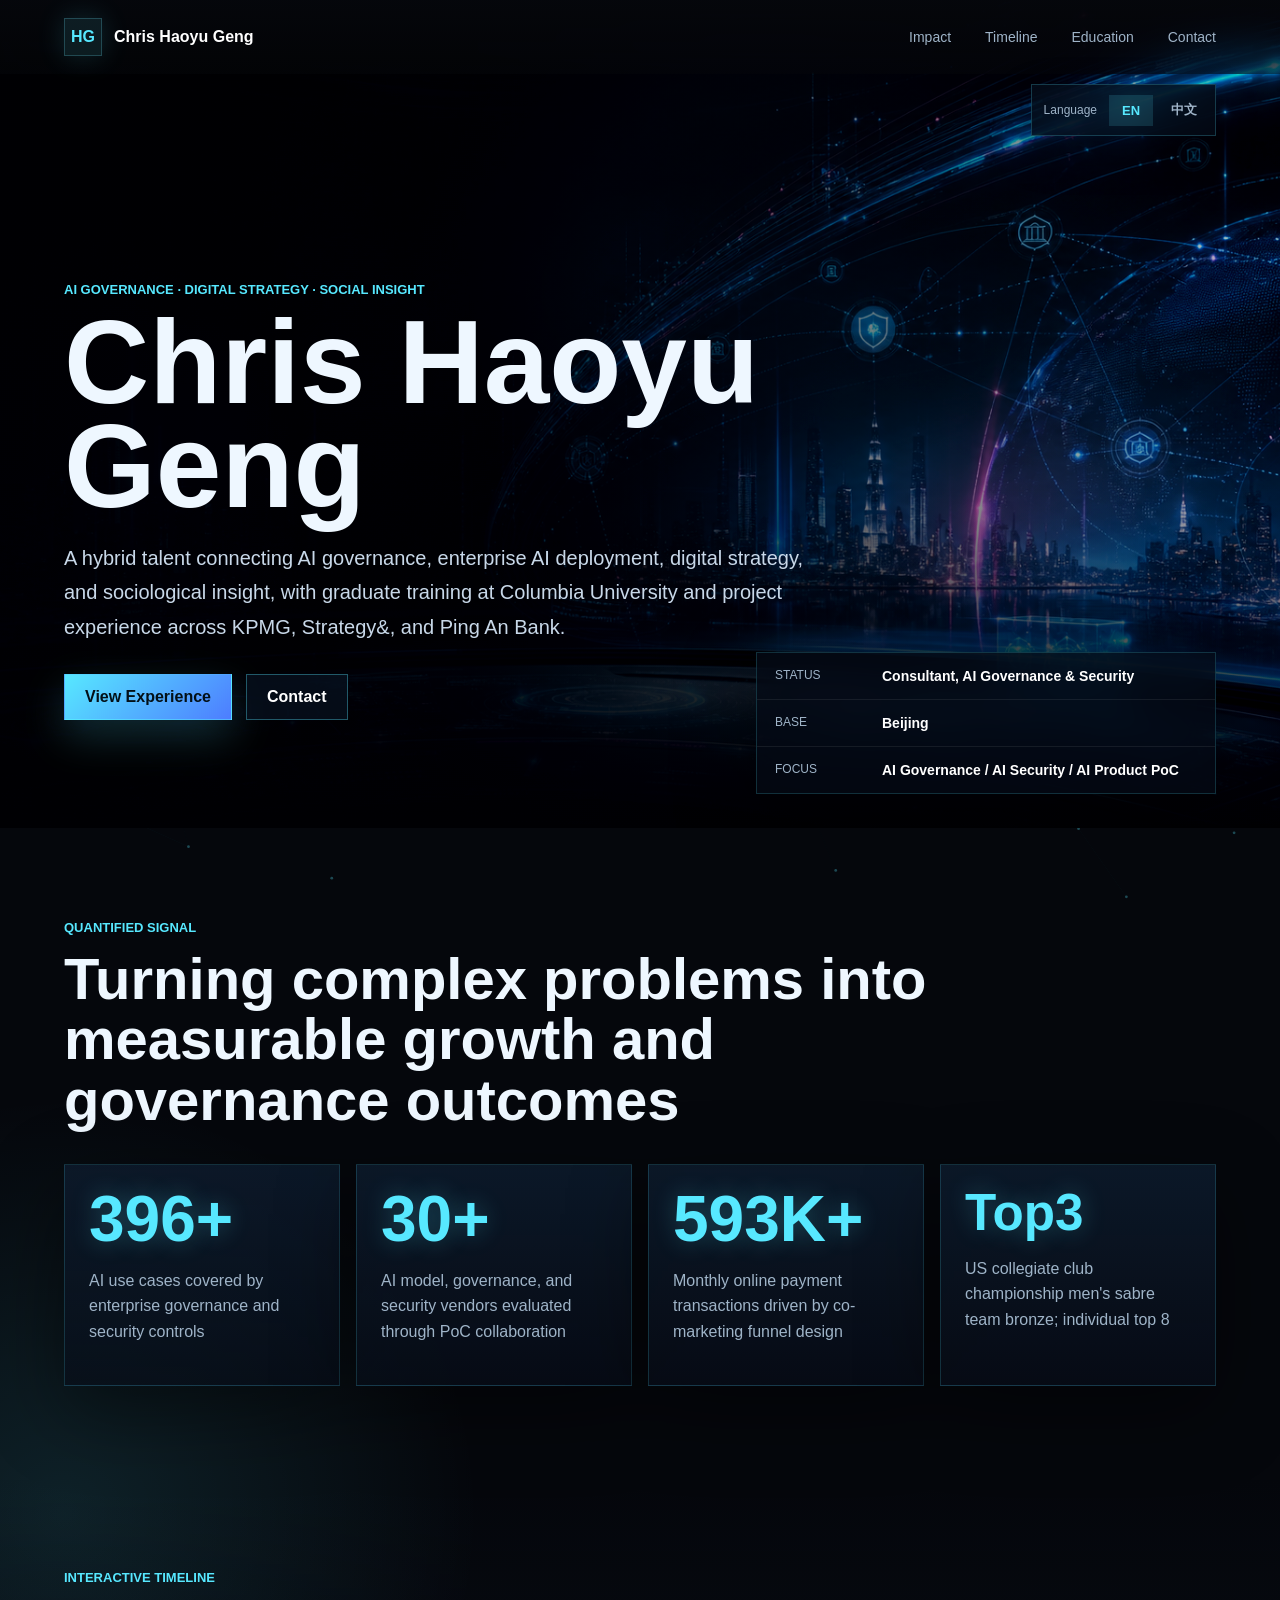
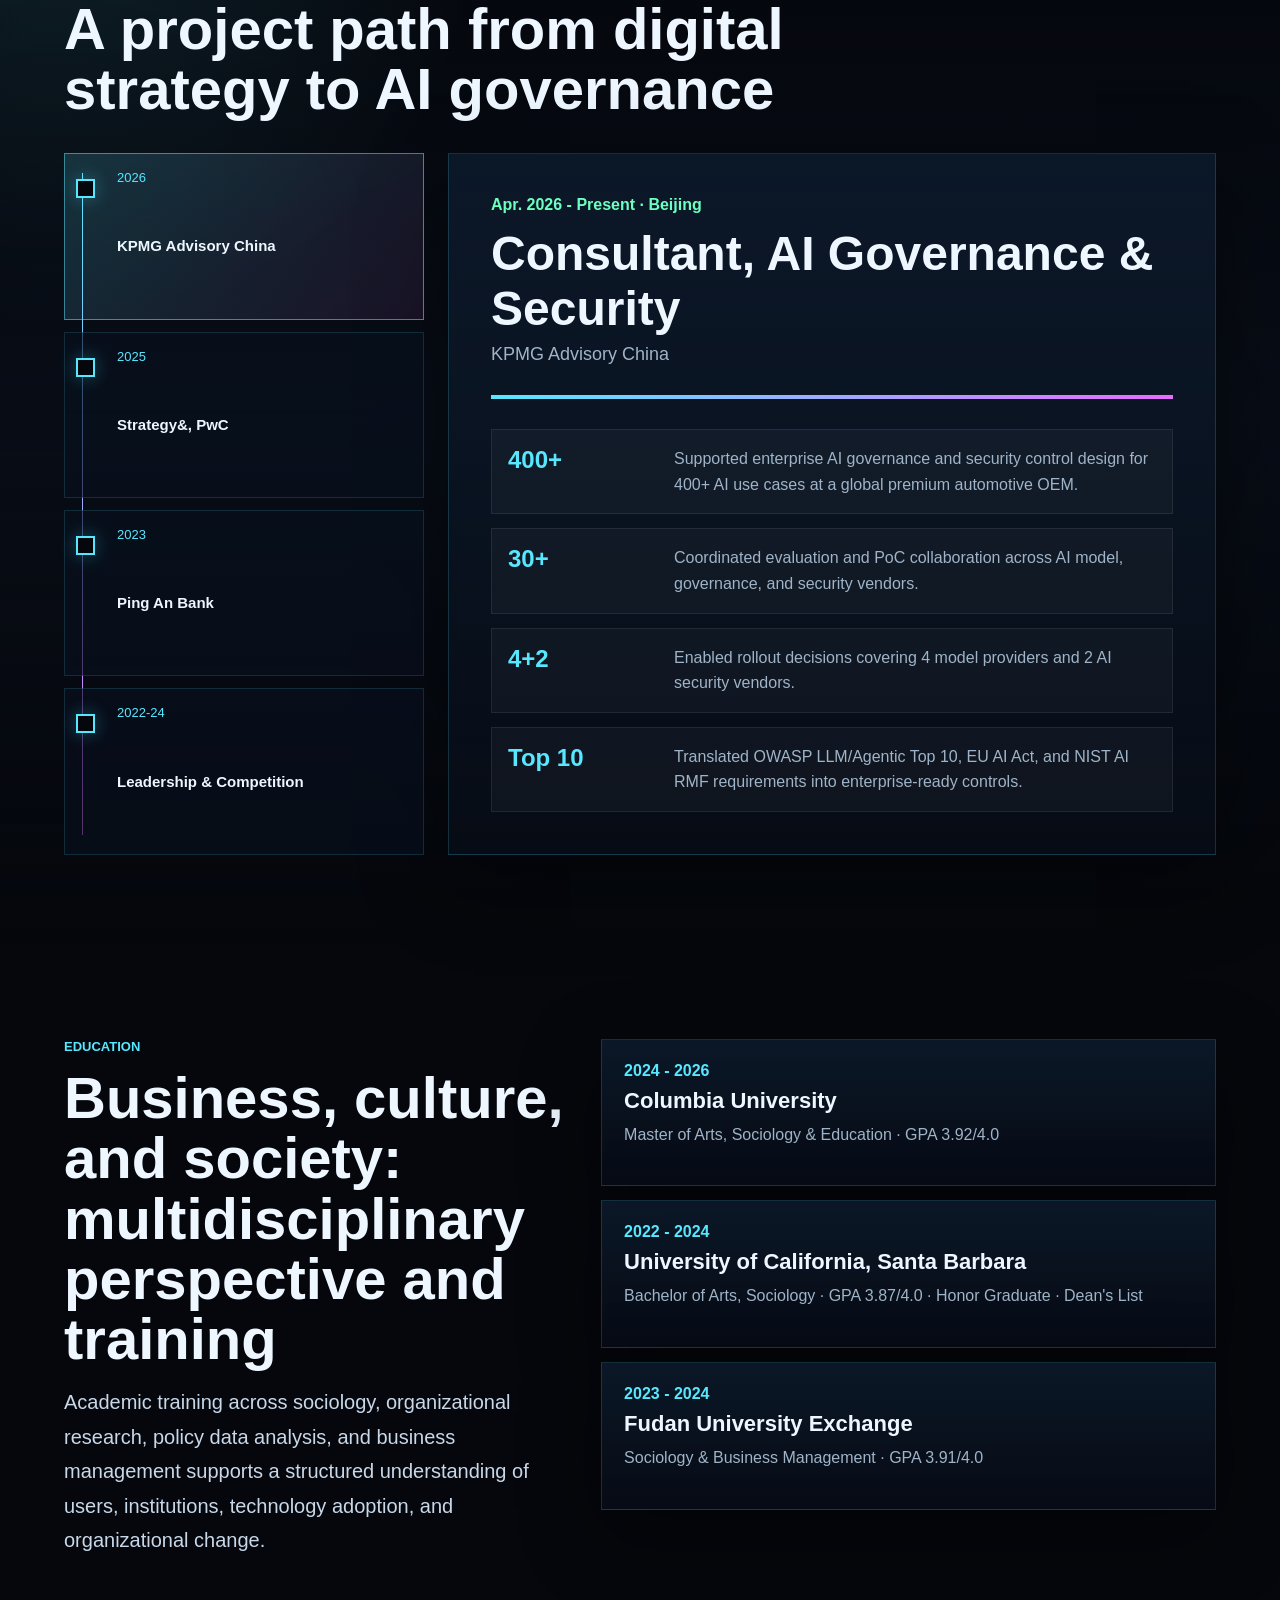
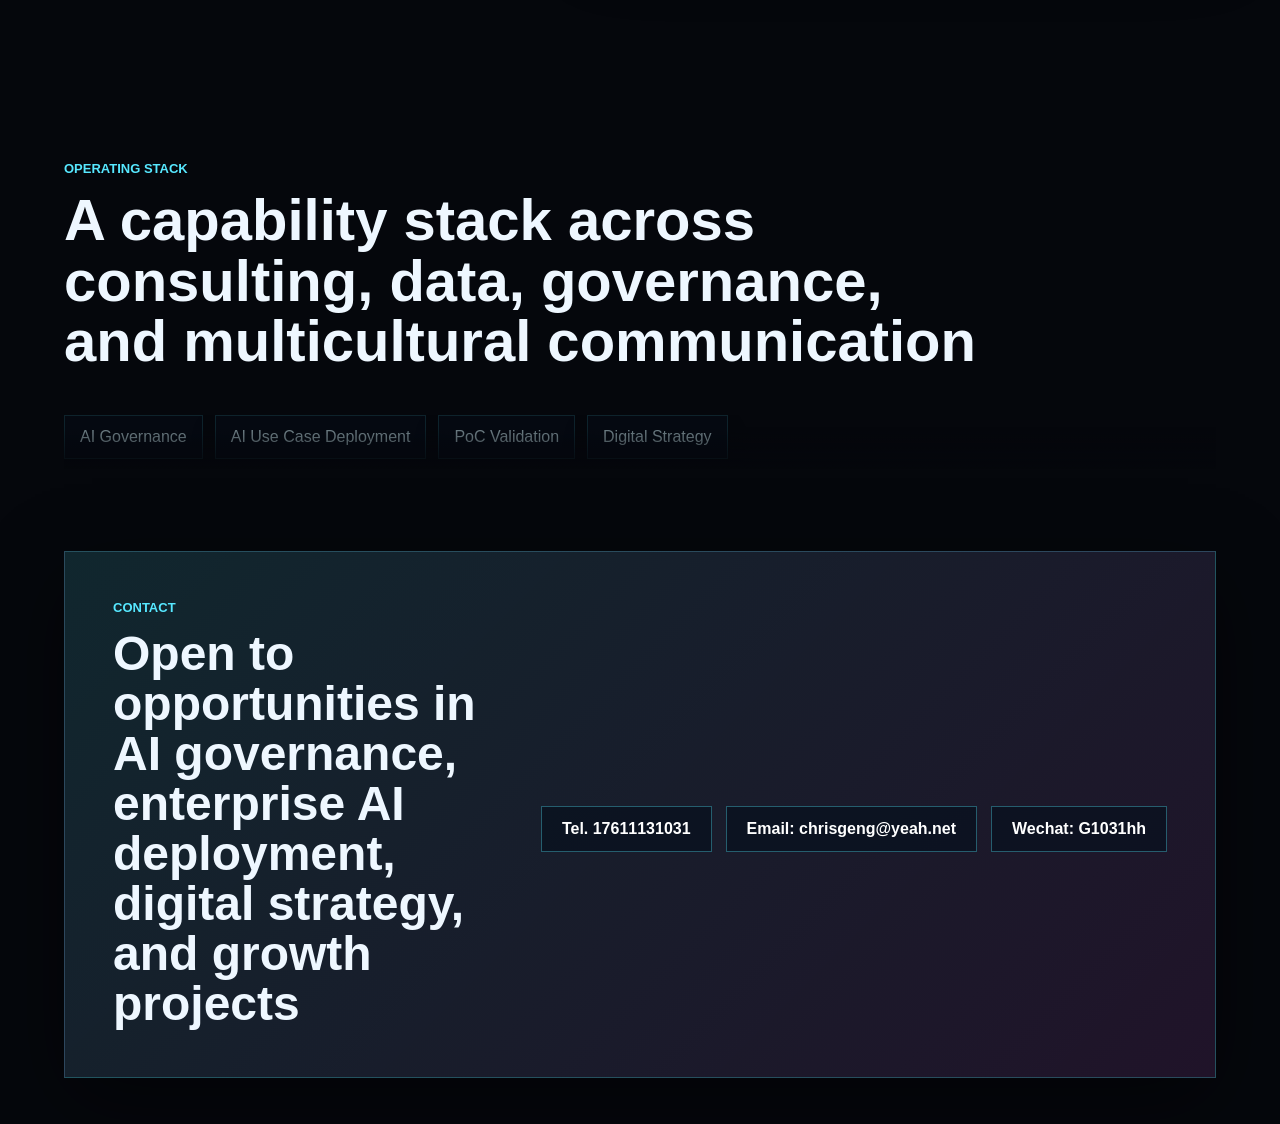
<file: index.html>
<!DOCTYPE html>
<html lang="en" data-language="en">
<head>
  <meta charset="UTF-8">
  <meta name="viewport" content="width=device-width, initial-scale=1.0">
  <meta name="description" content="Chris Haoyu Geng - AI Governance, Enterprise AI Deployment, Digital Strategy, and Social Insight Portfolio">
  <title>Chris Haoyu Geng | AI Governance & Strategy</title>
  <link rel="stylesheet" href="styles.css">
</head>
<body>
  <canvas id="signal-canvas" aria-hidden="true"></canvas>

  <header class="site-header">
    <a class="brand" href="#top" aria-label="Back to top">
      <span class="brand-mark">HG</span>
      <span>Chris Haoyu Geng</span>
    </a>
    <nav class="nav-links" aria-label="Main navigation">
      <a href="#impact">Impact</a>
      <a href="#timeline">Timeline</a>
      <a href="#education">Education</a>
      <a href="#contact">Contact</a>
    </nav>
  </header>

  <div class="language-switch" aria-label="Language switcher">
    <span>Language</span>
    <a class="is-active" href="en.html">EN</a>
    <a href="zh.html">中文</a>
  </div>

  <main id="top">
    <section class="hero">
      <div class="hero-media" aria-hidden="true"></div>
      <div class="hero-content">
        <p class="eyebrow">AI Governance · Digital Strategy · Social Insight</p>
        <h1>Chris Haoyu Geng</h1>
        <p class="hero-copy">A hybrid talent connecting AI governance, enterprise AI deployment, digital strategy, and sociological insight, with graduate training at Columbia University and project experience across KPMG, Strategy&, and Ping An Bank.</p>
        <div class="hero-actions">
          <a class="primary-button" href="#timeline">View Experience</a>
          <button class="ghost-button" id="open-contact" type="button">Contact</button>
        </div>
      </div>
      <aside class="hero-console" aria-label="Profile snapshot">
        <div class="console-row"><span>Status</span><strong>Consultant, AI Governance & Security</strong></div>
        <div class="console-row"><span>Base</span><strong>Beijing</strong></div>
        <div class="console-row"><span>Focus</span><strong>AI Governance / AI Security / AI Product PoC</strong></div>
      </aside>
    </section>

    <section id="impact" class="section">
      <div class="section-heading">
        <p class="eyebrow">Quantified Signal</p>
        <h2>Turning complex problems into measurable growth and governance outcomes</h2>
      </div>
      <div class="metric-grid" aria-label="Key metrics">
        <article class="metric"><span class="metric-number" data-target="400" data-suffix="+">0</span><p>AI use cases covered by enterprise governance and security controls</p></article>
        <article class="metric"><span class="metric-number" data-target="30" data-suffix="+">0</span><p>AI model, governance, and security vendors evaluated through PoC collaboration</p></article>
        <article class="metric"><span class="metric-number" data-target="600" data-suffix="K+">0</span><p>Monthly online payment transactions driven by co-marketing funnel design</p></article>
        <article class="metric"><span class="metric-number text-metric">Top3</span><p>US collegiate club championship men's sabre team bronze; individual top 8</p></article>
      </div>
    </section>

    <section id="timeline" class="section timeline-section">
      <div class="section-heading">
        <p class="eyebrow">Interactive Timeline</p>
        <h2>A project path from digital strategy to AI governance</h2>
      </div>
      <div class="timeline-layout">
        <div class="timeline-controls" role="tablist" aria-label="Work experience timeline">
          <button class="timeline-node is-active" type="button" role="tab" aria-selected="true" data-index="0"><span>2026</span><strong>KPMG Advisory China</strong></button>
          <button class="timeline-node" type="button" role="tab" aria-selected="false" data-index="1"><span>2025</span><strong>Strategy&, PwC</strong></button>
          <button class="timeline-node" type="button" role="tab" aria-selected="false" data-index="2"><span>2023</span><strong>Ping An Bank</strong></button>
          <button class="timeline-node" type="button" role="tab" aria-selected="false" data-index="3"><span>2022-24</span><strong>Leadership & Competition</strong></button>
        </div>
        <article class="experience-panel" aria-live="polite">
          <div class="panel-kicker" id="experience-date"></div>
          <h3 id="experience-title"></h3>
          <p id="experience-org"></p>
          <div class="progress-track" aria-hidden="true"><span id="progress-bar"></span></div>
          <div id="achievement-list" class="achievement-list"></div>
        </article>
      </div>
    </section>

    <section id="education" class="section split-section">
      <div>
        <p class="eyebrow">Education</p>
        <h2>Business, culture, and society: multidisciplinary perspective and training</h2>
        <p class="body-copy">Academic training across sociology, organizational research, policy data analysis, and business management supports a structured understanding of users, institutions, technology adoption, and organizational change.</p>
      </div>
      <div class="education-list">
        <article><span>2024 - 2026</span><h3>Columbia University</h3><p>Master of Arts, Sociology & Education · GPA 3.92/4.0</p></article>
        <article><span>2022 - 2024</span><h3>University of California, Santa Barbara</h3><p>Bachelor of Arts, Sociology · GPA 3.87/4.0 · Honor Graduate · Dean's List</p></article>
        <article><span>2023 - 2024</span><h3>Fudan University Exchange</h3><p>Sociology & Business Management · GPA 3.91/4.0</p></article>
      </div>
    </section>

    <section class="section skills-section">
      <div class="section-heading">
        <p class="eyebrow">Operating Stack</p>
        <h2>A capability stack across consulting, data, governance, and multicultural communication</h2>
      </div>
      <div class="skill-cloud" id="skill-cloud" aria-label="Skills">
        <span>AI Governance</span><span>AI Use Case Deployment</span><span>PoC Validation</span><span>Digital Strategy</span><span>Customer Journey</span><span>Competitive Benchmarking</span><span>Python</span><span>Stata</span><span>Think-cell</span><span>English</span><span>Japanese</span><span>Spanish</span>
      </div>
    </section>

    <section id="contact" class="contact-section">
      <div><p class="eyebrow">Contact</p><h2>Open to opportunities in AI governance, enterprise AI deployment, digital strategy, and growth projects</h2></div>
      <div class="contact-actions">
        <button type="button" class="copy-contact" data-copy="17611131031">Tel. 17611131031</button>
        <button type="button" class="copy-contact" data-copy="chrisgeng@yeah.net">Email: chrisgeng@yeah.net</button>
        <button type="button" class="copy-contact" data-copy="G1031hh">Wechat: G1031hh</button>
      </div>
    </section>
  </main>

  <div class="contact-modal" id="contact-modal" aria-hidden="true">
    <div class="modal-backdrop" data-close-contact></div>
    <section class="modal-card" role="dialog" aria-modal="true" aria-labelledby="contact-modal-title">
      <button class="modal-close" type="button" data-close-contact aria-label="Close contact dialog">×</button>
      <p class="eyebrow">Direct Contact</p>
      <h2 id="contact-modal-title">Contact Details</h2>
      <div class="modal-contact-list">
        <button type="button" class="copy-contact" data-copy="17611131031">Tel. 17611131031</button>
        <button type="button" class="copy-contact" data-copy="chrisgeng@yeah.net">Email: chrisgeng@yeah.net</button>
        <button type="button" class="copy-contact" data-copy="G1031hh">Wechat: G1031hh</button>
      </div>
      <p class="copy-hint" id="copy-hint">Click any contact item to copy</p>
    </section>
  </div>

  <script src="script-i18n.js"></script>
</body>
</html>
</file>
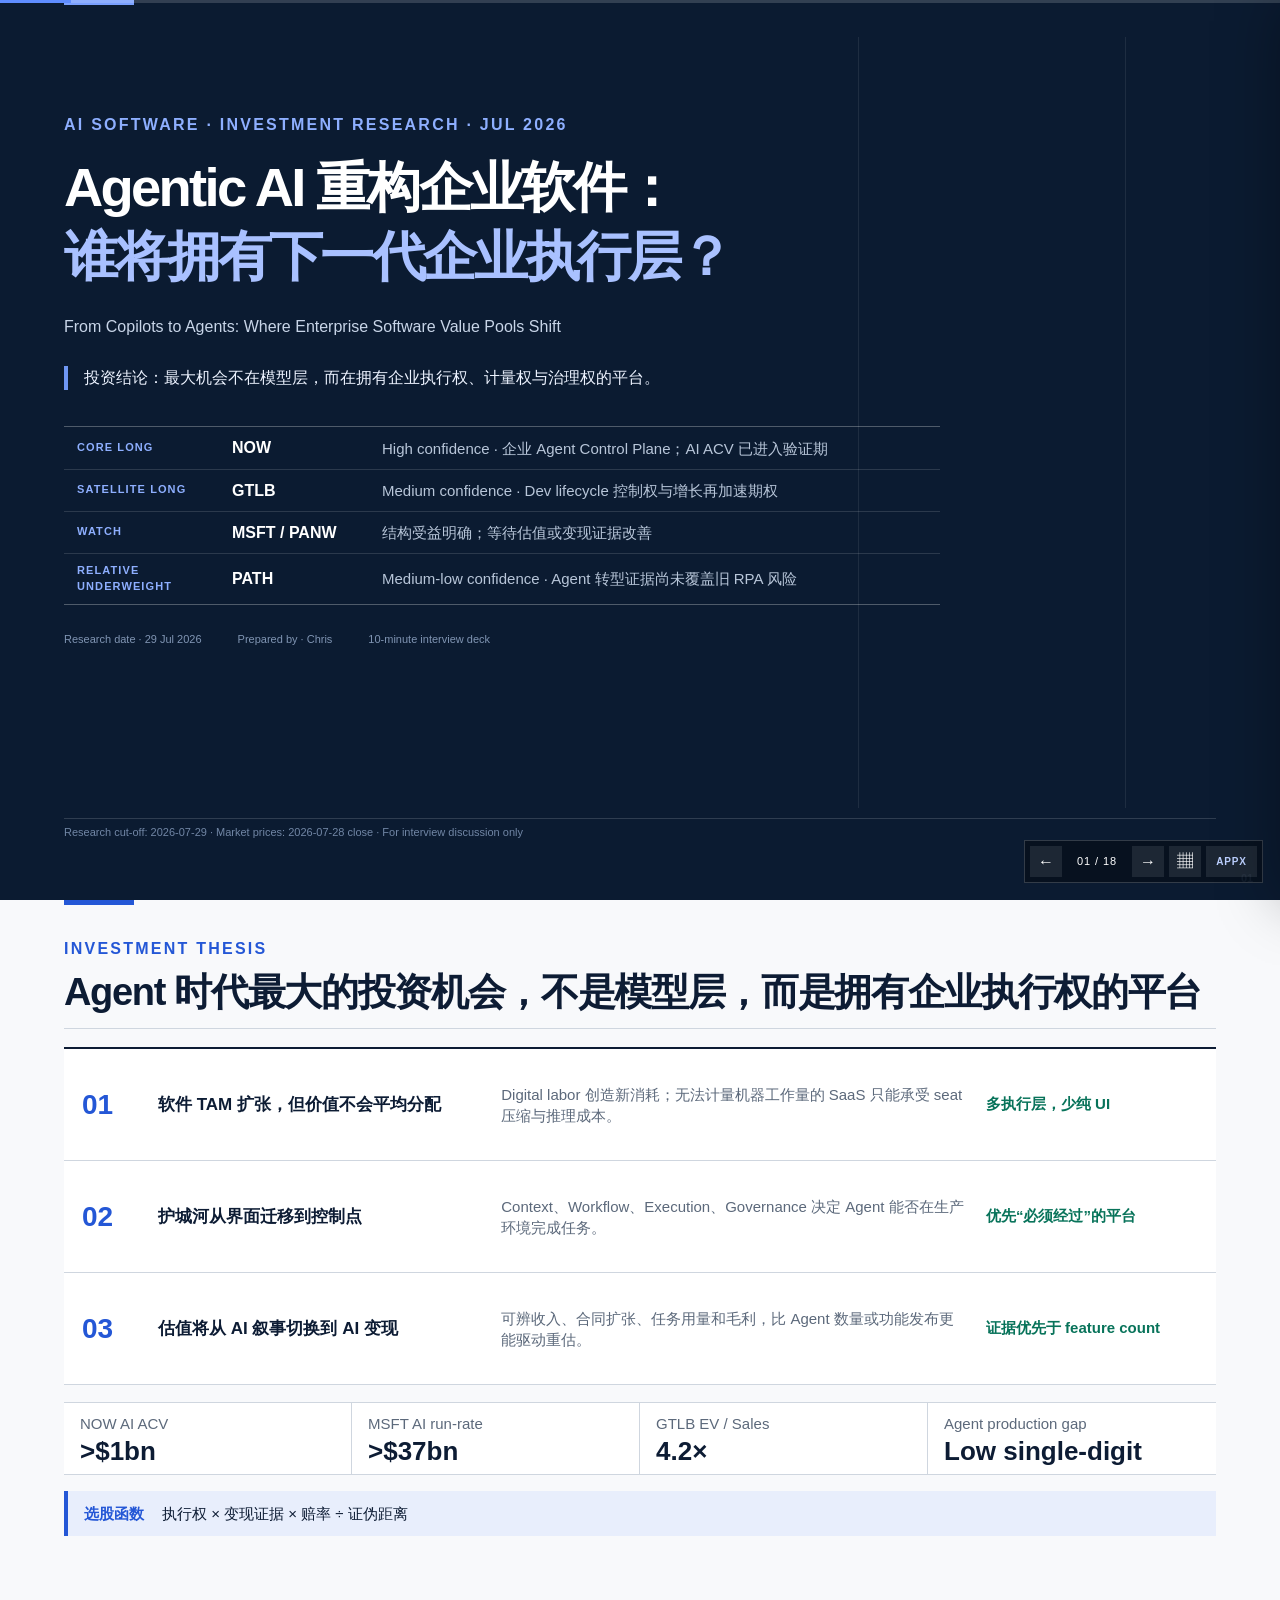
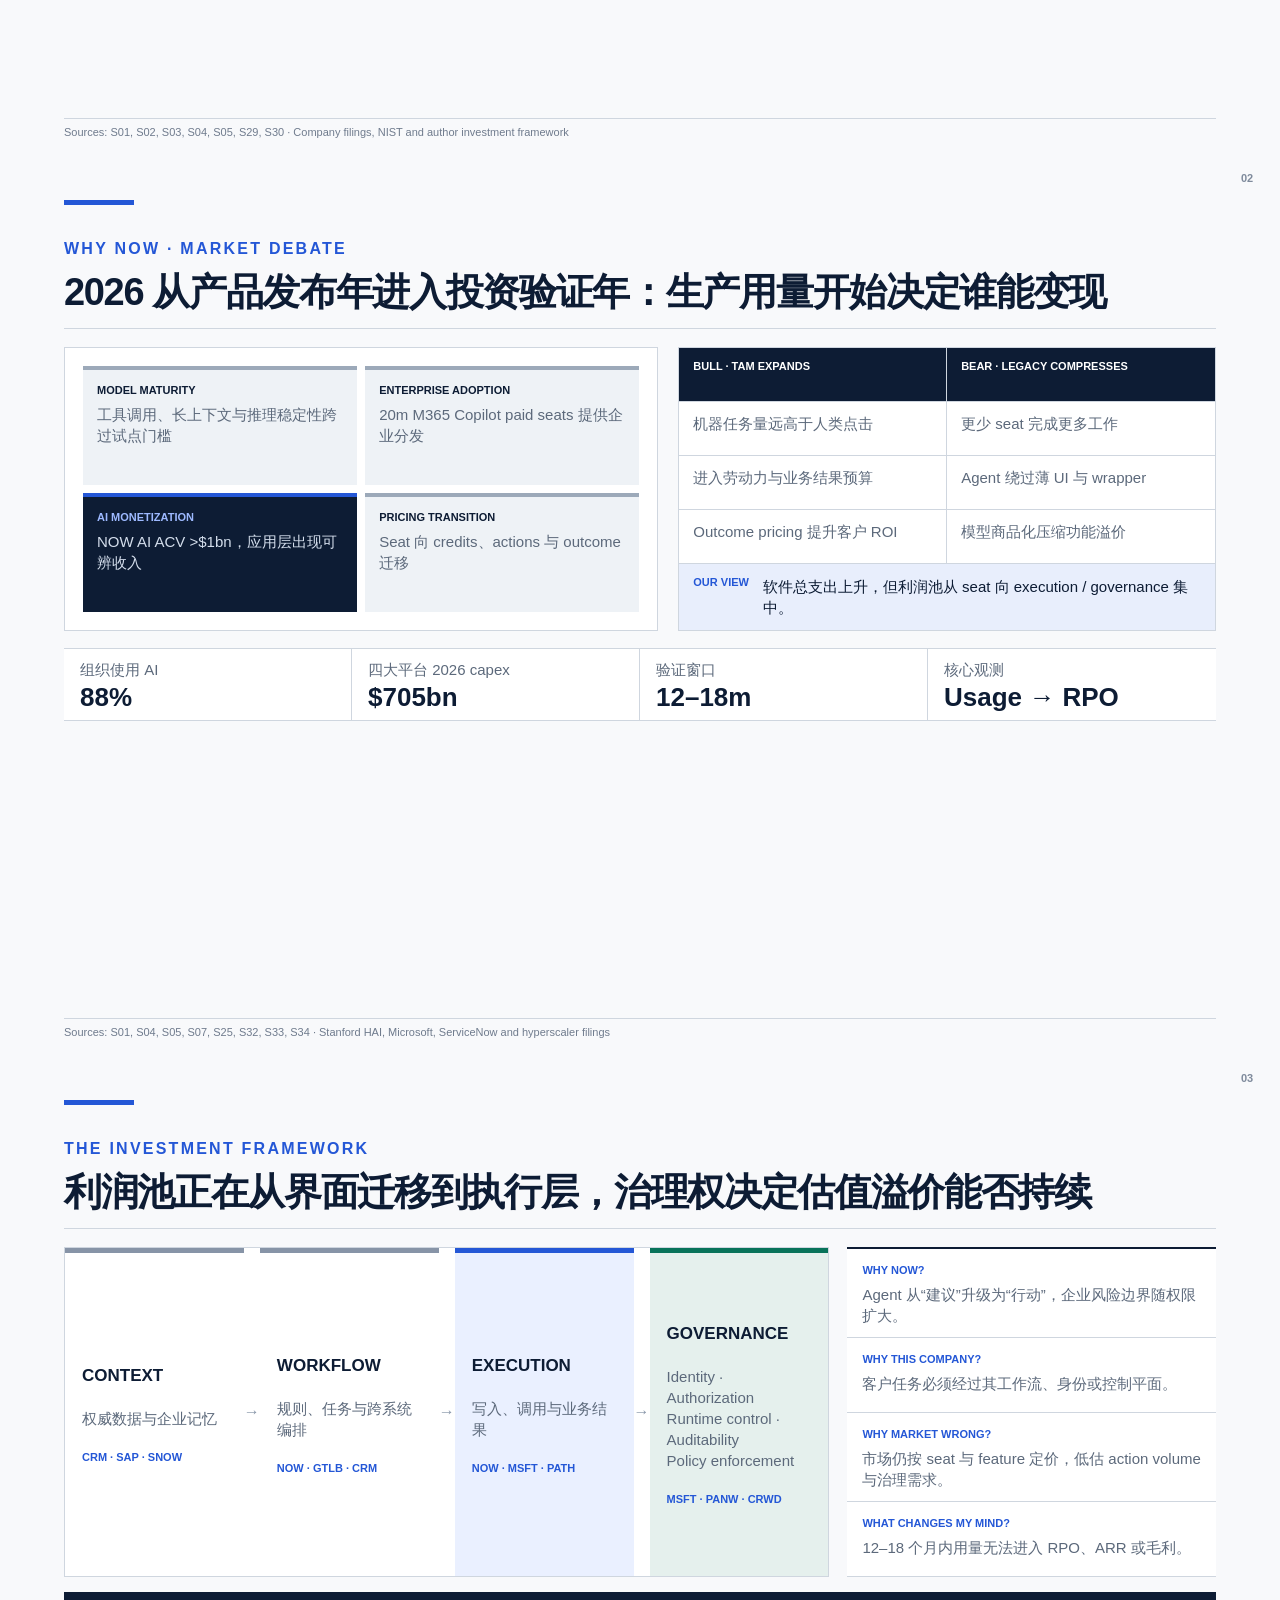
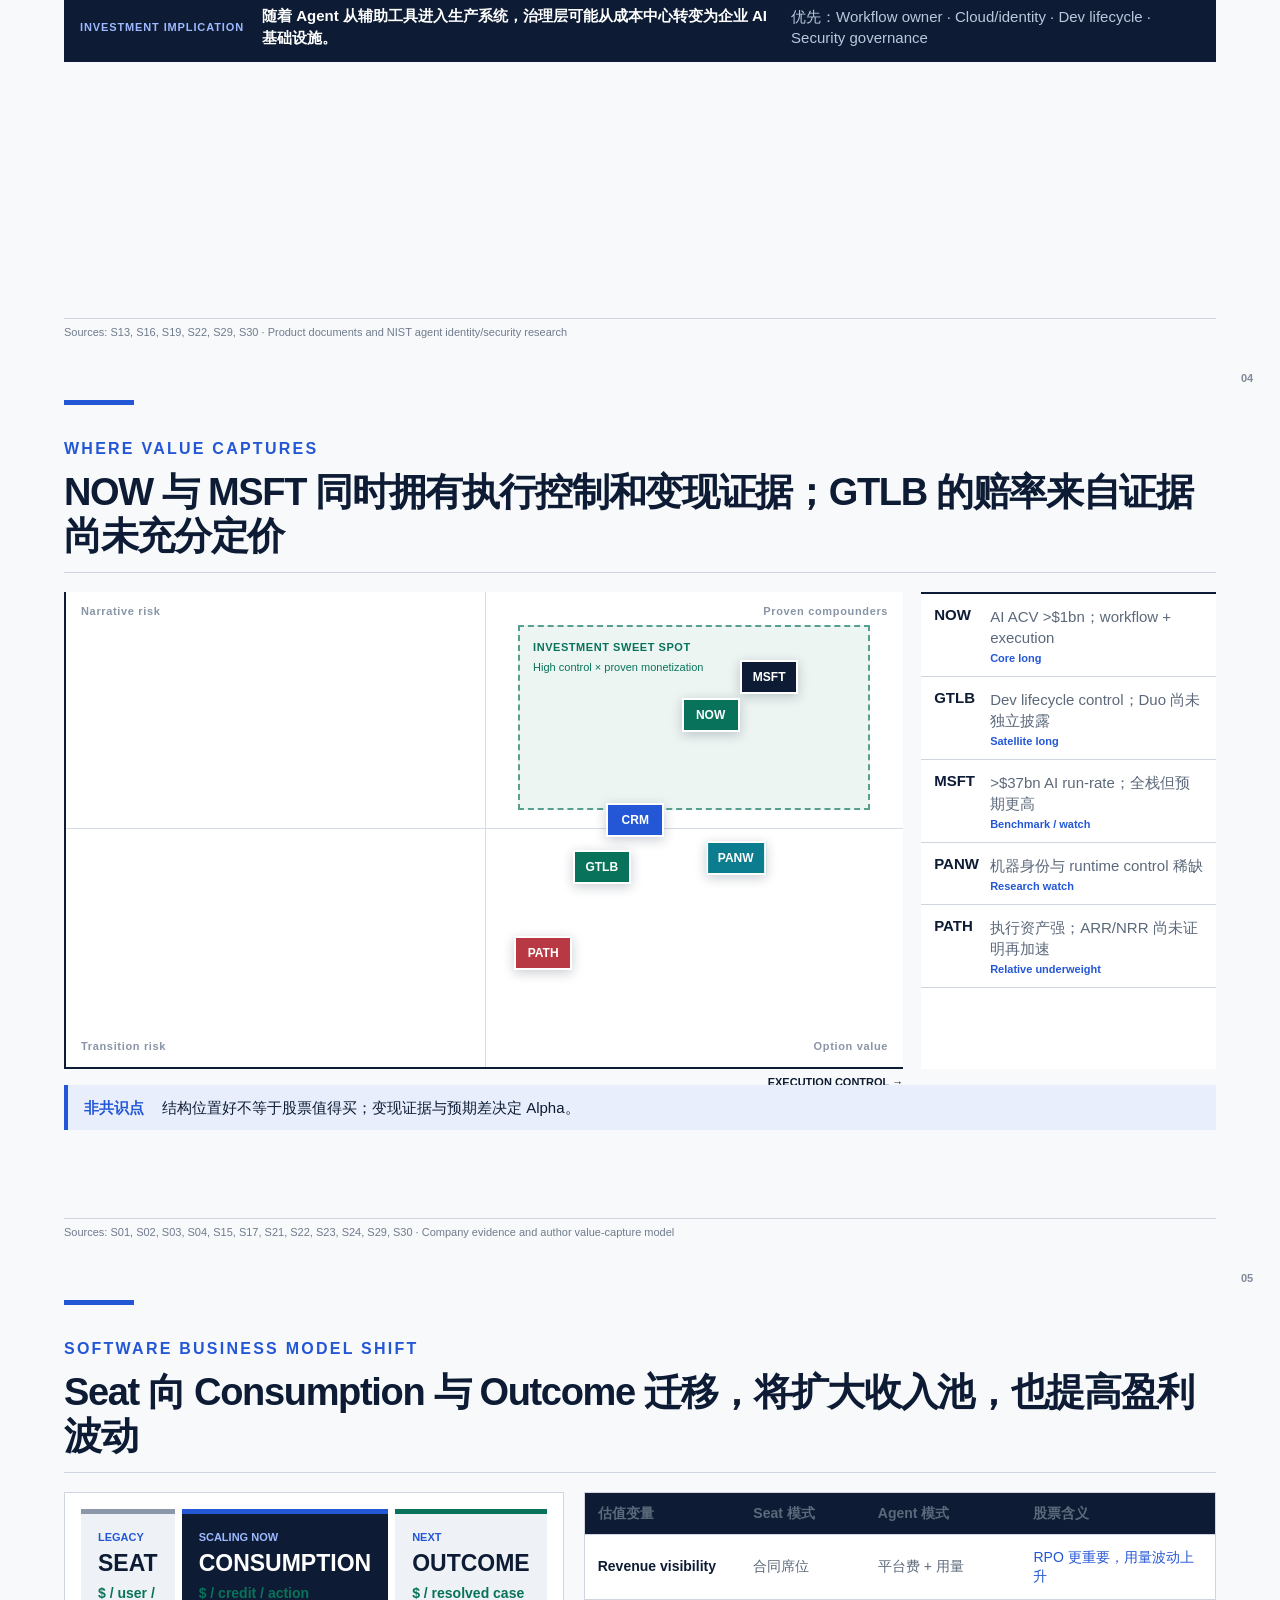
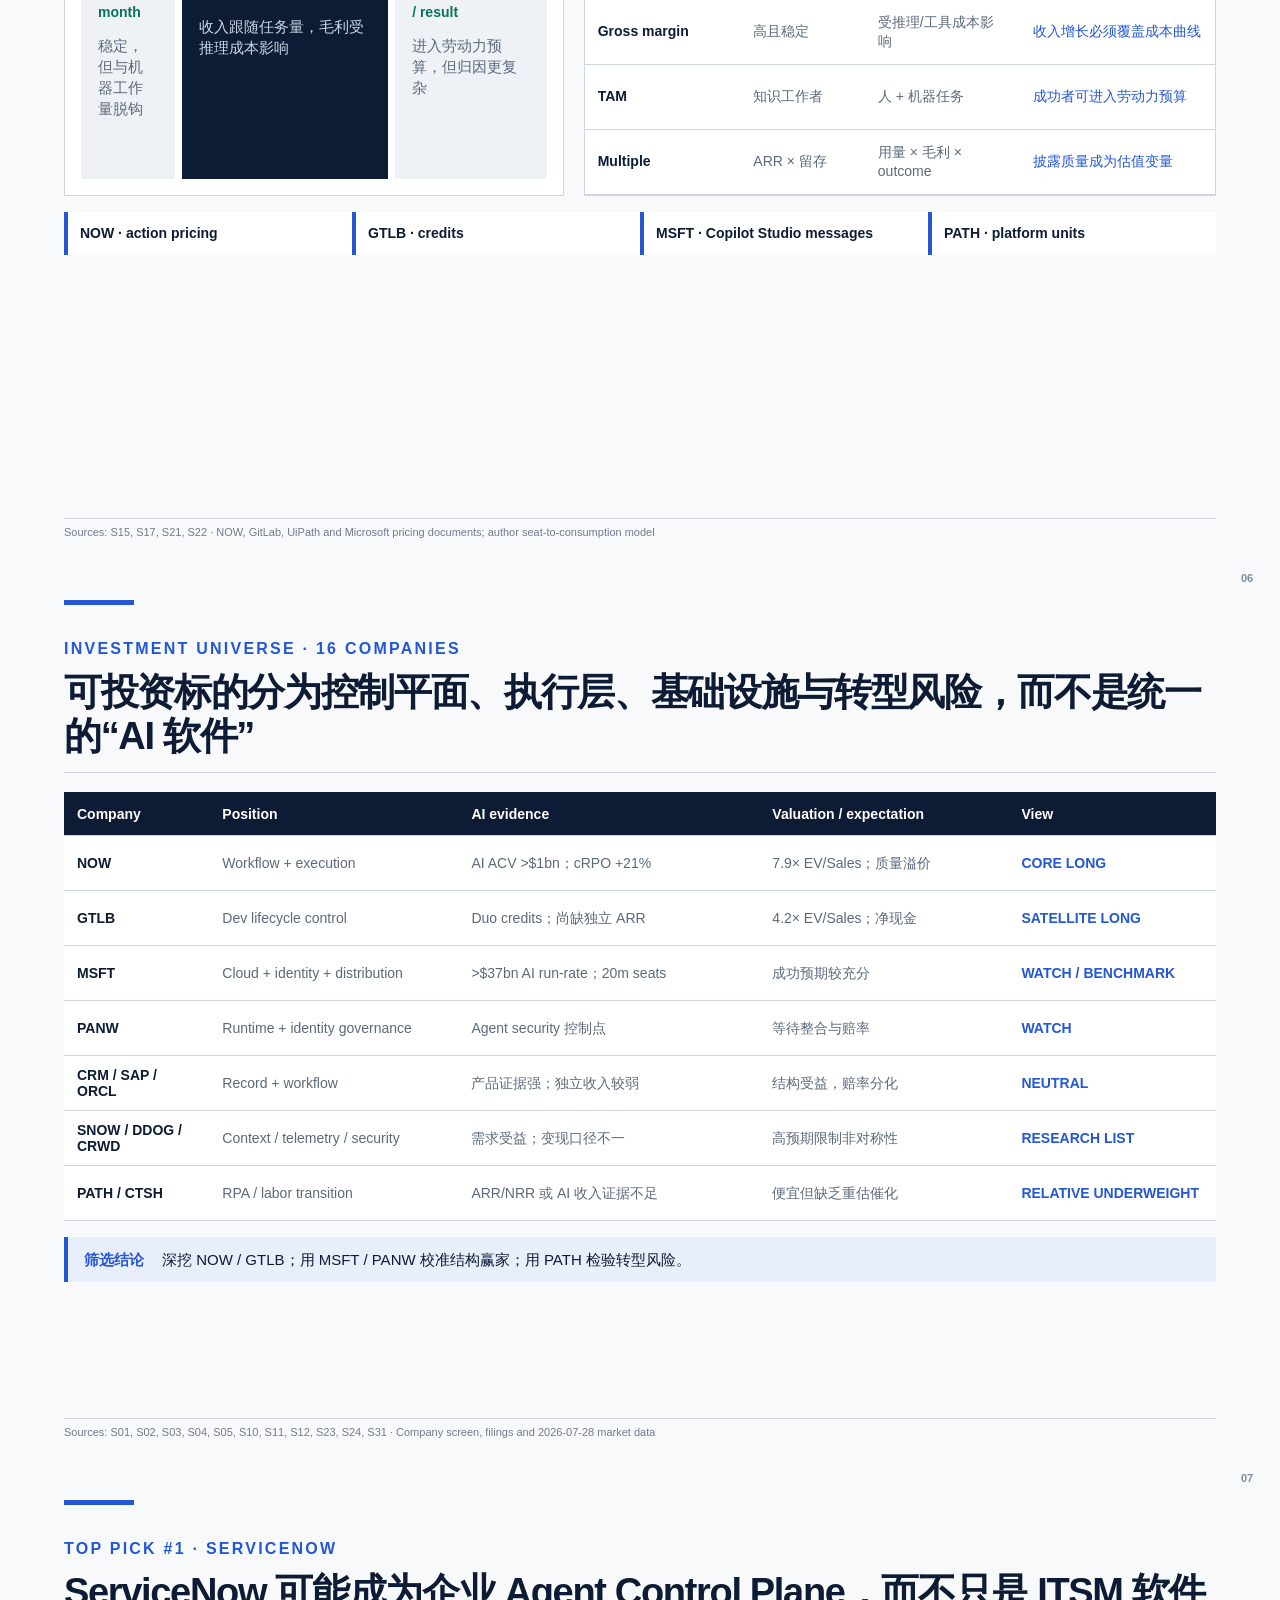
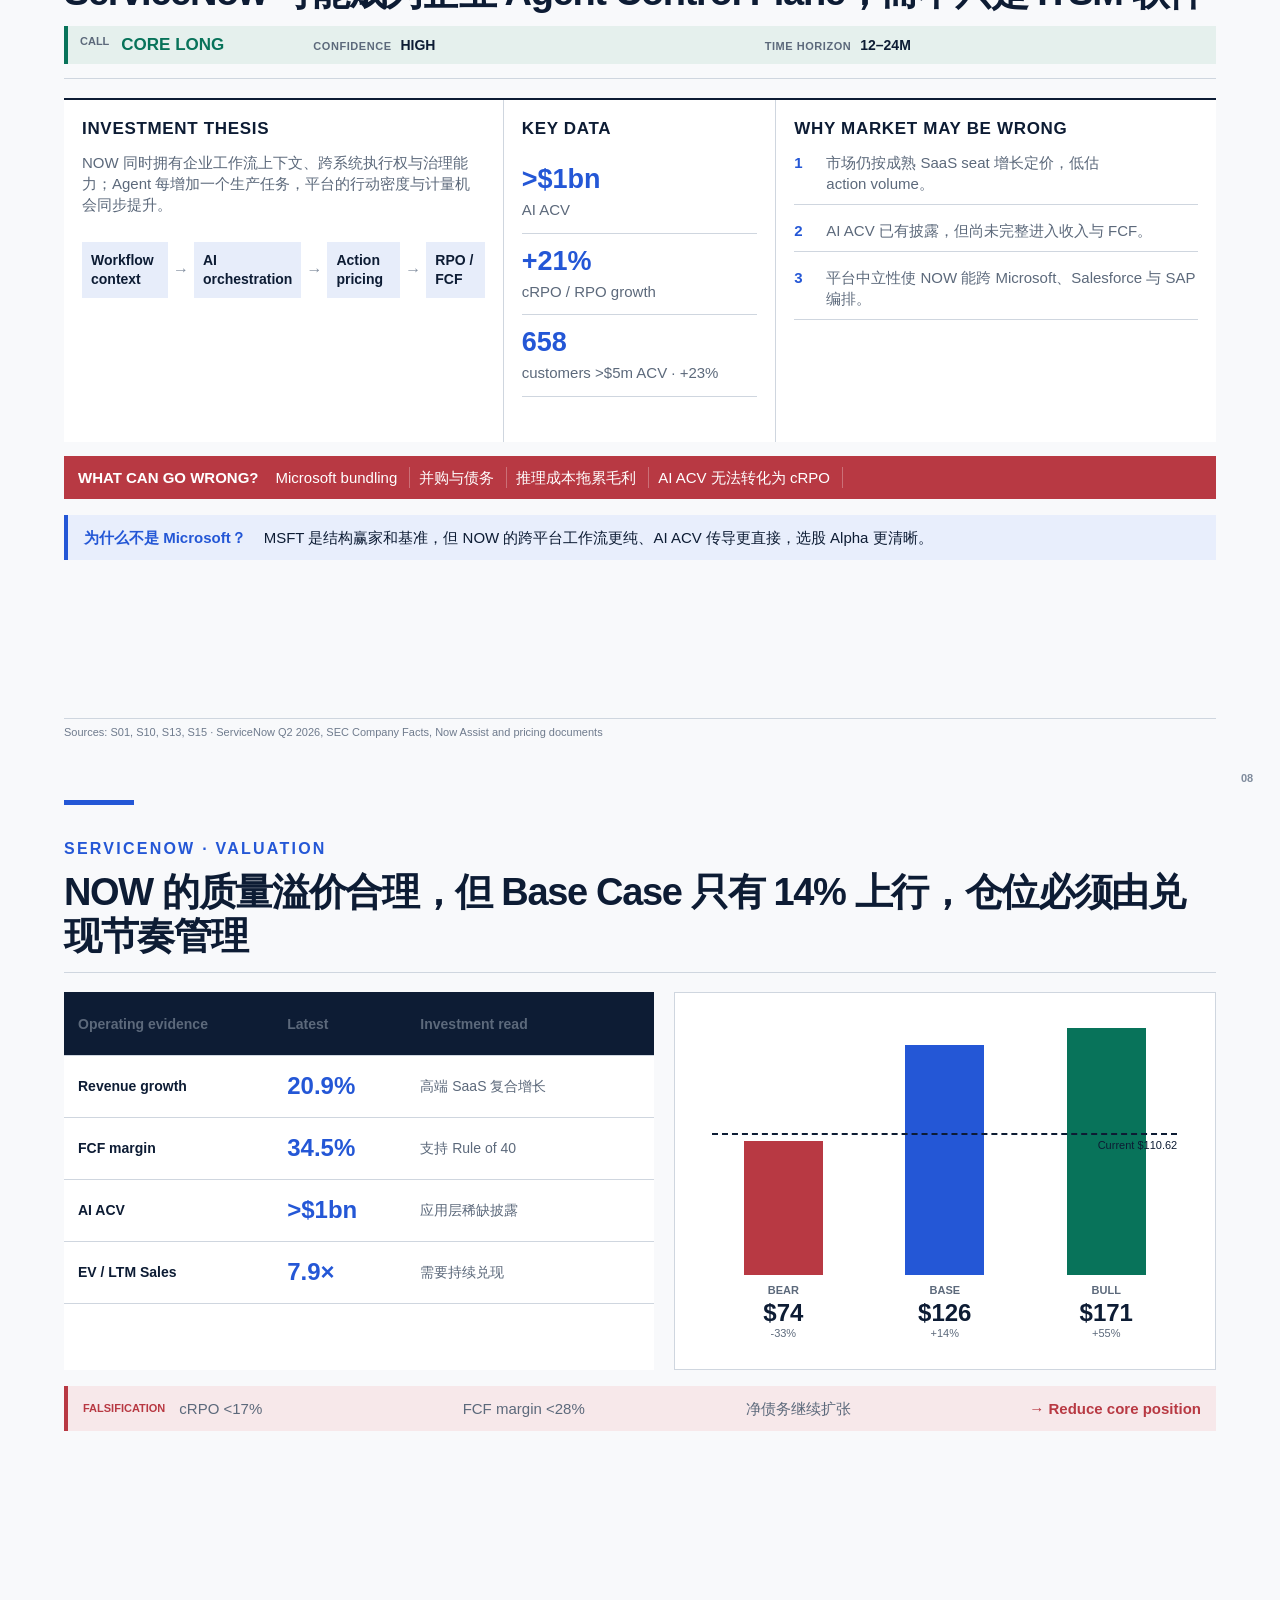
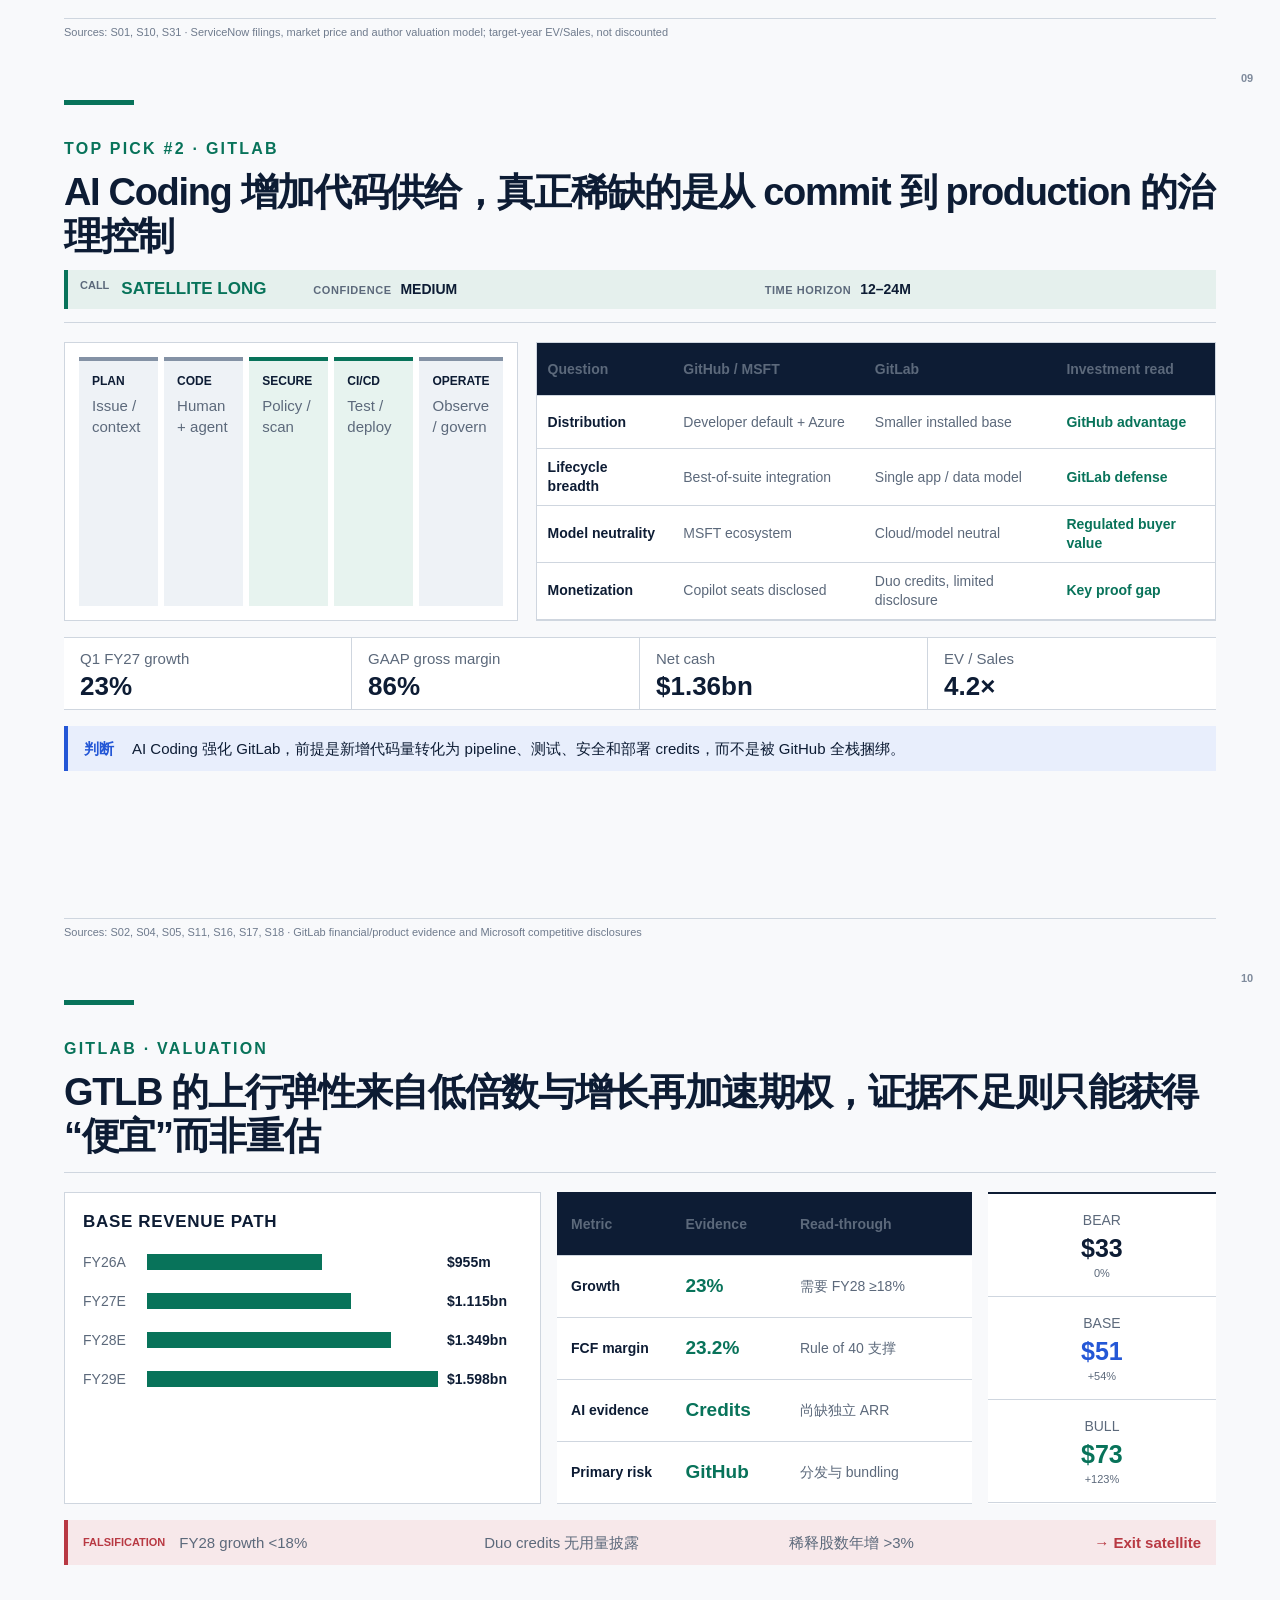
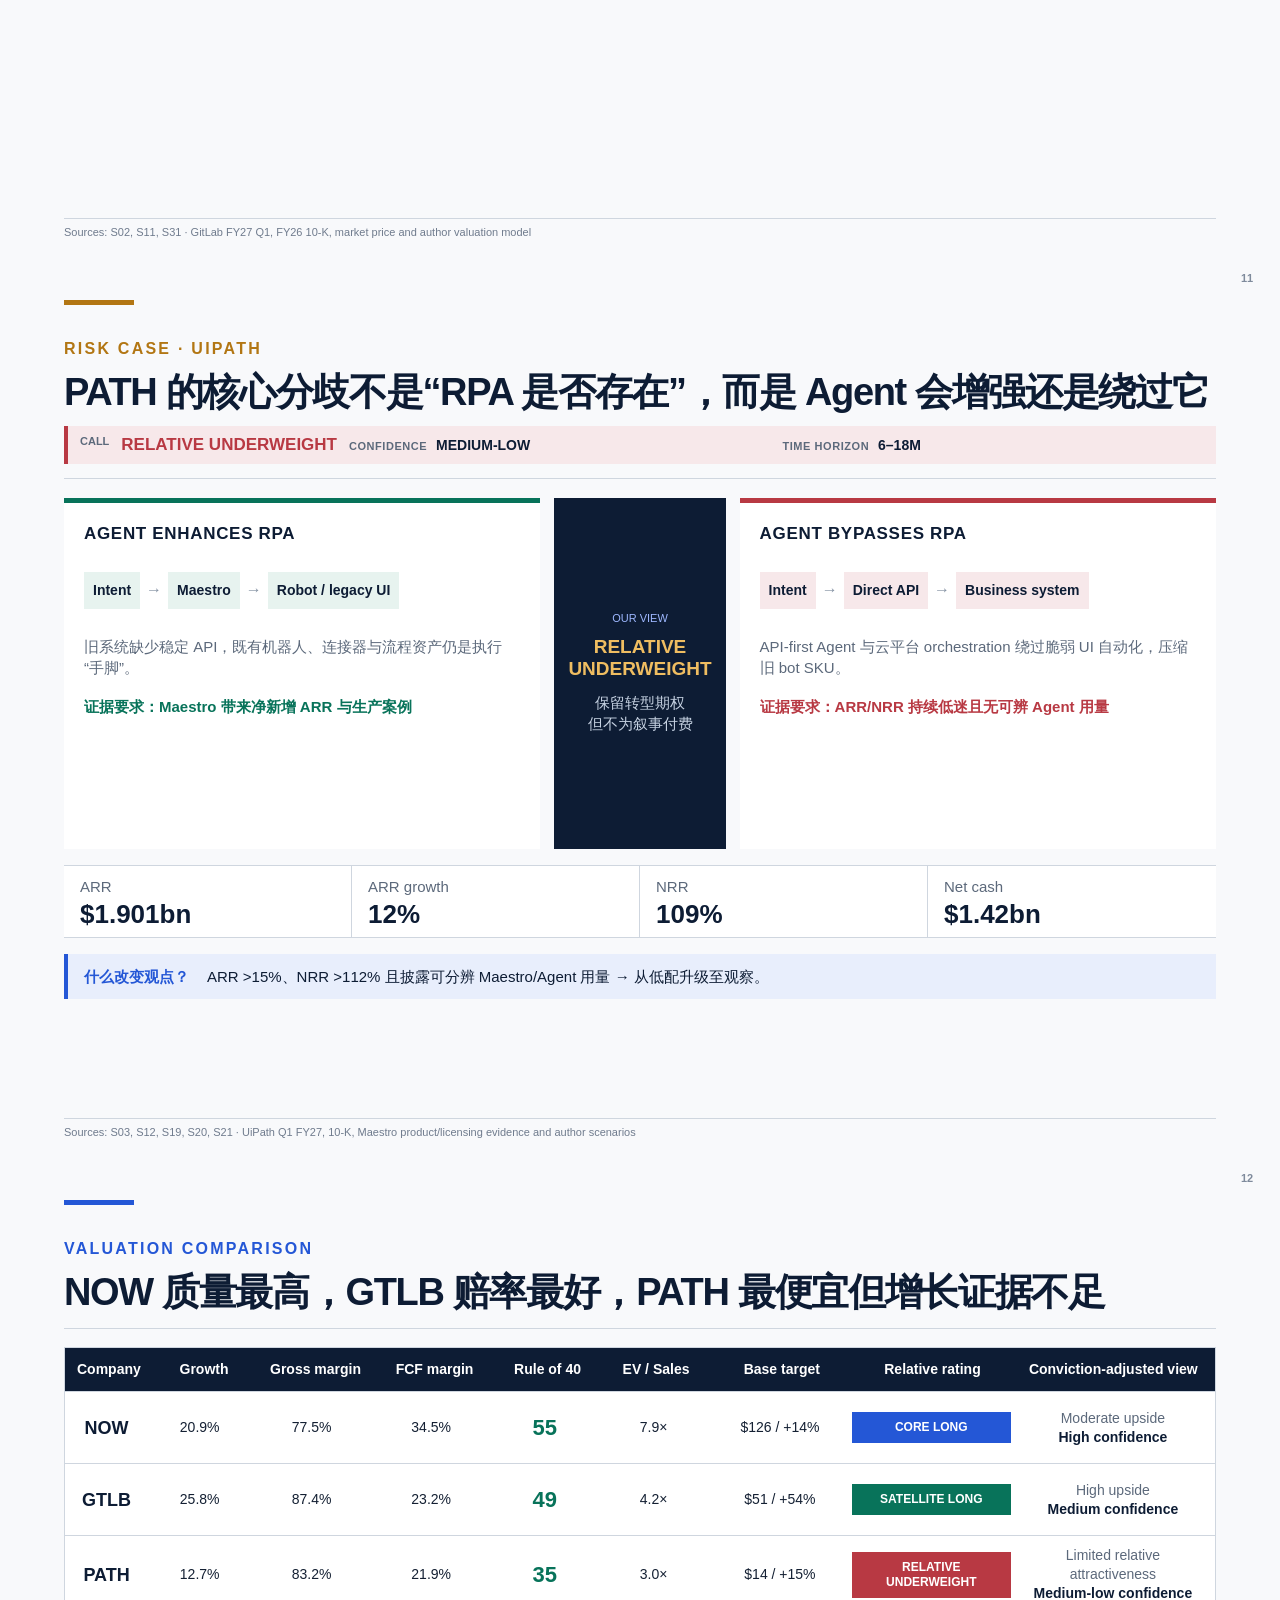
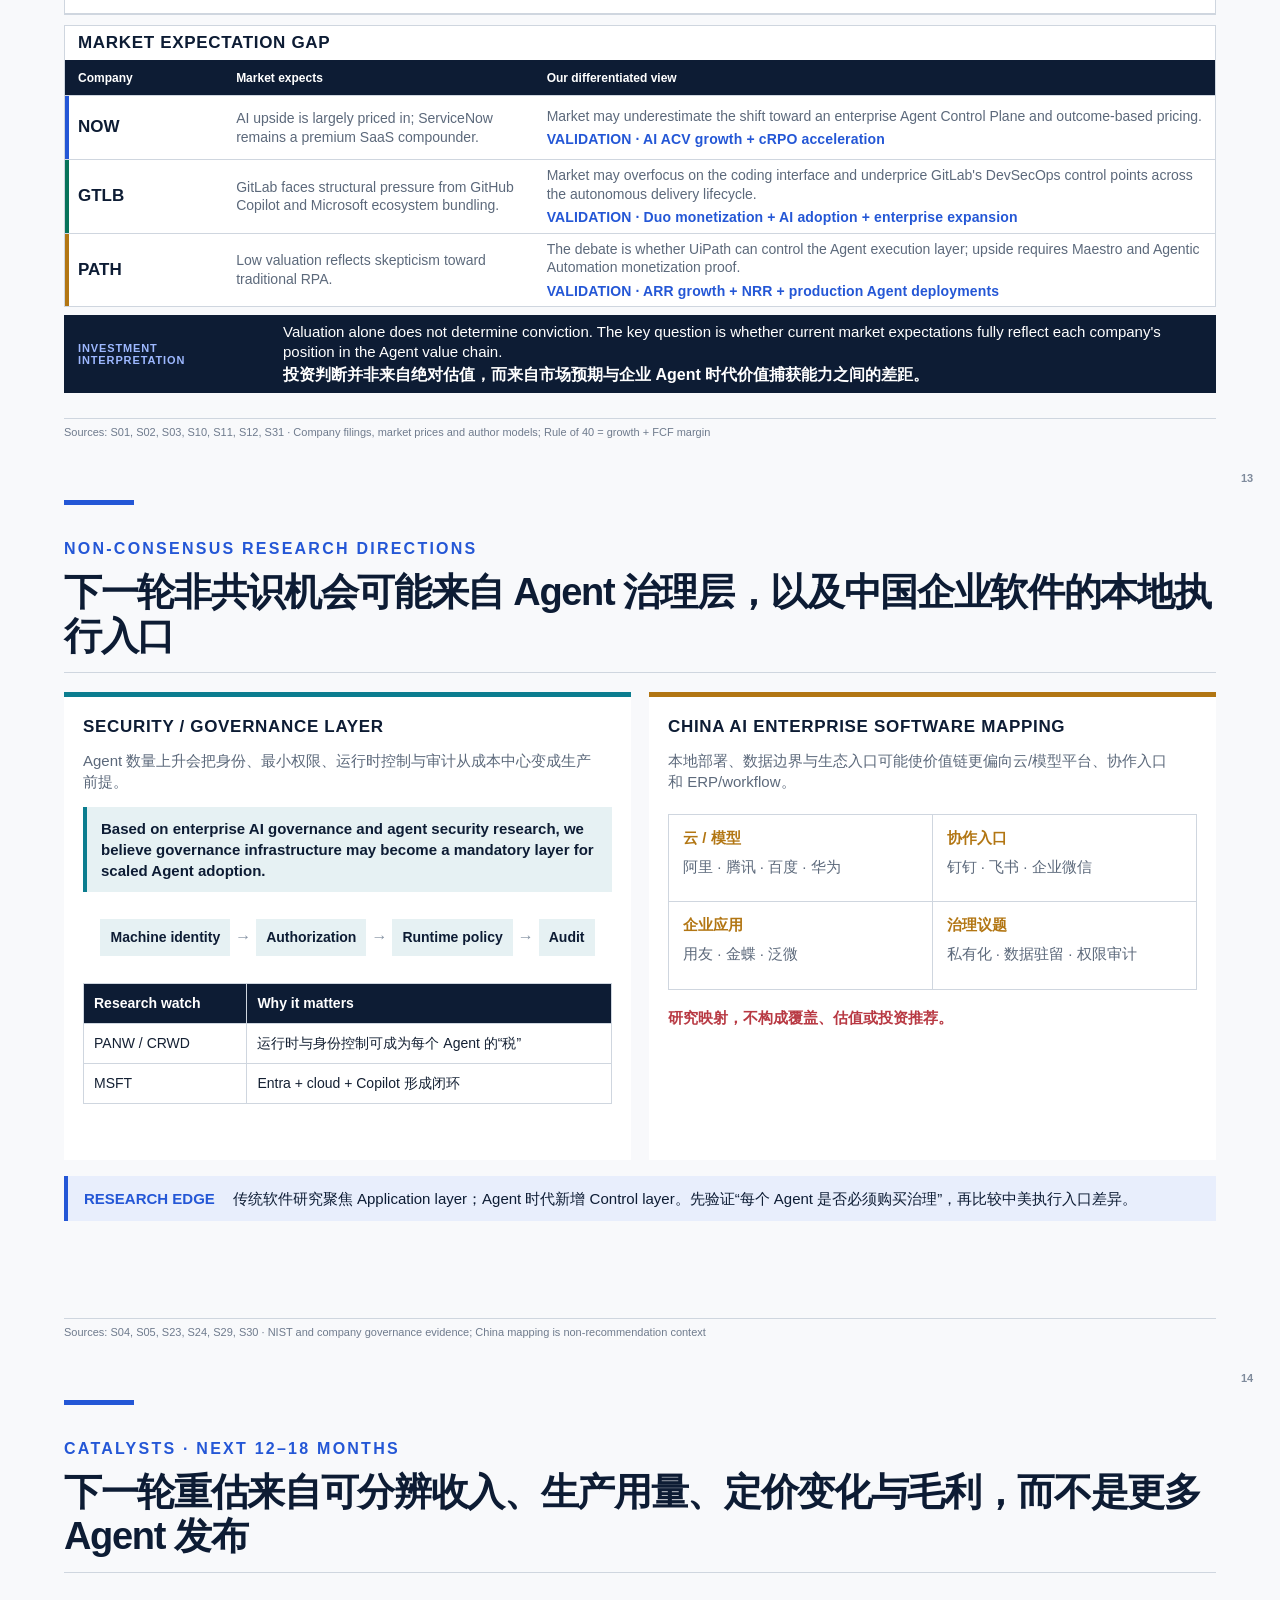
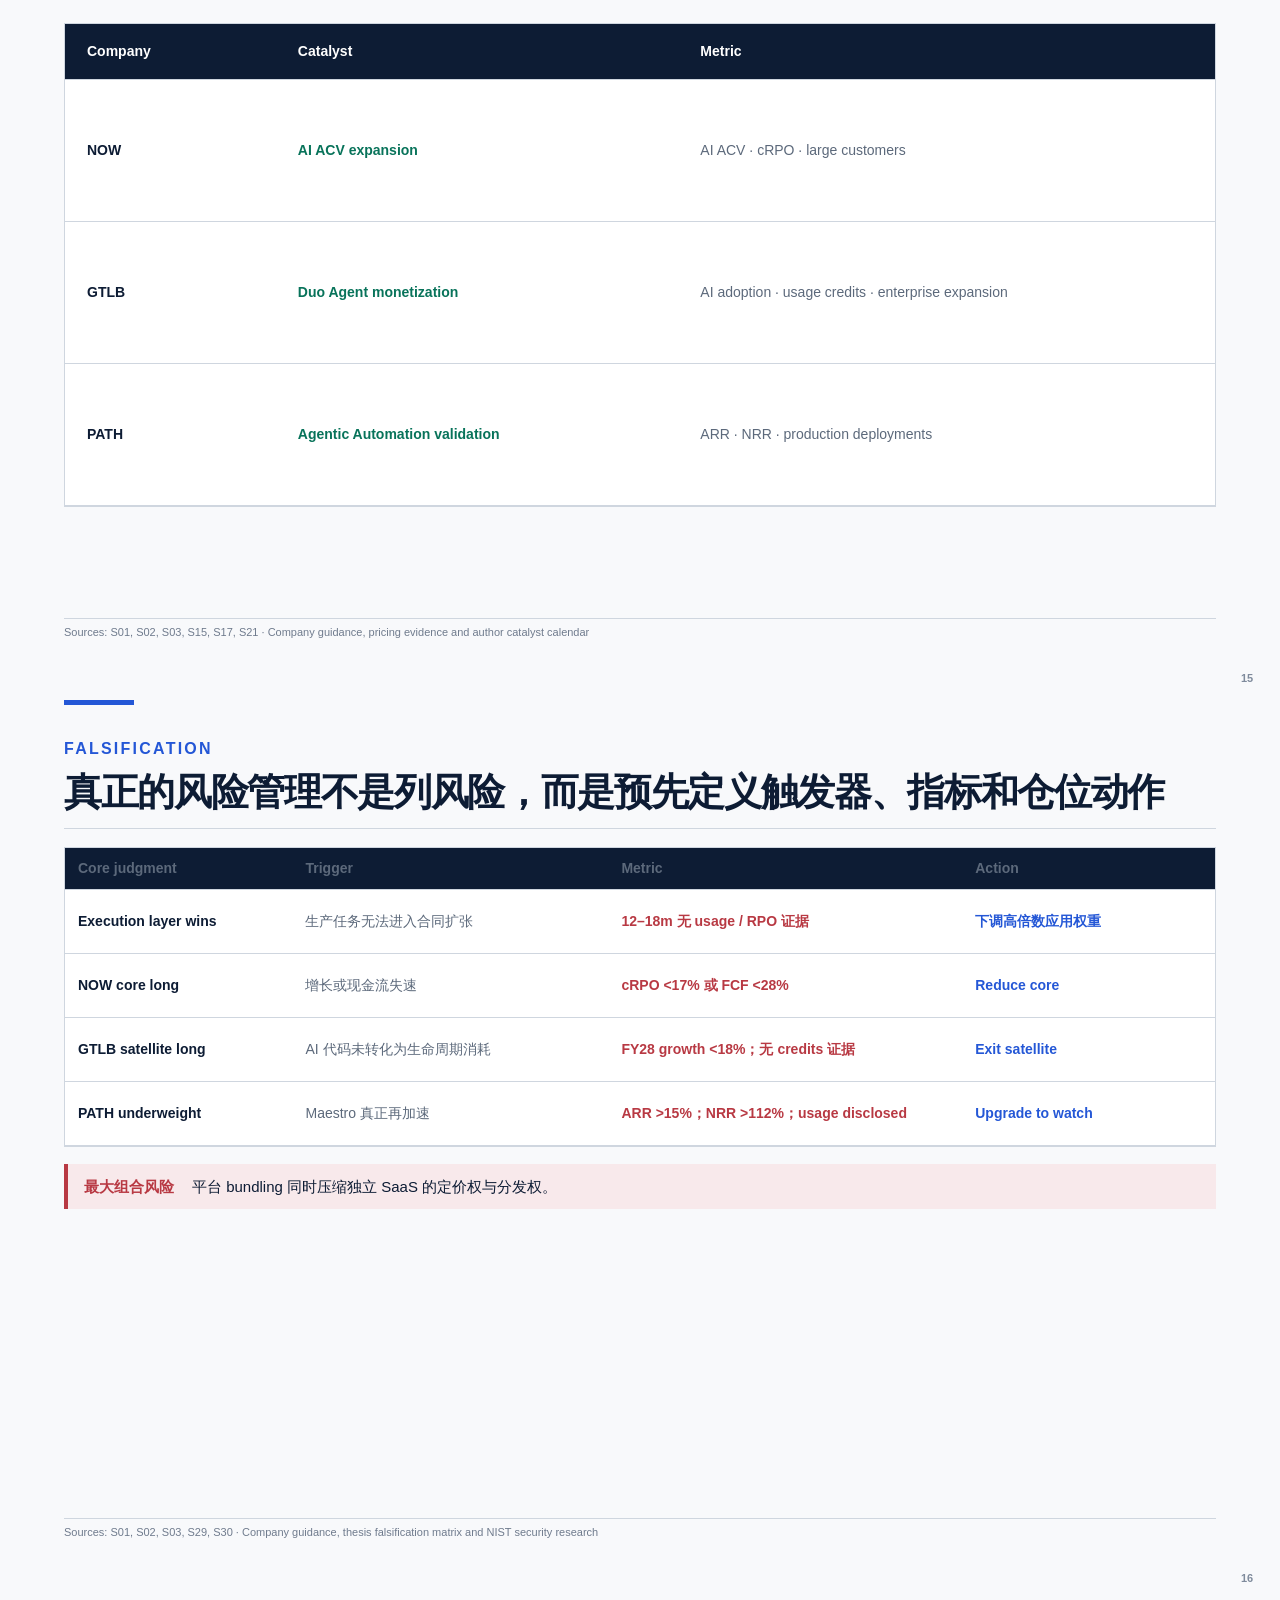
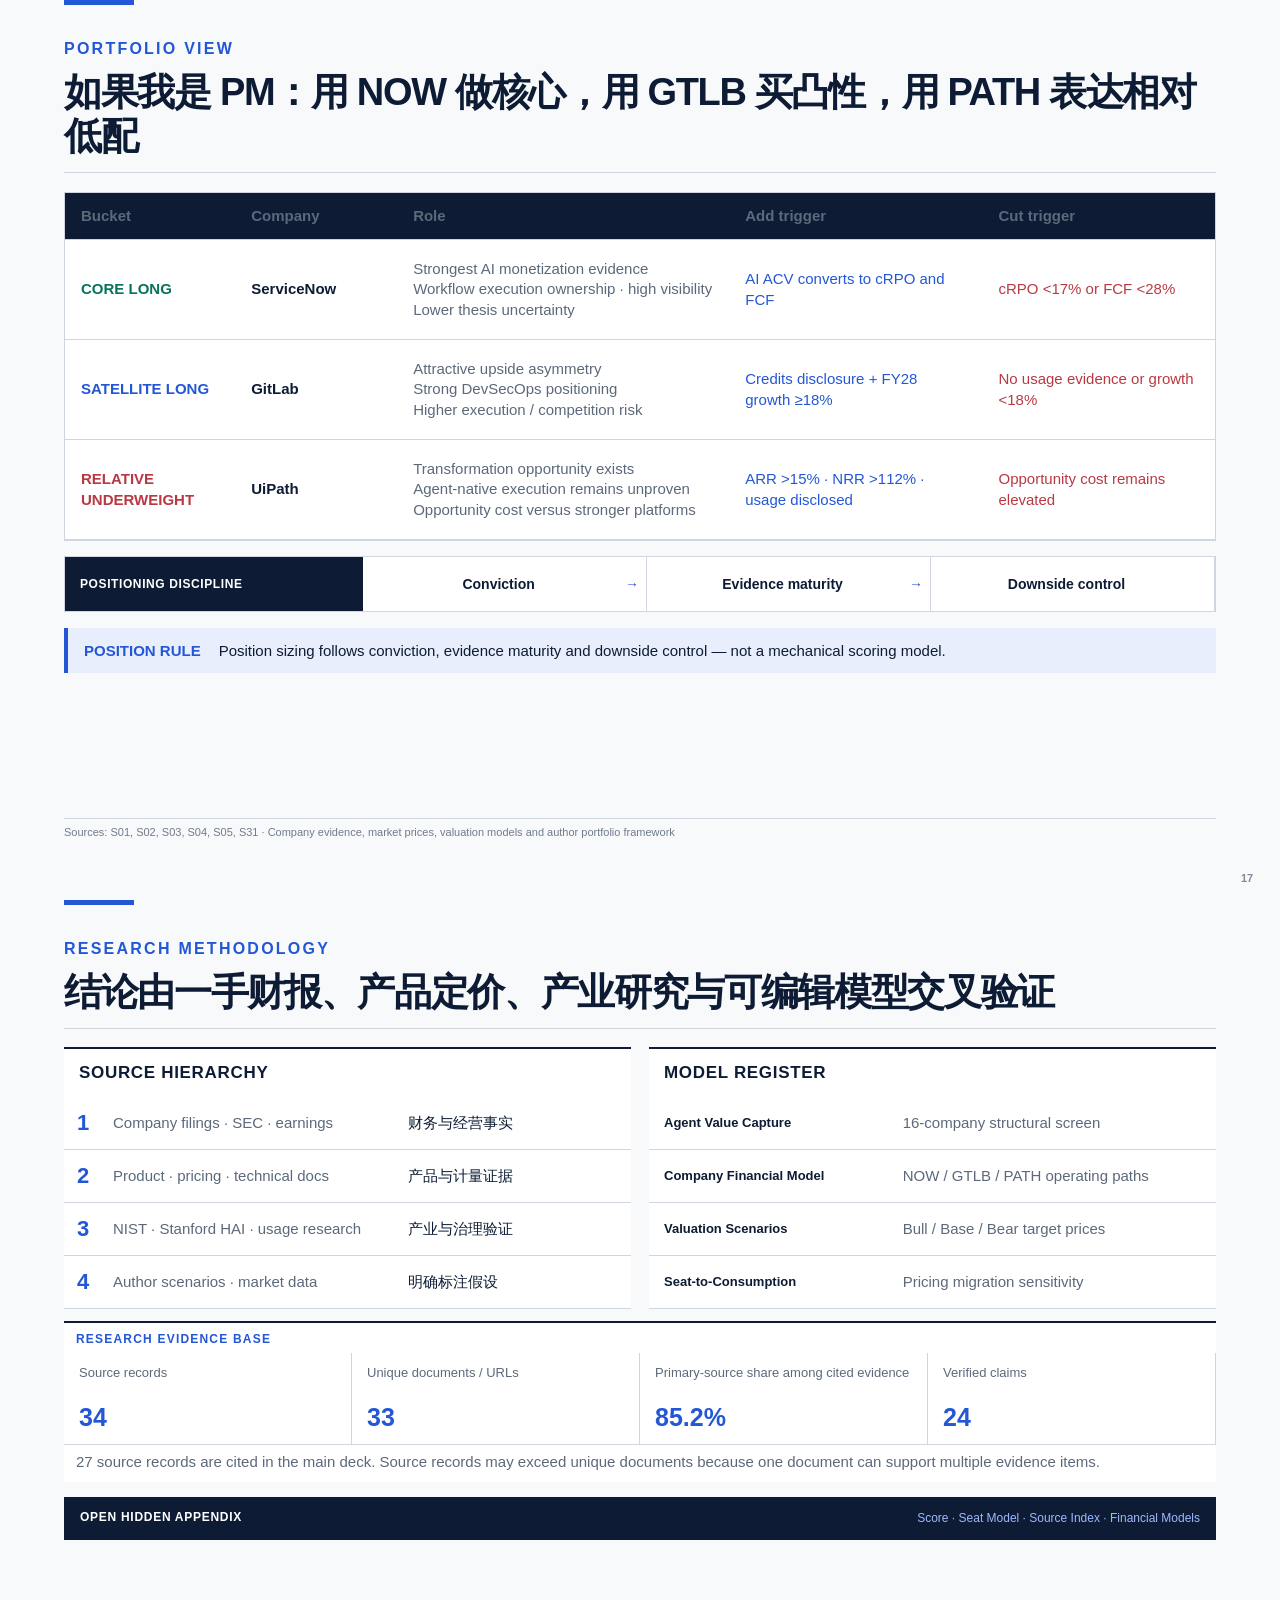
<file: projects/agentic-ai-investment-deck/index.html>
<!doctype html>
<html lang="zh-CN">
<head>
  <meta charset="utf-8" />
  <meta name="viewport" content="width=device-width, initial-scale=1" />
  <meta name="description" content="Agentic AI 重构企业软件：面向 AI 产业研究岗位的机构级 Investment Research Deck" />
  <title>Agentic AI 重构企业软件｜Investment Research Deck V2</title>
  <link rel="stylesheet" href="style.css?v=2.4" />
</head>
<body>
  <div class="progress" aria-hidden="true"><span id="progress-bar"></span></div>
  <nav class="deck-controls" aria-label="演示文稿控制">
    <button id="prev" aria-label="上一页">←</button>
    <span id="page-indicator">01 / 18</span>
    <button id="next" aria-label="下一页">→</button>
    <button id="overview" aria-label="切换总览">▦</button>
    <button id="appendix-open" class="appendix-trigger" aria-label="打开附录">APPX</button>
  </nav>

  <main class="deck" id="deck">
    <section class="slide cover" data-title="Cover">
      <div class="cover-rule"></div>
      <div class="cover-copy">
        <p class="section-label">AI SOFTWARE · INVESTMENT RESEARCH · JUL 2026</p>
        <h1>Agentic AI 重构企业软件：<br><span>谁将拥有下一代企业执行层？</span></h1>
        <p class="cover-subtitle">From Copilots to Agents: Where Enterprise Software Value Pools Shift</p>
        <p class="cover-conclusion">投资结论：最大机会不在模型层，而在拥有企业执行权、计量权与治理权的平台。</p>
      </div>
      <table class="stance-table" aria-label="投资观点">
        <tr><th>CORE LONG</th><td>NOW</td><td>High confidence · 企业 Agent Control Plane；AI ACV 已进入验证期</td></tr>
        <tr><th>SATELLITE LONG</th><td>GTLB</td><td>Medium confidence · Dev lifecycle 控制权与增长再加速期权</td></tr>
        <tr><th>WATCH</th><td>MSFT / PANW</td><td>结构受益明确；等待估值或变现证据改善</td></tr>
        <tr><th>RELATIVE UNDERWEIGHT</th><td>PATH</td><td>Medium-low confidence · Agent 转型证据尚未覆盖旧 RPA 风险</td></tr>
      </table>
      <div class="cover-meta">
        <span>Research date · 29 Jul 2026</span>
        <span>Prepared by · Chris</span>
        <span>10-minute interview deck</span>
      </div>
      <footer class="source">Research cut-off: 2026-07-29 · Market prices: 2026-07-28 close · For interview discussion only</footer>
      <span class="slide-no">01</span>
    </section>

    <section class="slide" data-title="Investment Thesis">
      <header class="slide-header">
        <p class="section-label">INVESTMENT THESIS</p>
        <h2>Agent 时代最大的投资机会，不是模型层，而是拥有企业执行权的平台</h2>
      </header>
      <div class="thesis-ledger">
        <div class="thesis-row">
          <b>01</b>
          <h3>软件 TAM 扩张，但价值不会平均分配</h3>
          <p>Digital labor 创造新消耗；无法计量机器工作量的 SaaS 只能承受 seat 压缩与推理成本。</p>
          <strong>多执行层，少纯 UI</strong>
        </div>
        <div class="thesis-row">
          <b>02</b>
          <h3>护城河从界面迁移到控制点</h3>
          <p>Context、Workflow、Execution、Governance 决定 Agent 能否在生产环境完成任务。</p>
          <strong>优先“必须经过”的平台</strong>
        </div>
        <div class="thesis-row">
          <b>03</b>
          <h3>估值将从 AI 叙事切换到 AI 变现</h3>
          <p>可辨收入、合同扩张、任务用量和毛利，比 Agent 数量或功能发布更能驱动重估。</p>
          <strong>证据优先于 feature count</strong>
        </div>
      </div>
      <div class="evidence-strip">
        <div><span>NOW AI ACV</span><b>&gt;$1bn</b></div>
        <div><span>MSFT AI run-rate</span><b>&gt;$37bn</b></div>
        <div><span>GTLB EV / Sales</span><b>4.2×</b></div>
        <div><span>Agent production gap</span><b>Low single-digit</b></div>
      </div>
      <aside class="callout"><b>选股函数</b><span>执行权 × 变现证据 × 赔率 ÷ 证伪距离</span></aside>
      <footer class="source">Sources: S01, S02, S03, S04, S05, S29, S30 · Company filings, NIST and author investment framework</footer>
      <span class="slide-no">02</span>
    </section>

    <section class="slide" data-title="Why Now">
      <header class="slide-header">
        <p class="section-label">WHY NOW · MARKET DEBATE</p>
        <h2>2026 从产品发布年进入投资验证年：生产用量开始决定谁能变现</h2>
      </header>
      <div class="why-now-grid">
        <div class="validation-path">
          <div><b>MODEL MATURITY</b><span>工具调用、长上下文与推理稳定性跨过试点门槛</span></div>
          <i>→</i>
          <div><b>ENTERPRISE ADOPTION</b><span>20m M365 Copilot paid seats 提供企业分发</span></div>
          <i>→</i>
          <div class="active"><b>AI MONETIZATION</b><span>NOW AI ACV &gt;$1bn，应用层出现可辨收入</span></div>
          <i>→</i>
          <div><b>PRICING TRANSITION</b><span>Seat 向 credits、actions 与 outcome 迁移</span></div>
        </div>
        <div class="debate-table">
          <div class="debate-head"><span>BULL · TAM EXPANDS</span><span>BEAR · LEGACY COMPRESSES</span></div>
          <div><span>机器任务量远高于人类点击</span><span>更少 seat 完成更多工作</span></div>
          <div><span>进入劳动力与业务结果预算</span><span>Agent 绕过薄 UI 与 wrapper</span></div>
          <div><span>Outcome pricing 提升客户 ROI</span><span>模型商品化压缩功能溢价</span></div>
          <div class="debate-verdict"><b>OUR VIEW</b><span>软件总支出上升，但利润池从 seat 向 execution / governance 集中。</span></div>
        </div>
      </div>
      <div class="evidence-strip">
        <div><span>组织使用 AI</span><b>88%</b></div>
        <div><span>四大平台 2026 capex</span><b>$705bn</b></div>
        <div><span>验证窗口</span><b>12–18m</b></div>
        <div><span>核心观测</span><b>Usage → RPO</b></div>
      </div>
      <footer class="source">Sources: S01, S04, S05, S07, S25, S32, S33, S34 · Stanford HAI, Microsoft, ServiceNow and hyperscaler filings</footer>
      <span class="slide-no">03</span>
    </section>

    <section class="slide" data-title="Investment Framework">
      <header class="slide-header">
        <p class="section-label">THE INVESTMENT FRAMEWORK</p>
        <h2>利润池正在从界面迁移到执行层，治理权决定估值溢价能否持续</h2>
      </header>
      <div class="framework-grid">
        <div class="value-chain">
          <div><b>CONTEXT</b><span>权威数据与企业记忆</span><em>CRM · SAP · SNOW</em></div>
          <i>→</i>
          <div><b>WORKFLOW</b><span>规则、任务与跨系统编排</span><em>NOW · GTLB · CRM</em></div>
          <i>→</i>
          <div class="focus"><b>EXECUTION</b><span>写入、调用与业务结果</span><em>NOW · MSFT · PATH</em></div>
          <i>→</i>
          <div class="governance-node"><b>GOVERNANCE</b><span>Identity · Authorization<br>Runtime control · Auditability<br>Policy enforcement</span><em>MSFT · PANW · CRWD</em></div>
        </div>
        <div class="framework-read">
          <div><small>WHY NOW?</small><p>Agent 从“建议”升级为“行动”，企业风险边界随权限扩大。</p></div>
          <div><small>WHY THIS COMPANY?</small><p>客户任务必须经过其工作流、身份或控制平面。</p></div>
          <div><small>WHY MARKET WRONG?</small><p>市场仍按 seat 与 feature 定价，低估 action volume 与治理需求。</p></div>
          <div><small>WHAT CHANGES MY MIND?</small><p>12–18 个月内用量无法进入 RPO、ARR 或毛利。</p></div>
        </div>
      </div>
      <div class="governance-thesis">
        <b>INVESTMENT IMPLICATION</b>
        <span>随着 Agent 从辅助工具进入生产系统，治理层可能从成本中心转变为企业 AI 基础设施。</span>
        <em>优先：Workflow owner · Cloud/identity · Dev lifecycle · Security governance</em>
      </div>
      <footer class="source">Sources: S13, S16, S19, S22, S29, S30 · Product documents and NIST agent identity/security research</footer>
      <span class="slide-no">04</span>
    </section>

    <section class="slide" data-title="Value Capture Map">
      <header class="slide-header">
        <p class="section-label">WHERE VALUE CAPTURES</p>
        <h2>NOW 与 MSFT 同时拥有执行控制和变现证据；GTLB 的赔率来自证据尚未充分定价</h2>
      </header>
      <div class="scatter-layout">
        <div class="scatter" role="img" aria-label="执行控制与AI变现证据二维图">
          <span class="axis-y">AI MONETIZATION EVIDENCE ↑</span>
          <span class="axis-x">EXECUTION CONTROL →</span>
          <span class="quad q1">Narrative risk</span>
          <span class="quad q2">Proven compounders</span>
          <span class="quad q3">Transition risk</span>
          <span class="quad q4">Option value</span>
          <span class="sweet-spot">INVESTMENT SWEET SPOT<br><small>High control × proven monetization</small></span>
          <button class="bubble msft" style="--x:84%;--y:82%" aria-label="MSFT：高执行控制，高变现证据">MSFT</button>
          <button class="bubble now" style="--x:77%;--y:74%" aria-label="NOW：高执行控制，高变现证据">NOW</button>
          <button class="bubble crm" style="--x:68%;--y:52%" aria-label="CRM：较高执行控制，中等变现证据">CRM</button>
          <button class="bubble panw" style="--x:80%;--y:44%" aria-label="PANW：高执行控制，中等变现证据">PANW</button>
          <button class="bubble gtlb" style="--x:64%;--y:42%" aria-label="GTLB：中高执行控制，中等变现证据">GTLB</button>
          <button class="bubble path" style="--x:57%;--y:24%" aria-label="PATH：中等执行控制，较低变现证据">PATH</button>
        </div>
        <div class="map-read">
          <div><b>NOW</b><span>AI ACV &gt;$1bn；workflow + execution</span><em>Core long</em></div>
          <div><b>GTLB</b><span>Dev lifecycle control；Duo 尚未独立披露</span><em>Satellite long</em></div>
          <div><b>MSFT</b><span>&gt;$37bn AI run-rate；全栈但预期更高</span><em>Benchmark / watch</em></div>
          <div><b>PANW</b><span>机器身份与 runtime control 稀缺</span><em>Research watch</em></div>
          <div><b>PATH</b><span>执行资产强；ARR/NRR 尚未证明再加速</span><em>Relative underweight</em></div>
        </div>
      </div>
      <aside class="callout"><b>非共识点</b><span>结构位置好不等于股票值得买；变现证据与预期差决定 Alpha。</span></aside>
      <footer class="source">Sources: S01, S02, S03, S04, S15, S17, S21, S22, S23, S24, S29, S30 · Company evidence and author value-capture model</footer>
      <span class="slide-no">05</span>
    </section>

    <section class="slide" data-title="Business Model Shift">
      <header class="slide-header">
        <p class="section-label">SOFTWARE BUSINESS MODEL SHIFT</p>
        <h2>Seat 向 Consumption 与 Outcome 迁移，将扩大收入池，也提高盈利波动</h2>
      </header>
      <div class="pricing-grid">
        <div class="pricing-flow">
          <div class="price-block seat"><small>LEGACY</small><b>SEAT</b><span>$ / user / month</span><em>稳定，但与机器工作量脱钩</em></div>
          <i>→</i>
          <div class="price-block consumption"><small>SCALING NOW</small><b>CONSUMPTION</b><span>$ / credit / action</span><em>收入跟随任务量，毛利受推理成本影响</em></div>
          <i>→</i>
          <div class="price-block outcome"><small>NEXT</small><b>OUTCOME</b><span>$ / resolved case / result</span><em>进入劳动力预算，但归因更复杂</em></div>
        </div>
        <div class="valuation-bridge">
          <div class="bridge-head"><span>估值变量</span><span>Seat 模式</span><span>Agent 模式</span><span>股票含义</span></div>
          <div><b>Revenue visibility</b><span>合同席位</span><span>平台费 + 用量</span><em>RPO 更重要，用量波动上升</em></div>
          <div><b>Gross margin</b><span>高且稳定</span><span>受推理/工具成本影响</span><em>收入增长必须覆盖成本曲线</em></div>
          <div><b>TAM</b><span>知识工作者</span><span>人 + 机器任务</span><em>成功者可进入劳动力预算</em></div>
          <div><b>Multiple</b><span>ARR × 留存</span><span>用量 × 毛利 × outcome</span><em>披露质量成为估值变量</em></div>
        </div>
      </div>
      <div class="pricing-proof"><span>NOW · action pricing</span><span>GTLB · credits</span><span>MSFT · Copilot Studio messages</span><span>PATH · platform units</span></div>
      <footer class="source">Sources: S15, S17, S21, S22 · NOW, GitLab, UiPath and Microsoft pricing documents; author seat-to-consumption model</footer>
      <span class="slide-no">06</span>
    </section>

    <section class="slide" data-title="Investment Universe">
      <header class="slide-header">
        <p class="section-label">INVESTMENT UNIVERSE · 16 COMPANIES</p>
        <h2>可投资标的分为控制平面、执行层、基础设施与转型风险，而不是统一的“AI 软件”</h2>
      </header>
      <div class="screen-table">
        <div class="screen-head"><span>Company</span><span>Position</span><span>AI evidence</span><span>Valuation / expectation</span><span>View</span></div>
        <div><b>NOW</b><span>Workflow + execution</span><span>AI ACV &gt;$1bn；cRPO +21%</span><span>7.9× EV/Sales；质量溢价</span><em>CORE LONG</em></div>
        <div><b>GTLB</b><span>Dev lifecycle control</span><span>Duo credits；尚缺独立 ARR</span><span>4.2× EV/Sales；净现金</span><em>SATELLITE LONG</em></div>
        <div><b>MSFT</b><span>Cloud + identity + distribution</span><span>&gt;$37bn AI run-rate；20m seats</span><span>成功预期较充分</span><em>WATCH / BENCHMARK</em></div>
        <div><b>PANW</b><span>Runtime + identity governance</span><span>Agent security 控制点</span><span>等待整合与赔率</span><em>WATCH</em></div>
        <div><b>CRM / SAP / ORCL</b><span>Record + workflow</span><span>产品证据强；独立收入较弱</span><span>结构受益，赔率分化</span><em>NEUTRAL</em></div>
        <div><b>SNOW / DDOG / CRWD</b><span>Context / telemetry / security</span><span>需求受益；变现口径不一</span><span>高预期限制非对称性</span><em>RESEARCH LIST</em></div>
        <div><b>PATH / CTSH</b><span>RPA / labor transition</span><span>ARR/NRR 或 AI 收入证据不足</span><span>便宜但缺乏重估催化</span><em>RELATIVE UNDERWEIGHT</em></div>
      </div>
      <aside class="callout"><b>筛选结论</b><span>深挖 NOW / GTLB；用 MSFT / PANW 校准结构赢家；用 PATH 检验转型风险。</span></aside>
      <footer class="source">Sources: S01, S02, S03, S04, S05, S10, S11, S12, S23, S24, S31 · Company screen, filings and 2026-07-28 market data</footer>
      <span class="slide-no">07</span>
    </section>

    <section class="slide company now-slide" data-title="ServiceNow Thesis">
      <header class="slide-header">
        <p class="section-label">TOP PICK #1 · SERVICENOW</p>
        <h2>ServiceNow 可能成为企业 Agent Control Plane，而不只是 ITSM 软件</h2>
        <div class="investment-call"><b>CALL</b><strong>CORE LONG</strong><span><i>CONFIDENCE</i> HIGH</span><span><i>TIME HORIZON</i> 12–24M</span></div>
      </header>
      <div class="company-thesis-grid">
        <div class="company-thesis">
          <h3>INVESTMENT THESIS</h3>
          <p>NOW 同时拥有企业工作流上下文、跨系统执行权与治理能力；Agent 每增加一个生产任务，平台的行动密度与计量机会同步提升。</p>
          <div class="logic-chain"><span>Workflow context</span><i>→</i><span>AI orchestration</span><i>→</i><span>Action pricing</span><i>→</i><span>RPO / FCF</span></div>
        </div>
        <div class="key-data">
          <h3>KEY DATA</h3>
          <div><b>&gt;$1bn</b><span>AI ACV</span></div>
          <div><b>+21%</b><span>cRPO / RPO growth</span></div>
          <div><b>658</b><span>customers &gt;$5m ACV · +23%</span></div>
        </div>
        <div class="market-wrong">
          <h3>WHY MARKET MAY BE WRONG</h3>
          <p><b>1</b>市场仍按成熟 SaaS seat 增长定价，低估 action volume。</p>
          <p><b>2</b>AI ACV 已有披露，但尚未完整进入收入与 FCF。</p>
          <p><b>3</b>平台中立性使 NOW 能跨 Microsoft、Salesforce 与 SAP 编排。</p>
        </div>
      </div>
      <div class="risk-band">
        <b>WHAT CAN GO WRONG?</b>
        <span>Microsoft bundling</span><span>并购与债务</span><span>推理成本拖累毛利</span><span>AI ACV 无法转化为 cRPO</span>
      </div>
      <aside class="callout"><b>为什么不是 Microsoft？</b><span>MSFT 是结构赢家和基准，但 NOW 的跨平台工作流更纯、AI ACV 传导更直接，选股 Alpha 更清晰。</span></aside>
      <footer class="source">Sources: S01, S10, S13, S15 · ServiceNow Q2 2026, SEC Company Facts, Now Assist and pricing documents</footer>
      <span class="slide-no">08</span>
    </section>

    <section class="slide company now-slide" data-title="ServiceNow Valuation">
      <header class="slide-header">
        <p class="section-label">SERVICENOW · VALUATION</p>
        <h2>NOW 的质量溢价合理，但 Base Case 只有 14% 上行，仓位必须由兑现节奏管理</h2>
      </header>
      <div class="valuation-grid">
        <div class="operating-table">
          <div class="table-head"><span>Operating evidence</span><span>Latest</span><span>Investment read</span></div>
          <div><b>Revenue growth</b><strong>20.9%</strong><span>高端 SaaS 复合增长</span></div>
          <div><b>FCF margin</b><strong>34.5%</strong><span>支持 Rule of 40</span></div>
          <div><b>AI ACV</b><strong>&gt;$1bn</strong><span>应用层稀缺披露</span></div>
          <div><b>EV / LTM Sales</b><strong>7.9×</strong><span>需要持续兑现</span></div>
        </div>
        <div class="scenario-chart">
          <div class="current-marker">Current $110.62</div>
          <div class="scenario bear"><i style="--h:43%"></i><span>BEAR</span><b>$74</b><small>-33%</small></div>
          <div class="scenario base"><i style="--h:74%"></i><span>BASE</span><b>$126</b><small>+14%</small></div>
          <div class="scenario bull"><i style="--h:100%"></i><span>BULL</span><b>$171</b><small>+55%</small></div>
        </div>
      </div>
      <div class="falsify-strip">
        <b>FALSIFICATION</b>
        <span>cRPO &lt;17%</span><span>FCF margin &lt;28%</span><span>净债务继续扩张</span><em>→ Reduce core position</em>
      </div>
      <footer class="source">Sources: S01, S10, S31 · ServiceNow filings, market price and author valuation model; target-year EV/Sales, not discounted</footer>
      <span class="slide-no">09</span>
    </section>

    <section class="slide company gtlb-slide" data-title="GitLab Thesis">
      <header class="slide-header">
        <p class="section-label">TOP PICK #2 · GITLAB</p>
        <h2>AI Coding 增加代码供给，真正稀缺的是从 commit 到 production 的治理控制</h2>
        <div class="investment-call"><b>CALL</b><strong>SATELLITE LONG</strong><span><i>CONFIDENCE</i> MEDIUM</span><span><i>TIME HORIZON</i> 12–24M</span></div>
      </header>
      <div class="gitlab-grid">
        <div class="lifecycle">
          <div><b>PLAN</b><span>Issue / context</span></div><i>→</i>
          <div><b>CODE</b><span>Human + agent</span></div><i>→</i>
          <div class="focus"><b>SECURE</b><span>Policy / scan</span></div><i>→</i>
          <div class="focus"><b>CI/CD</b><span>Test / deploy</span></div><i>→</i>
          <div><b>OPERATE</b><span>Observe / govern</span></div>
        </div>
        <div class="competitive-table">
          <div class="table-head"><span>Question</span><span>GitHub / MSFT</span><span>GitLab</span><span>Investment read</span></div>
          <div><b>Distribution</b><span>Developer default + Azure</span><span>Smaller installed base</span><em>GitHub advantage</em></div>
          <div><b>Lifecycle breadth</b><span>Best-of-suite integration</span><span>Single app / data model</span><em>GitLab defense</em></div>
          <div><b>Model neutrality</b><span>MSFT ecosystem</span><span>Cloud/model neutral</span><em>Regulated buyer value</em></div>
          <div><b>Monetization</b><span>Copilot seats disclosed</span><span>Duo credits, limited disclosure</span><em>Key proof gap</em></div>
        </div>
      </div>
      <div class="evidence-strip">
        <div><span>Q1 FY27 growth</span><b>23%</b></div>
        <div><span>GAAP gross margin</span><b>86%</b></div>
        <div><span>Net cash</span><b>$1.36bn</b></div>
        <div><span>EV / Sales</span><b>4.2×</b></div>
      </div>
      <aside class="callout"><b>判断</b><span>AI Coding 强化 GitLab，前提是新增代码量转化为 pipeline、测试、安全和部署 credits，而不是被 GitHub 全栈捆绑。</span></aside>
      <footer class="source">Sources: S02, S04, S05, S11, S16, S17, S18 · GitLab financial/product evidence and Microsoft competitive disclosures</footer>
      <span class="slide-no">10</span>
    </section>

    <section class="slide company gtlb-slide" data-title="GitLab Valuation">
      <header class="slide-header">
        <p class="section-label">GITLAB · VALUATION</p>
        <h2>GTLB 的上行弹性来自低倍数与增长再加速期权，证据不足则只能获得“便宜”而非重估</h2>
      </header>
      <div class="gitlab-valuation">
        <div class="revenue-bars">
          <h3>BASE REVENUE PATH</h3>
          <div><span>FY26A</span><i style="--w:60%"></i><b>$955m</b></div>
          <div><span>FY27E</span><i style="--w:70%"></i><b>$1.115bn</b></div>
          <div><span>FY28E</span><i style="--w:84%"></i><b>$1.349bn</b></div>
          <div><span>FY29E</span><i style="--w:100%"></i><b>$1.598bn</b></div>
        </div>
        <div class="operating-table compact">
          <div class="table-head"><span>Metric</span><span>Evidence</span><span>Read-through</span></div>
          <div><b>Growth</b><strong>23%</strong><span>需要 FY28 ≥18%</span></div>
          <div><b>FCF margin</b><strong>23.2%</strong><span>Rule of 40 支撑</span></div>
          <div><b>AI evidence</b><strong>Credits</strong><span>尚缺独立 ARR</span></div>
          <div><b>Primary risk</b><strong>GitHub</strong><span>分发与 bundling</span></div>
        </div>
        <div class="scenario-list">
          <div><span>BEAR</span><b>$33</b><small>0%</small></div>
          <div class="base"><span>BASE</span><b>$51</b><small>+54%</small></div>
          <div class="bull"><span>BULL</span><b>$73</b><small>+123%</small></div>
        </div>
      </div>
      <div class="falsify-strip">
        <b>FALSIFICATION</b>
        <span>FY28 growth &lt;18%</span><span>Duo credits 无用量披露</span><span>稀释股数年增 &gt;3%</span><em>→ Exit satellite</em>
      </div>
      <footer class="source">Sources: S02, S11, S31 · GitLab FY27 Q1, FY26 10-K, market price and author valuation model</footer>
      <span class="slide-no">11</span>
    </section>

    <section class="slide company path-slide" data-title="UiPath Risk Case">
      <header class="slide-header">
        <p class="section-label">RISK CASE · UIPATH</p>
        <h2>PATH 的核心分歧不是“RPA 是否存在”，而是 Agent 会增强还是绕过它</h2>
        <div class="investment-call negative"><b>CALL</b><strong>RELATIVE UNDERWEIGHT</strong><span><i>CONFIDENCE</i> MEDIUM-LOW</span><span><i>TIME HORIZON</i> 6–18M</span></div>
      </header>
      <div class="path-case-grid">
        <div class="path-case bull">
          <h3>AGENT ENHANCES RPA</h3>
          <div class="path-flow"><span>Intent</span><i>→</i><span>Maestro</span><i>→</i><span>Robot / legacy UI</span></div>
          <p>旧系统缺少稳定 API，既有机器人、连接器与流程资产仍是执行“手脚”。</p>
          <em>证据要求：Maestro 带来净新增 ARR 与生产案例</em>
        </div>
        <div class="path-verdict">
          <small>OUR VIEW</small>
          <b>RELATIVE UNDERWEIGHT</b>
          <span>保留转型期权<br>但不为叙事付费</span>
        </div>
        <div class="path-case bear">
          <h3>AGENT BYPASSES RPA</h3>
          <div class="path-flow"><span>Intent</span><i>→</i><span>Direct API</span><i>→</i><span>Business system</span></div>
          <p>API-first Agent 与云平台 orchestration 绕过脆弱 UI 自动化，压缩旧 bot SKU。</p>
          <em>证据要求：ARR/NRR 持续低迷且无可辨 Agent 用量</em>
        </div>
      </div>
      <div class="evidence-strip">
        <div><span>ARR</span><b>$1.901bn</b></div>
        <div><span>ARR growth</span><b>12%</b></div>
        <div><span>NRR</span><b>109%</b></div>
        <div><span>Net cash</span><b>$1.42bn</b></div>
      </div>
      <aside class="callout"><b>什么改变观点？</b><span>ARR &gt;15%、NRR &gt;112% 且披露可分辨 Maestro/Agent 用量 → 从低配升级至观察。</span></aside>
      <footer class="source">Sources: S03, S12, S19, S20, S21 · UiPath Q1 FY27, 10-K, Maestro product/licensing evidence and author scenarios</footer>
      <span class="slide-no">12</span>
    </section>

    <section class="slide" data-title="Valuation Comparison">
      <header class="slide-header">
        <p class="section-label">VALUATION COMPARISON</p>
        <h2>NOW 质量最高，GTLB 赔率最好，PATH 最便宜但增长证据不足</h2>
      </header>
      <div class="comparison-table">
        <div class="comparison-row head"><span>Company</span><span>Growth</span><span>Gross margin</span><span>FCF margin</span><span>Rule of 40</span><span>EV / Sales</span><span>Base target</span><span>Relative rating</span><span>Conviction-adjusted view</span></div>
        <div class="comparison-row now"><b>NOW</b><span>20.9%</span><span>77.5%</span><span>34.5%</span><strong>55</strong><span>7.9×</span><span>$126 / +14%</span><em>CORE LONG</em><i>Moderate upside<br><b>High confidence</b></i></div>
        <div class="comparison-row gtlb"><b>GTLB</b><span>25.8%</span><span>87.4%</span><span>23.2%</span><strong>49</strong><span>4.2×</span><span>$51 / +54%</span><em>SATELLITE LONG</em><i>High upside<br><b>Medium confidence</b></i></div>
        <div class="comparison-row path"><b>PATH</b><span>12.7%</span><span>83.2%</span><span>21.9%</span><strong>35</strong><span>3.0×</span><span>$14 / +15%</span><em>RELATIVE UNDERWEIGHT</em><i>Limited relative attractiveness<br><b>Medium-low confidence</b></i></div>
      </div>
      <div class="expectation-gap">
        <h3>MARKET EXPECTATION GAP</h3>
        <div class="expectation-row head"><span>Company</span><span>Market expects</span><span>Our differentiated view</span></div>
        <div class="expectation-row now">
          <b>NOW</b>
          <span>AI upside is largely priced in; ServiceNow remains a premium SaaS compounder.</span>
          <span>Market may underestimate the shift toward an enterprise Agent Control Plane and outcome-based pricing.<em>VALIDATION · AI ACV growth + cRPO acceleration</em></span>
        </div>
        <div class="expectation-row gtlb">
          <b>GTLB</b>
          <span>GitLab faces structural pressure from GitHub Copilot and Microsoft ecosystem bundling.</span>
          <span>Market may overfocus on the coding interface and underprice GitLab's DevSecOps control points across the autonomous delivery lifecycle.<em>VALIDATION · Duo monetization + AI adoption + enterprise expansion</em></span>
        </div>
        <div class="expectation-row path">
          <b>PATH</b>
          <span>Low valuation reflects skepticism toward traditional RPA.</span>
          <span>The debate is whether UiPath can control the Agent execution layer; upside requires Maestro and Agentic Automation monetization proof.<em>VALIDATION · ARR growth + NRR + production Agent deployments</em></span>
        </div>
      </div>
      <aside class="investment-interpretation"><b>INVESTMENT INTERPRETATION</b><span>Valuation alone does not determine conviction. The key question is whether current market expectations fully reflect each company's position in the Agent value chain.<strong>投资判断并非来自绝对估值，而来自市场预期与企业 Agent 时代价值捕获能力之间的差距。</strong></span></aside>
      <footer class="source">Sources: S01, S02, S03, S10, S11, S12, S31 · Company filings, market prices and author models; Rule of 40 = growth + FCF margin</footer>
      <span class="slide-no">13</span>
    </section>

    <section class="slide" data-title="Non-consensus Opportunities">
      <header class="slide-header">
        <p class="section-label">NON-CONSENSUS RESEARCH DIRECTIONS</p>
        <h2>下一轮非共识机会可能来自 Agent 治理层，以及中国企业软件的本地执行入口</h2>
      </header>
      <div class="opportunity-grid">
        <div class="opportunity security">
          <h3>SECURITY / GOVERNANCE LAYER</h3>
          <p>Agent 数量上升会把身份、最小权限、运行时控制与审计从成本中心变成生产前提。</p>
          <blockquote>Based on enterprise AI governance and agent security research, we believe governance infrastructure may become a mandatory layer for scaled Agent adoption.</blockquote>
          <div class="control-stack">
            <span>Machine identity</span><i>→</i><span>Authorization</span><i>→</i><span>Runtime policy</span><i>→</i><span>Audit</span>
          </div>
          <table>
            <tr><th>Research watch</th><th>Why it matters</th></tr>
            <tr><td>PANW / CRWD</td><td>运行时与身份控制可成为每个 Agent 的“税”</td></tr>
            <tr><td>MSFT</td><td>Entra + cloud + Copilot 形成闭环</td></tr>
          </table>
        </div>
        <div class="opportunity china">
          <h3>CHINA AI ENTERPRISE SOFTWARE MAPPING</h3>
          <p>本地部署、数据边界与生态入口可能使价值链更偏向云/模型平台、协作入口和 ERP/workflow。</p>
          <div class="china-map">
            <div><b>云 / 模型</b><span>阿里 · 腾讯 · 百度 · 华为</span></div>
            <div><b>协作入口</b><span>钉钉 · 飞书 · 企业微信</span></div>
            <div><b>企业应用</b><span>用友 · 金蝶 · 泛微</span></div>
            <div><b>治理议题</b><span>私有化 · 数据驻留 · 权限审计</span></div>
          </div>
          <em>研究映射，不构成覆盖、估值或投资推荐。</em>
        </div>
      </div>
      <aside class="callout"><b>RESEARCH EDGE</b><span>传统软件研究聚焦 Application layer；Agent 时代新增 Control layer。先验证“每个 Agent 是否必须购买治理”，再比较中美执行入口差异。</span></aside>
      <footer class="source">Sources: S04, S05, S23, S24, S29, S30 · NIST and company governance evidence; China mapping is non-recommendation context</footer>
      <span class="slide-no">14</span>
    </section>

    <section class="slide" data-title="Catalysts">
      <header class="slide-header">
        <p class="section-label">CATALYSTS · NEXT 12–18 MONTHS</p>
        <h2>下一轮重估来自可分辨收入、生产用量、定价变化与毛利，而不是更多 Agent 发布</h2>
      </header>
      <div class="catalyst-table">
        <div class="catalyst-head"><span>Company</span><span>Catalyst</span><span>Metric</span></div>
        <div><b>NOW</b><strong>AI ACV expansion</strong><span>AI ACV · cRPO · large customers</span></div>
        <div><b>GTLB</b><strong>Duo Agent monetization</strong><span>AI adoption · usage credits · enterprise expansion</span></div>
        <div><b>PATH</b><strong>Agentic Automation validation</strong><span>ARR · NRR · production deployments</span></div>
      </div>
      <footer class="source">Sources: S01, S02, S03, S15, S17, S21 · Company guidance, pricing evidence and author catalyst calendar</footer>
      <span class="slide-no">15</span>
    </section>

    <section class="slide" data-title="Falsification">
      <header class="slide-header">
        <p class="section-label">FALSIFICATION</p>
        <h2>真正的风险管理不是列风险，而是预先定义触发器、指标和仓位动作</h2>
      </header>
      <div class="falsification-table">
        <div class="falsify-head"><span>Core judgment</span><span>Trigger</span><span>Metric</span><span>Action</span></div>
        <div><b>Execution layer wins</b><span>生产任务无法进入合同扩张</span><strong>12–18m 无 usage / RPO 证据</strong><em>下调高倍数应用权重</em></div>
        <div><b>NOW core long</b><span>增长或现金流失速</span><strong>cRPO &lt;17% 或 FCF &lt;28%</strong><em>Reduce core</em></div>
        <div><b>GTLB satellite long</b><span>AI 代码未转化为生命周期消耗</span><strong>FY28 growth &lt;18%；无 credits 证据</strong><em>Exit satellite</em></div>
        <div><b>PATH underweight</b><span>Maestro 真正再加速</span><strong>ARR &gt;15%；NRR &gt;112%；usage disclosed</strong><em>Upgrade to watch</em></div>
      </div>
      <aside class="callout danger"><b>最大组合风险</b><span>平台 bundling 同时压缩独立 SaaS 的定价权与分发权。</span></aside>
      <footer class="source">Sources: S01, S02, S03, S29, S30 · Company guidance, thesis falsification matrix and NIST security research</footer>
      <span class="slide-no">16</span>
    </section>

    <section class="slide" data-title="Portfolio View">
      <header class="slide-header">
        <p class="section-label">PORTFOLIO VIEW</p>
        <h2>如果我是 PM：用 NOW 做核心，用 GTLB 买凸性，用 PATH 表达相对低配</h2>
      </header>
      <div class="portfolio-table">
        <div class="portfolio-head"><span>Bucket</span><span>Company</span><span>Role</span><span>Add trigger</span><span>Cut trigger</span></div>
        <div class="core"><b>CORE LONG</b><strong>ServiceNow</strong><span>Strongest AI monetization evidence<br>Workflow execution ownership · high visibility<br>Lower thesis uncertainty</span><em>AI ACV converts to cRPO and FCF</em><i>cRPO &lt;17% or FCF &lt;28%</i></div>
        <div class="satellite"><b>SATELLITE LONG</b><strong>GitLab</strong><span>Attractive upside asymmetry<br>Strong DevSecOps positioning<br>Higher execution / competition risk</span><em>Credits disclosure + FY28 growth ≥18%</em><i>No usage evidence or growth &lt;18%</i></div>
        <div class="avoid"><b>RELATIVE UNDERWEIGHT</b><strong>UiPath</strong><span>Transformation opportunity exists<br>Agent-native execution remains unproven<br>Opportunity cost versus stronger platforms</span><em>ARR &gt;15% · NRR &gt;112% · usage disclosed</em><i>Opportunity cost remains elevated</i></div>
      </div>
      <div class="position-discipline">
        <b>POSITIONING DISCIPLINE</b>
        <span>Conviction</span>
        <span>Evidence maturity</span>
        <span>Downside control</span>
      </div>
      <aside class="callout"><b>POSITION RULE</b><span>Position sizing follows conviction, evidence maturity and downside control — not a mechanical scoring model.</span></aside>
      <footer class="source">Sources: S01, S02, S03, S04, S05, S31 · Company evidence, market prices, valuation models and author portfolio framework</footer>
      <span class="slide-no">17</span>
    </section>

    <section class="slide methodology" data-title="Research Methodology">
      <header class="slide-header">
        <p class="section-label">RESEARCH METHODOLOGY</p>
        <h2>结论由一手财报、产品定价、产业研究与可编辑模型交叉验证</h2>
      </header>
      <div class="method-grid">
        <div class="source-hierarchy">
          <h3>SOURCE HIERARCHY</h3>
          <div><b>1</b><span>Company filings · SEC · earnings</span><em>财务与经营事实</em></div>
          <div><b>2</b><span>Product · pricing · technical docs</span><em>产品与计量证据</em></div>
          <div><b>3</b><span>NIST · Stanford HAI · usage research</span><em>产业与治理验证</em></div>
          <div><b>4</b><span>Author scenarios · market data</span><em>明确标注假设</em></div>
        </div>
        <div class="model-register">
          <h3>MODEL REGISTER</h3>
          <div><b>Agent Value Capture</b><span>16-company structural screen</span></div>
          <div><b>Company Financial Model</b><span>NOW / GTLB / PATH operating paths</span></div>
          <div><b>Valuation Scenarios</b><span>Bull / Base / Bear target prices</span></div>
          <div><b>Seat-to-Consumption</b><span>Pricing migration sensitivity</span></div>
        </div>
      </div>
      <div class="evidence-base">
        <p class="evidence-base-label">RESEARCH EVIDENCE BASE</p>
        <div class="method-stats">
          <div><span>Source records</span><b>34</b></div>
          <div><span>Unique documents / URLs</span><b>33</b></div>
          <div><span>Primary-source share among cited evidence</span><b>85.2%</b></div>
          <div><span>Verified claims</span><b>24</b></div>
        </div>
        <p class="evidence-base-note">27 source records are cited in the main deck. Source records may exceed unique documents because one document can support multiple evidence items.</p>
      </div>
      <button class="open-appendix-large" data-open-appendix>OPEN HIDDEN APPENDIX <span>Score · Seat Model · Source Index · Financial Models</span></button>
      <footer class="source">Full source log and downloadable models are preserved in assets/downloads/ · Original Research Package remains unchanged</footer>
      <span class="slide-no">18</span>
    </section>
  </main>

  <aside class="appendix-drawer" id="appendix-drawer" aria-hidden="true" aria-label="隐藏附录">
    <div class="appendix-bar">
      <div><small>HIDDEN APPENDIX</small><b>Model support & source audit</b></div>
      <button id="appendix-close" aria-label="关闭附录">×</button>
    </div>
    <div class="appendix-tabs" role="tablist">
      <button class="active" data-tab="score" role="tab">Agent Value Score</button>
      <button data-tab="seat" role="tab">Seat Model</button>
      <button data-tab="sources" role="tab">Source Index</button>
      <button data-tab="models" role="tab">Financial Models</button>
    </div>
    <div class="appendix-content">
      <section class="appendix-panel active" data-panel="score">
        <header><h2>Agent Value Capture Score</h2><p>七维作者框架仅用于结构化比较；评分支持观点，不替代投资判断。</p></header>
        <img src="assets/charts/05_value_capture_scores.png" alt="Agent Value Capture Score chart" />
        <div class="appendix-note">Data/context 15% · Execution 15% · Distribution 15% · Governance 10% · Monetization 20% · Financial 10% · Valuation 15%</div>
      </section>
      <section class="appendix-panel" data-panel="seat">
        <header><h2>Seat-to-Consumption Sensitivity</h2><p>席位收缩是否伤害收入，取决于任务密度、attach rate 与每次行动价格。</p></header>
        <img src="assets/charts/06_seat_consumption_heatmap.png" alt="Seat to consumption sensitivity heatmap" />
        <div class="appendix-note">Base: 1,000 seats · -10% seat change · 35% attach · 5k tasks · $0.20/action</div>
      </section>
      <section class="appendix-panel" data-panel="sources">
        <header><h2>Source Index & Audit</h2><p>事实、管理层指引、作者假设与市场数据保持分层。</p></header>
        <div class="appendix-note">Source records may exceed unique documents because one document can support multiple evidence items.</div>
        <div class="source-audit">
          <div><b>Primary</b><span>Company filings, SEC, earnings, pricing and product documents</span><em>Core facts</em></div>
          <div><b>Institutional</b><span>NIST, Stanford HAI and enterprise usage research</span><em>Cross-check</em></div>
          <div><b>Market</b><span>2026-07-28 closing prices</span><em>Valuation only</em></div>
          <div><b>Author</b><span>Forecasts, multiples and scenario assumptions</span><em>Editable</em></div>
        </div>
        <p class="appendix-links"><a href="assets/downloads/source_index.md">Open source index</a><a href="assets/downloads/source_log.csv">Open source log</a><a href="assets/downloads/claim_evidence_matrix.csv">Open claim-evidence matrix</a></p>
      </section>
      <section class="appendix-panel" data-panel="models">
        <header><h2>Complete Financial Models</h2><p>所有模型保留在原 models 目录；正文仅引用经过审核的结论。</p></header>
        <div class="model-links">
          <a href="assets/downloads/agent_value_capture_score.xlsx"><b>Agent Value Capture Score</b><span>16-company structural comparison</span></a>
          <a href="assets/downloads/company_financial_model.xlsx"><b>Company Financial Model</b><span>NOW / GTLB / PATH forecasts</span></a>
          <a href="assets/downloads/valuation_scenarios.xlsx"><b>Valuation Scenarios</b><span>Bull / Base / Bear target prices</span></a>
          <a href="assets/downloads/seat_consumption_model.xlsx"><b>Seat-to-Consumption Model</b><span>Pricing transition sensitivities</span></a>
        </div>
      </section>
    </div>
  </aside>
  <div class="drawer-backdrop" id="drawer-backdrop"></div>

  <script src="deck.js?v=2.4"></script>
</body>
</html>
</file>
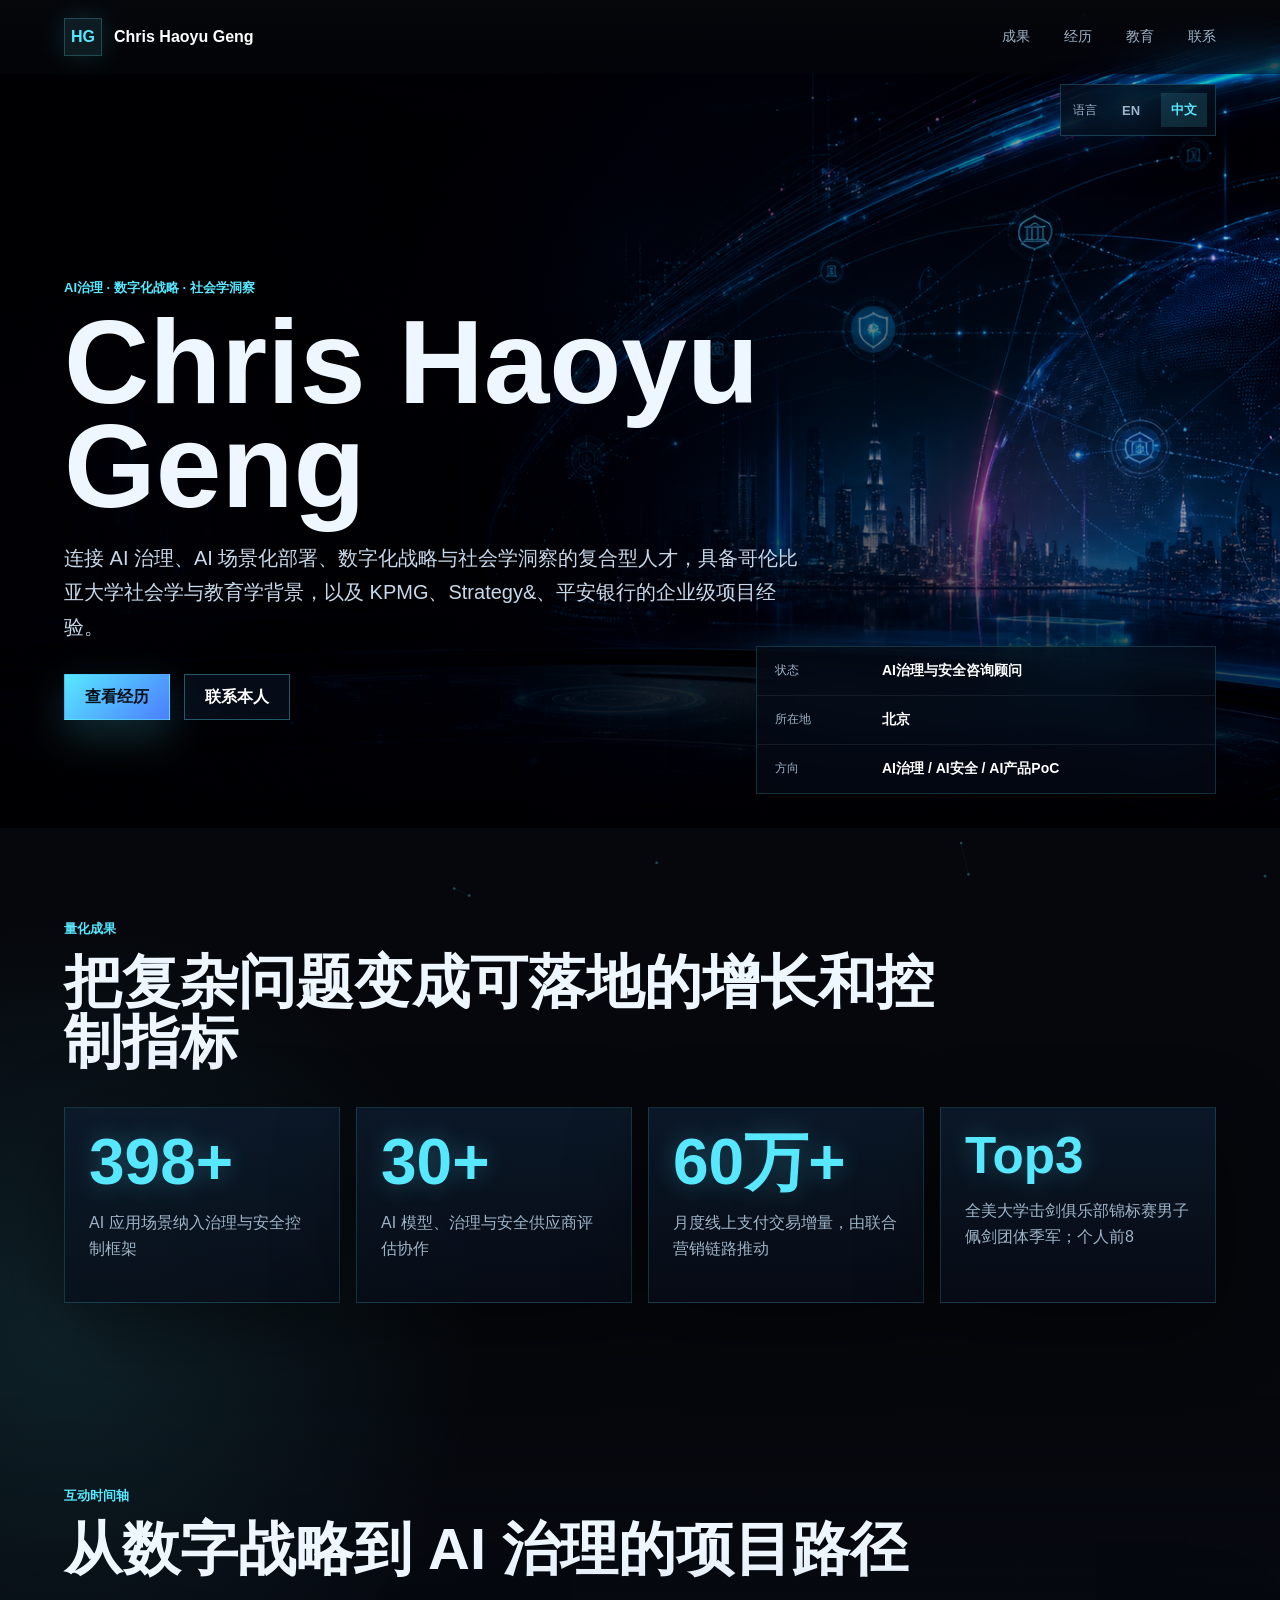
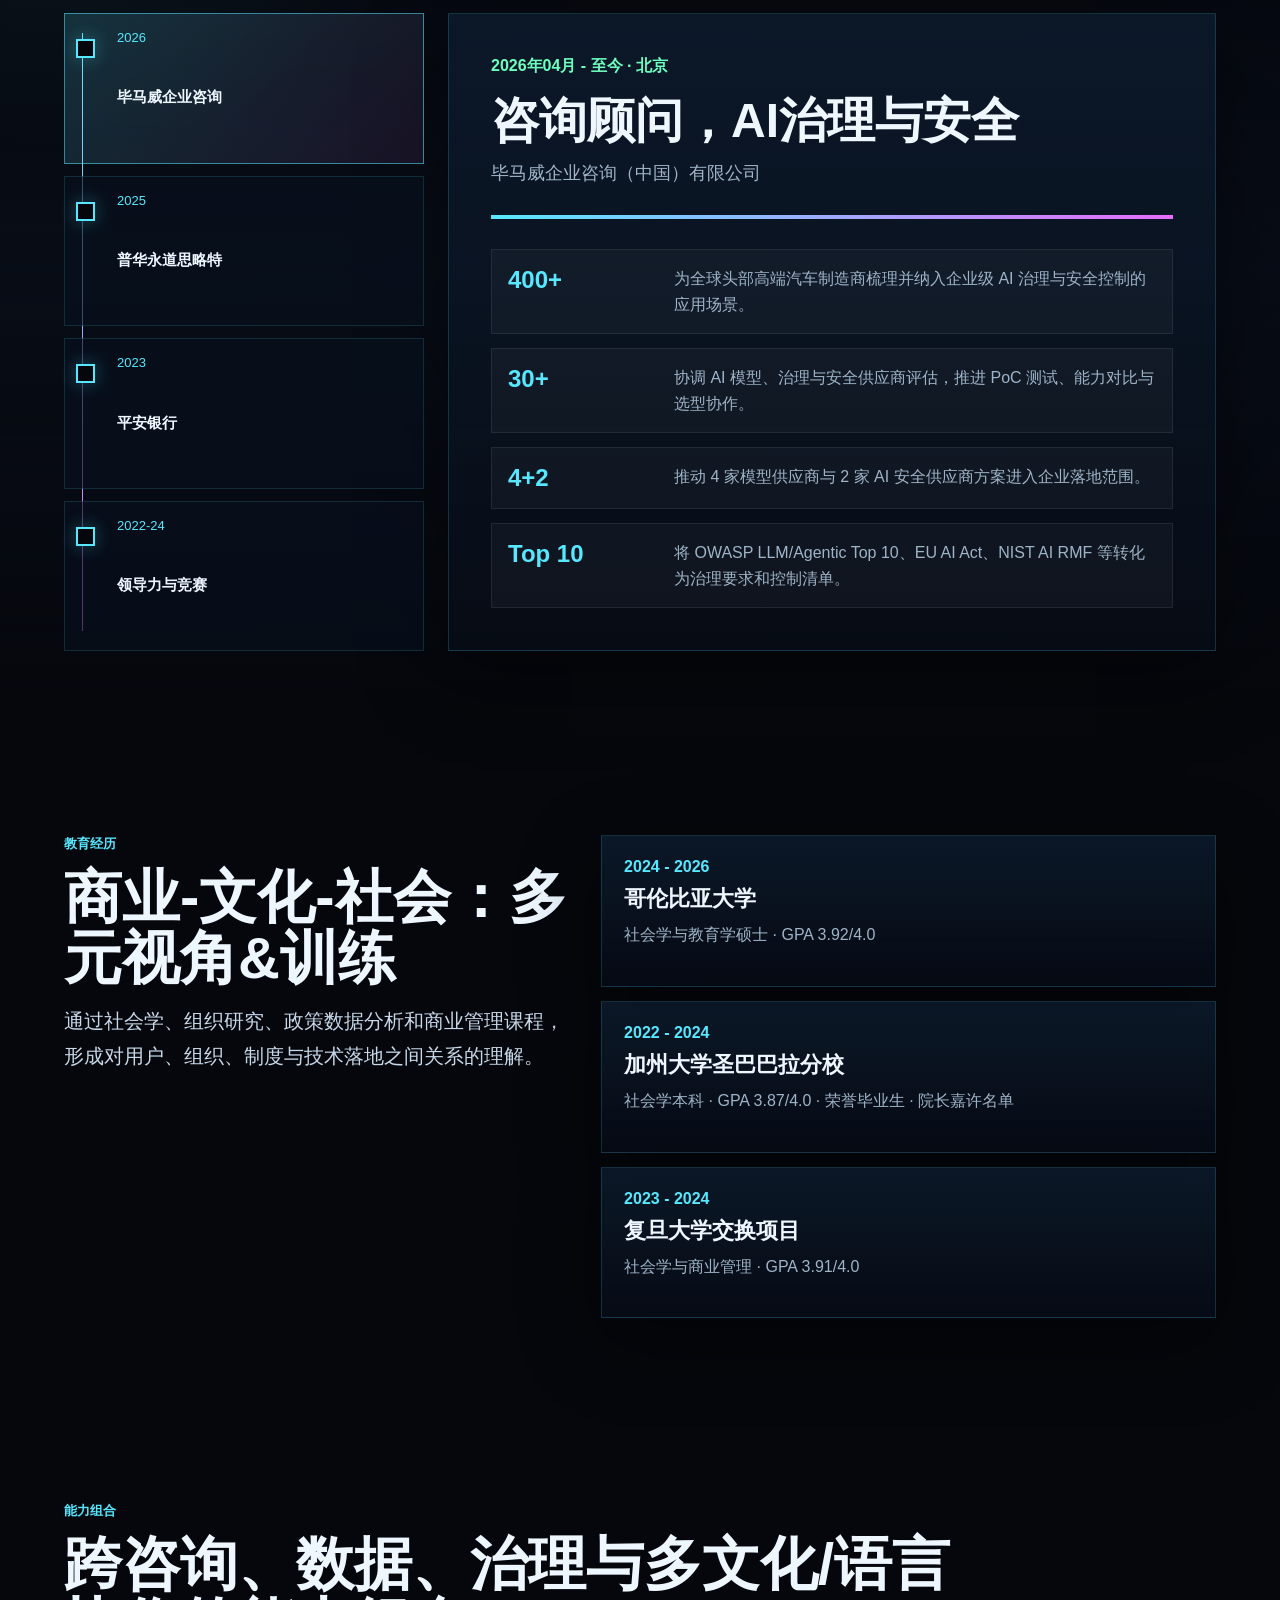
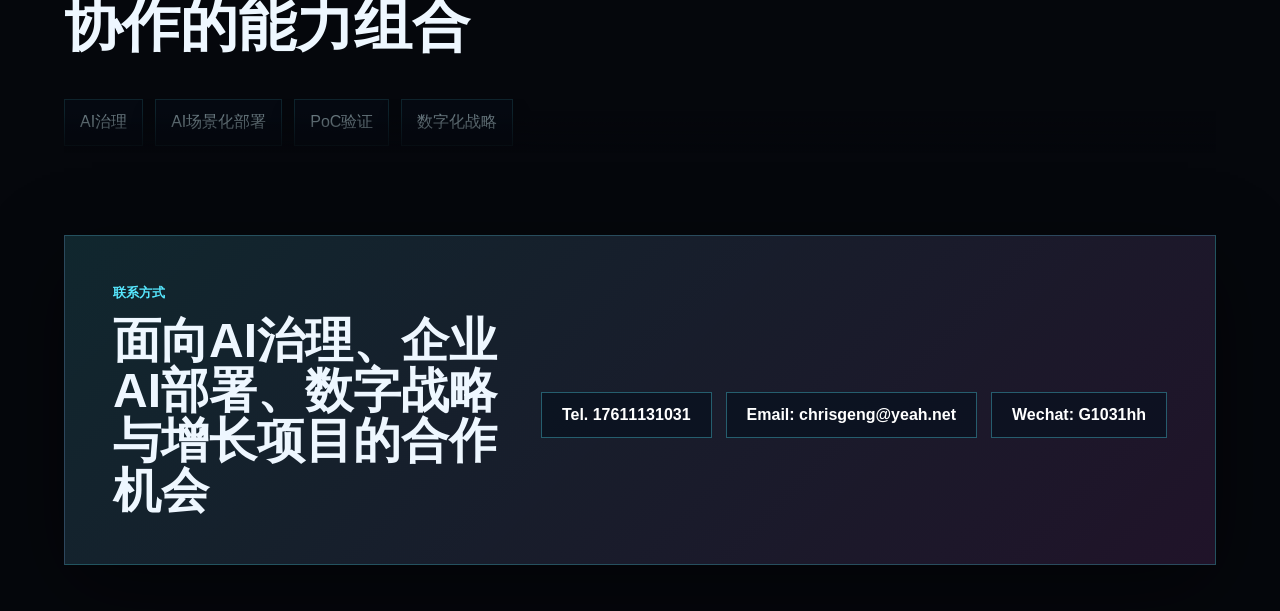
<file: zh.html>
<!DOCTYPE html>
<html lang="zh-CN" data-language="zh">
<head>
  <meta charset="UTF-8">
  <meta name="viewport" content="width=device-width, initial-scale=1.0">
  <meta name="description" content="Chris Haoyu Geng - AI治理、企业AI部署、数字战略与社会学洞察作品集">
  <title>Chris Haoyu Geng | AI治理与数字战略</title>
  <link rel="stylesheet" href="styles.css">
</head>
<body>
  <canvas id="signal-canvas" aria-hidden="true"></canvas>

  <header class="site-header">
    <a class="brand" href="#top" aria-label="返回顶部"><span class="brand-mark">HG</span><span>Chris Haoyu Geng</span></a>
    <nav class="nav-links" aria-label="主导航">
      <a href="#impact">成果</a><a href="#timeline">经历</a><a href="#education">教育</a><a href="#contact">联系</a>
    </nav>
  </header>

  <div class="language-switch" aria-label="语言切换">
    <span>语言</span>
    <a href="en.html">EN</a>
    <a class="is-active" href="zh.html">中文</a>
  </div>

  <main id="top">
    <section class="hero">
      <div class="hero-media" aria-hidden="true"></div>
      <div class="hero-content">
        <p class="eyebrow">AI治理 · 数字化战略 · 社会学洞察</p>
        <h1>Chris Haoyu Geng</h1>
        <p class="hero-copy">连接 AI 治理、AI 场景化部署、数字化战略与社会学洞察的复合型人才，具备哥伦比亚大学社会学与教育学背景，以及 KPMG、Strategy&、平安银行的企业级项目经验。</p>
        <div class="hero-actions"><a class="primary-button" href="#timeline">查看经历</a><button class="ghost-button" id="open-contact" type="button">联系本人</button></div>
      </div>
      <aside class="hero-console" aria-label="个人概览">
        <div class="console-row"><span>状态</span><strong>AI治理与安全咨询顾问</strong></div>
        <div class="console-row"><span>所在地</span><strong>北京</strong></div>
        <div class="console-row"><span>方向</span><strong>AI治理 / AI安全 / AI产品PoC</strong></div>
      </aside>
    </section>

    <section id="impact" class="section">
      <div class="section-heading"><p class="eyebrow">量化成果</p><h2>把复杂问题变成可落地的增长和控制指标</h2></div>
      <div class="metric-grid" aria-label="关键成果">
        <article class="metric"><span class="metric-number" data-target="400" data-suffix="+">0</span><p>AI 应用场景纳入治理与安全控制框架</p></article>
        <article class="metric"><span class="metric-number" data-target="30" data-suffix="+">0</span><p>AI 模型、治理与安全供应商评估协作</p></article>
        <article class="metric"><span class="metric-number" data-target="60" data-suffix="万+">0</span><p>月度线上支付交易增量，由联合营销链路推动</p></article>
        <article class="metric"><span class="metric-number text-metric">Top3</span><p>全美大学击剑俱乐部锦标赛男子佩剑团体季军；个人前8</p></article>
      </div>
    </section>

    <section id="timeline" class="section timeline-section">
      <div class="section-heading"><p class="eyebrow">互动时间轴</p><h2>从数字战略到 AI 治理的项目路径</h2></div>
      <div class="timeline-layout">
        <div class="timeline-controls" role="tablist" aria-label="工作经历时间轴">
          <button class="timeline-node is-active" type="button" role="tab" aria-selected="true" data-index="0"><span>2026</span><strong>毕马威企业咨询</strong></button>
          <button class="timeline-node" type="button" role="tab" aria-selected="false" data-index="1"><span>2025</span><strong>普华永道思略特</strong></button>
          <button class="timeline-node" type="button" role="tab" aria-selected="false" data-index="2"><span>2023</span><strong>平安银行</strong></button>
          <button class="timeline-node" type="button" role="tab" aria-selected="false" data-index="3"><span>2022-24</span><strong>领导力与竞赛</strong></button>
        </div>
        <article class="experience-panel" aria-live="polite">
          <div class="panel-kicker" id="experience-date"></div>
          <h3 id="experience-title"></h3>
          <p id="experience-org"></p>
          <div class="progress-track" aria-hidden="true"><span id="progress-bar"></span></div>
          <div id="achievement-list" class="achievement-list"></div>
        </article>
      </div>
    </section>

    <section id="education" class="section split-section">
      <div><p class="eyebrow">教育经历</p><h2>商业-文化-社会：多元视角&训练</h2><p class="body-copy">通过社会学、组织研究、政策数据分析和商业管理课程，形成对用户、组织、制度与技术落地之间关系的理解。</p></div>
      <div class="education-list">
        <article><span>2024 - 2026</span><h3>哥伦比亚大学</h3><p>社会学与教育学硕士 · GPA 3.92/4.0</p></article>
        <article><span>2022 - 2024</span><h3>加州大学圣巴巴拉分校</h3><p>社会学本科 · GPA 3.87/4.0 · 荣誉毕业生 · 院长嘉许名单</p></article>
        <article><span>2023 - 2024</span><h3>复旦大学交换项目</h3><p>社会学与商业管理 · GPA 3.91/4.0</p></article>
      </div>
    </section>

    <section class="section skills-section">
      <div class="section-heading"><p class="eyebrow">能力组合</p><h2>跨咨询、数据、治理与多文化/语言协作的能力组合</h2></div>
      <div class="skill-cloud" id="skill-cloud" aria-label="技能">
        <span>AI治理</span><span>AI场景化部署</span><span>PoC验证</span><span>数字化战略</span><span>用户旅程</span><span>竞品对标</span><span>Python</span><span>Stata</span><span>Think-cell</span><span>英语</span><span>日语</span><span>西班牙语</span>
      </div>
    </section>

    <section id="contact" class="contact-section">
      <div><p class="eyebrow">联系方式</p><h2>面向AI治理、企业AI部署、数字战略与增长项目的合作机会</h2></div>
      <div class="contact-actions">
        <button type="button" class="copy-contact" data-copy="17611131031">Tel. 17611131031</button>
        <button type="button" class="copy-contact" data-copy="chrisgeng@yeah.net">Email: chrisgeng@yeah.net</button>
        <button type="button" class="copy-contact" data-copy="G1031hh">Wechat: G1031hh</button>
      </div>
    </section>
  </main>

  <div class="contact-modal" id="contact-modal" aria-hidden="true">
    <div class="modal-backdrop" data-close-contact></div>
    <section class="modal-card" role="dialog" aria-modal="true" aria-labelledby="contact-modal-title">
      <button class="modal-close" type="button" data-close-contact aria-label="关闭联系弹窗">×</button>
      <p class="eyebrow">直接联系</p>
      <h2 id="contact-modal-title">联系方式</h2>
      <div class="modal-contact-list">
        <button type="button" class="copy-contact" data-copy="17611131031">Tel. 17611131031</button>
        <button type="button" class="copy-contact" data-copy="chrisgeng@yeah.net">Email: chrisgeng@yeah.net</button>
        <button type="button" class="copy-contact" data-copy="G1031hh">Wechat: G1031hh</button>
      </div>
      <p class="copy-hint" id="copy-hint">点击任一联系方式即可复制</p>
    </section>
  </div>

  <script src="script-i18n.js"></script>
</body>
</html>
</file>
<file: styles.css>
:root {
  --bg: #05070c;
  --panel: rgba(10, 17, 29, 0.78);
  --panel-strong: rgba(13, 27, 45, 0.92);
  --line: rgba(110, 231, 255, 0.22);
  --text: #eef7ff;
  --muted: #9fb4c8;
  --cyan: #57e8ff;
  --blue: #4d7dff;
  --magenta: #e66cff;
  --green: #6dffbf;
  --shadow: 0 24px 80px rgba(0, 0, 0, 0.46);
}

* {
  box-sizing: border-box;
}

html {
  scroll-behavior: smooth;
}

body {
  margin: 0;
  min-width: 320px;
  background:
    radial-gradient(circle at top right, rgba(77, 125, 255, 0.18), transparent 28rem),
    radial-gradient(circle at 5% 35%, rgba(87, 232, 255, 0.12), transparent 26rem),
    var(--bg);
  color: var(--text);
  font-family: Inter, "Segoe UI", "Microsoft YaHei", Arial, sans-serif;
  letter-spacing: 0;
}

body::before {
  position: fixed;
  inset: 0;
  z-index: -3;
  pointer-events: none;
  content: "";
  background-image:
    linear-gradient(rgba(255, 255, 255, 0.03) 1px, transparent 1px),
    linear-gradient(90deg, rgba(255, 255, 255, 0.025) 1px, transparent 1px);
  background-size: 48px 48px;
  mask-image: linear-gradient(to bottom, black, transparent 80%);
}

a {
  color: inherit;
  text-decoration: none;
}

button {
  font: inherit;
}

#signal-canvas {
  position: fixed;
  inset: 0;
  z-index: -2;
  width: 100%;
  height: 100%;
  opacity: 0.62;
}

.site-header {
  position: fixed;
  top: 0;
  left: 0;
  right: 0;
  z-index: 10;
  display: flex;
  align-items: center;
  justify-content: space-between;
  padding: 18px clamp(18px, 5vw, 72px);
  background: linear-gradient(to bottom, rgba(5, 7, 12, 0.92), rgba(5, 7, 12, 0.48));
  backdrop-filter: blur(18px);
}

.brand {
  display: inline-flex;
  align-items: center;
  gap: 12px;
  color: #fff;
  font-weight: 700;
}

.brand-mark {
  display: grid;
  width: 38px;
  height: 38px;
  place-items: center;
  border: 1px solid var(--line);
  background: rgba(87, 232, 255, 0.1);
  color: var(--cyan);
  box-shadow: 0 0 28px rgba(87, 232, 255, 0.16);
}

.nav-links {
  display: flex;
  gap: clamp(14px, 3vw, 34px);
  color: var(--muted);
  font-size: 14px;
}

.nav-links a:hover {
  color: var(--cyan);
}

.language-switch {
  position: fixed;
  top: 84px;
  right: clamp(18px, 5vw, 72px);
  z-index: 20;
  display: inline-flex;
  align-items: center;
  gap: 8px;
  padding: 8px;
  border: 1px solid rgba(87, 232, 255, 0.22);
  background: rgba(5, 11, 21, 0.78);
  box-shadow: 0 16px 42px rgba(0, 0, 0, 0.28);
  backdrop-filter: blur(18px);
}

.language-switch span {
  color: var(--muted);
  font-size: 12px;
  padding: 0 4px;
}

.language-switch a {
  min-width: 44px;
  padding: 8px 10px;
  color: var(--muted);
  font-size: 13px;
  font-weight: 700;
  text-align: center;
}

.language-switch a:hover,
.language-switch a.is-active {
  background: rgba(87, 232, 255, 0.14);
  color: var(--cyan);
}

.hero {
  position: relative;
  display: grid;
  min-height: 92vh;
  padding: 132px clamp(18px, 5vw, 72px) 54px;
  align-items: end;
  overflow: hidden;
}

.hero-media {
  position: absolute;
  inset: 0;
  z-index: -2;
  background:
    linear-gradient(90deg, rgba(5, 7, 12, 0.96) 0%, rgba(5, 7, 12, 0.72) 42%, rgba(5, 7, 12, 0.25) 100%),
    linear-gradient(to top, var(--bg), transparent 42%),
    url("assets/hero-tech.png") center / cover no-repeat;
  filter: saturate(1.12) contrast(1.08);
}

.hero-content {
  max-width: 820px;
  padding-bottom: 54px;
}

.eyebrow {
  margin: 0 0 14px;
  color: var(--cyan);
  font-size: 13px;
  font-weight: 700;
  text-transform: uppercase;
  letter-spacing: 0;
}

h1,
h2,
h3,
p {
  margin-top: 0;
}

h1 {
  max-width: 840px;
  margin-bottom: 22px;
  font-size: clamp(48px, 10vw, 118px);
  line-height: 0.88;
  letter-spacing: 0;
}

h2 {
  margin-bottom: 16px;
  font-size: clamp(30px, 5vw, 58px);
  line-height: 1.04;
  letter-spacing: 0;
}

h3 {
  letter-spacing: 0;
}

.hero-copy,
.body-copy {
  max-width: 740px;
  color: #c8d8e9;
  font-size: clamp(16px, 2vw, 20px);
  line-height: 1.72;
}

.hero-actions,
.contact-actions {
  display: flex;
  flex-wrap: wrap;
  gap: 14px;
  margin-top: 30px;
}

.primary-button,
.ghost-button,
.contact-actions a,
.contact-actions button {
  display: inline-flex;
  min-height: 46px;
  align-items: center;
  justify-content: center;
  padding: 0 20px;
  border: 1px solid rgba(87, 232, 255, 0.35);
  color: #fff;
  font-weight: 700;
}

.primary-button {
  background: linear-gradient(135deg, var(--cyan), var(--blue));
  color: #031018;
  box-shadow: 0 16px 42px rgba(87, 232, 255, 0.2);
}

.ghost-button,
.contact-actions a,
.contact-actions button {
  background: rgba(8, 17, 31, 0.72);
}

.ghost-button,
.copy-contact,
.modal-close {
  cursor: pointer;
}

.hero-console {
  position: absolute;
  right: clamp(18px, 5vw, 72px);
  bottom: 34px;
  width: min(460px, calc(100% - 36px));
  border: 1px solid rgba(87, 232, 255, 0.18);
  background: rgba(5, 11, 21, 0.72);
  box-shadow: var(--shadow);
  backdrop-filter: blur(18px);
}

.console-row {
  display: grid;
  grid-template-columns: 95px 1fr;
  gap: 12px;
  padding: 15px 18px;
  border-bottom: 1px solid rgba(255, 255, 255, 0.07);
}

.console-row:last-child {
  border-bottom: 0;
}

.console-row span {
  color: var(--muted);
  font-size: 12px;
  text-transform: uppercase;
}

.console-row strong {
  color: #fff;
  font-size: 14px;
}

.section {
  padding: 92px clamp(18px, 5vw, 72px);
}

.section-heading {
  max-width: 920px;
  margin-bottom: 34px;
}

.metric-grid {
  display: grid;
  grid-template-columns: repeat(4, minmax(0, 1fr));
  gap: 16px;
}

.metric,
.experience-panel,
.education-list article {
  border: 1px solid rgba(87, 232, 255, 0.17);
  background: linear-gradient(180deg, rgba(13, 27, 45, 0.84), rgba(7, 13, 24, 0.72));
  box-shadow: var(--shadow);
}

.metric {
  min-height: 174px;
  padding: 24px;
}

.metric-number {
  display: block;
  margin-bottom: 18px;
  color: var(--cyan);
  font-size: clamp(38px, 5vw, 68px);
  font-weight: 800;
  line-height: 0.95;
  text-shadow: 0 0 24px rgba(87, 232, 255, 0.28);
}

.text-metric {
  font-size: clamp(34px, 4vw, 58px);
}

.metric p,
.achievement-list p,
.education-list p {
  color: var(--muted);
  line-height: 1.6;
}

.timeline-section {
  background: linear-gradient(180deg, rgba(10, 17, 29, 0), rgba(10, 17, 29, 0.62), rgba(10, 17, 29, 0));
}

.timeline-layout {
  display: grid;
  grid-template-columns: minmax(250px, 360px) 1fr;
  gap: 24px;
  align-items: stretch;
}

.timeline-controls {
  position: relative;
  display: grid;
  gap: 12px;
}

.timeline-controls::before {
  position: absolute;
  top: 20px;
  bottom: 20px;
  left: 18px;
  width: 1px;
  content: "";
  background: linear-gradient(var(--cyan), var(--magenta));
}

.timeline-node {
  position: relative;
  display: grid;
  gap: 4px;
  min-height: 78px;
  padding: 16px 18px 16px 52px;
  border: 1px solid rgba(87, 232, 255, 0.14);
  background: rgba(8, 17, 31, 0.64);
  color: var(--text);
  text-align: left;
  cursor: pointer;
}

.timeline-node::before {
  position: absolute;
  top: 25px;
  left: 11px;
  width: 15px;
  height: 15px;
  border: 2px solid var(--cyan);
  background: var(--bg);
  content: "";
  box-shadow: 0 0 18px rgba(87, 232, 255, 0.32);
}

.timeline-node span {
  color: var(--cyan);
  font-size: 13px;
}

.timeline-node strong {
  font-size: 15px;
}

.timeline-node.is-active {
  border-color: rgba(87, 232, 255, 0.52);
  background: linear-gradient(135deg, rgba(87, 232, 255, 0.16), rgba(230, 108, 255, 0.08));
}

.experience-panel {
  min-height: 460px;
  padding: clamp(24px, 4vw, 42px);
}

.panel-kicker {
  margin-bottom: 12px;
  color: var(--green);
  font-weight: 700;
}

.experience-panel h3 {
  margin-bottom: 8px;
  font-size: clamp(28px, 4vw, 48px);
}

#experience-org {
  color: var(--muted);
  font-size: 18px;
}

.progress-track {
  height: 4px;
  margin: 30px 0;
  overflow: hidden;
  background: rgba(255, 255, 255, 0.08);
}

#progress-bar {
  display: block;
  width: 0;
  height: 100%;
  background: linear-gradient(90deg, var(--cyan), var(--magenta));
  transition: width 700ms ease;
}

.achievement-list {
  display: grid;
  gap: 14px;
}

.achievement {
  display: grid;
  grid-template-columns: minmax(112px, 150px) minmax(0, 1fr);
  gap: 16px;
  padding: 16px;
  border: 1px solid rgba(255, 255, 255, 0.08);
  background: rgba(255, 255, 255, 0.035);
  opacity: 0;
  transform: translateY(12px);
  animation: rise 520ms ease forwards;
}

.achievement strong {
  color: var(--cyan);
  font-size: clamp(18px, 2.2vw, 24px);
  overflow-wrap: anywhere;
}

.achievement p {
  margin-bottom: 0;
  min-width: 0;
}

.split-section {
  display: grid;
  grid-template-columns: minmax(0, 0.9fr) minmax(0, 1.1fr);
  gap: 34px;
  align-items: start;
}

.education-list {
  display: grid;
  gap: 14px;
}

.education-list article {
  padding: 22px;
}

.education-list span {
  color: var(--cyan);
  font-weight: 700;
}

.education-list h3 {
  margin: 8px 0;
  font-size: 22px;
}

.skill-cloud {
  position: relative;
  display: flex;
  flex-wrap: wrap;
  gap: 12px;
  max-height: 54px;
  overflow: hidden;
  opacity: 0.58;
  transform: translateY(10px);
  transition: max-height 780ms cubic-bezier(0.2, 0.8, 0.2, 1), opacity 420ms ease, transform 420ms ease;
}

.skill-cloud::after {
  position: absolute;
  right: 0;
  bottom: 0;
  left: 0;
  height: 42px;
  content: "";
  background: linear-gradient(to bottom, rgba(5, 7, 12, 0), rgba(5, 7, 12, 0.92));
  pointer-events: none;
  transition: opacity 260ms ease;
}

.skill-cloud.is-staged {
  opacity: 0.7;
  transform: translateY(0);
}

.skill-cloud.is-expanded {
  max-height: 360px;
  opacity: 1;
  transform: translateY(0);
}

.skill-cloud.is-expanded::after {
  opacity: 0;
}

.skill-cloud span {
  border: 1px solid rgba(87, 232, 255, 0.22);
  background: rgba(8, 17, 31, 0.7);
  padding: 12px 15px;
  color: #d8f7ff;
  box-shadow: 0 10px 32px rgba(0, 0, 0, 0.16);
  opacity: 0;
  transform: translateY(14px) scale(0.98);
  transition: opacity 360ms ease, transform 360ms ease, border-color 260ms ease;
}

.skill-cloud span:nth-child(-n + 4) {
  opacity: 0.9;
  transform: translateY(0) scale(1);
}

.skill-cloud.is-expanded span {
  opacity: 1;
  transform: translateY(0) scale(1);
}

.skill-cloud.is-expanded span:nth-child(1) { transition-delay: 40ms; }
.skill-cloud.is-expanded span:nth-child(2) { transition-delay: 80ms; }
.skill-cloud.is-expanded span:nth-child(3) { transition-delay: 120ms; }
.skill-cloud.is-expanded span:nth-child(4) { transition-delay: 160ms; }
.skill-cloud.is-expanded span:nth-child(5) { transition-delay: 200ms; }
.skill-cloud.is-expanded span:nth-child(6) { transition-delay: 240ms; }
.skill-cloud.is-expanded span:nth-child(7) { transition-delay: 280ms; }
.skill-cloud.is-expanded span:nth-child(8) { transition-delay: 320ms; }
.skill-cloud.is-expanded span:nth-child(9) { transition-delay: 360ms; }
.skill-cloud.is-expanded span:nth-child(10) { transition-delay: 400ms; }
.skill-cloud.is-expanded span:nth-child(11) { transition-delay: 440ms; }
.skill-cloud.is-expanded span:nth-child(12) { transition-delay: 480ms; }

.skill-cloud.is-expanded span:hover {
  border-color: rgba(87, 232, 255, 0.62);
}

.contact-section {
  display: grid;
  grid-template-columns: 1fr auto;
  gap: 32px;
  align-items: center;
  margin: 0 clamp(18px, 5vw, 72px) 46px;
  padding: clamp(28px, 5vw, 48px);
  border: 1px solid rgba(87, 232, 255, 0.24);
  background: linear-gradient(135deg, rgba(87, 232, 255, 0.14), rgba(230, 108, 255, 0.12));
  box-shadow: var(--shadow);
}

.contact-section h2 {
  margin-bottom: 0;
  font-size: clamp(28px, 4vw, 48px);
}

.contact-modal {
  position: fixed;
  inset: 0;
  z-index: 30;
  display: grid;
  place-items: center;
  padding: 18px;
  opacity: 0;
  pointer-events: none;
  transition: opacity 220ms ease;
}

.contact-modal.is-open {
  opacity: 1;
  pointer-events: auto;
}

.modal-backdrop {
  position: absolute;
  inset: 0;
  background: rgba(2, 6, 12, 0.72);
  backdrop-filter: blur(12px);
}

.modal-card {
  position: relative;
  width: min(520px, 100%);
  padding: 30px;
  border: 1px solid rgba(87, 232, 255, 0.28);
  background: linear-gradient(180deg, rgba(13, 27, 45, 0.96), rgba(5, 10, 19, 0.96));
  box-shadow: var(--shadow);
}

.modal-card h2 {
  margin-bottom: 22px;
  font-size: 34px;
}

.modal-close {
  position: absolute;
  top: 14px;
  right: 14px;
  display: grid;
  width: 34px;
  height: 34px;
  place-items: center;
  border: 1px solid rgba(87, 232, 255, 0.22);
  background: rgba(255, 255, 255, 0.04);
  color: var(--text);
  font-size: 24px;
  line-height: 1;
}

.modal-contact-list {
  display: grid;
  gap: 12px;
}

.copy-contact {
  min-height: 48px;
  padding: 0 16px;
  border: 1px solid rgba(87, 232, 255, 0.28);
  background: rgba(8, 17, 31, 0.78);
  color: #fff;
  text-align: left;
}

.copy-contact:hover,
.copy-contact.copied {
  border-color: rgba(87, 232, 255, 0.72);
  color: var(--cyan);
}

.copy-hint {
  margin: 16px 0 0;
  color: var(--muted);
  font-size: 14px;
}

@keyframes rise {
  to {
    opacity: 1;
    transform: translateY(0);
  }
}

@media (max-width: 920px) {
  .site-header {
    align-items: flex-start;
    gap: 12px;
  }

  .nav-links {
    max-width: 54vw;
    flex-wrap: wrap;
    justify-content: flex-end;
  }

  .hero {
    min-height: auto;
    padding-top: 118px;
    padding-bottom: 260px;
  }

  .hero-content {
    padding-bottom: 0;
  }

  .hero-console {
    left: 18px;
    right: 18px;
    bottom: 28px;
    width: auto;
  }

  .metric-grid,
  .timeline-layout,
  .split-section,
  .contact-section {
    grid-template-columns: 1fr;
  }

  .timeline-layout {
    gap: 18px;
  }

  .timeline-controls {
    grid-template-columns: repeat(2, minmax(0, 1fr));
  }

  .timeline-controls::before {
    display: none;
  }

  .timeline-node {
    padding-left: 18px;
  }

  .timeline-node::before {
    display: none;
  }

  .contact-actions {
    margin-top: 0;
  }
}

@media (max-width: 620px) {
  .site-header {
    position: absolute;
  }

  .brand span:last-child {
    display: none;
  }

  .nav-links {
    max-width: none;
    gap: 12px;
    font-size: 12px;
  }

  .hero {
    padding-top: 104px;
    padding-bottom: 330px;
  }

  h1 {
    font-size: clamp(44px, 17vw, 72px);
  }

  .hero-actions a,
  .hero-actions button,
  .contact-actions a,
  .contact-actions button {
    width: 100%;
  }

  .console-row {
    grid-template-columns: 1fr;
  }

  .metric-grid,
  .timeline-controls {
    grid-template-columns: 1fr;
  }

  .section {
    padding-top: 68px;
    padding-bottom: 68px;
  }

  .achievement {
    grid-template-columns: 1fr;
  }
}
</file>
<file: projects/agentic-ai-investment-deck/style.css>
:root {
  --navy: #0d1c34;
  --navy-2: #183250;
  --blue: #2457d6;
  --cyan: #0b7d8f;
  --green: #08735a;
  --red: #b83943;
  --amber: #b27613;
  --ink: #142033;
  --muted: #5c697b;
  --line: #cfd6df;
  --soft: #eef2f6;
  --paper: #f8f9fb;
  --white: #fff;
  font-family: Inter, Helvetica, Arial, "PingFang SC", "Microsoft YaHei", sans-serif;
  font-variant-numeric: tabular-nums;
}

* { box-sizing: border-box; }
html { scroll-behavior: smooth; background: #07111f; }
body { margin: 0; overflow-x: hidden; color: var(--ink); background: #07111f; }
button, table { font: inherit; }
button { color: inherit; }
th, td { vertical-align: middle; }
.slide p, .slide td, .slide th, .slide .callout span { text-wrap: pretty; }

.progress { position: fixed; inset: 0 0 auto; z-index: 80; height: 3px; background: rgba(255,255,255,.16); }
.progress span { display: block; width: 5.56%; height: 100%; background: #5f8dff; transition: width .2s ease; }
.deck { scroll-snap-type: y mandatory; }
.slide {
  position: relative;
  display: flex;
  flex-direction: column;
  isolation: isolate;
  width: 100vw;
  height: 100vh;
  min-height: 100vh;
  padding: 4.1vh 5vw 6.2vh;
  overflow: hidden;
  scroll-snap-align: start;
  background: var(--paper);
}
.slide::before {
  content: "";
  position: absolute;
  top: 0;
  left: 5vw;
  width: 70px;
  height: 5px;
  background: var(--blue);
}
.slide > * { position: relative; z-index: 1; }
.slide-header { position: relative; flex: 0 0 auto; margin-bottom: 2.1vh; padding-bottom: 1.5vh; border-bottom: 1px solid var(--line); }
.slide-body { position: relative; z-index: 1; flex: 1 1 auto; min-height: 0; overflow: hidden; }
.slide-body > * { position: relative; z-index: 1; width: 100%; }
.section-label { margin: 0 0 9px; color: var(--blue); font-size: 11px; font-weight: 800; letter-spacing: .14em; }
h1, h2, h3, p { margin-top: 0; }
h2 { margin: 0; color: var(--navy); font-size: clamp(38px, 2.4vw, 42px); line-height: 1.17; letter-spacing: -.035em; }
h3 { margin-bottom: 12px; color: var(--navy); font-size: 17px; line-height: 1.3; font-weight: 700; letter-spacing: .04em; }
p, span, td, th { line-height: 1.45; }
.source {
  position: relative;
  right: auto;
  bottom: auto;
  left: auto;
  flex: 0 0 auto;
  width: 100%;
  min-height: 26px;
  margin-top: 10px;
  padding-top: 7px;
  overflow: hidden;
  border-top: 1px solid var(--line);
  color: #6f7b8d;
  font-size: 11px;
  text-overflow: ellipsis;
  white-space: nowrap;
}
.slide-no { position: absolute; right: 2.1vw; bottom: 13px; color: #7f8b9c; font-size: 11px; font-weight: 800; }
.callout {
  display: grid;
  grid-template-columns: auto 1fr;
  gap: 18px;
  align-items: center;
  margin-top: 1.8vh;
  padding: 12px 16px;
  border-left: 4px solid var(--blue);
  background: #e8eefc;
  color: var(--navy);
  font-size: 14px;
}
.callout b { color: var(--blue); white-space: nowrap; }
.callout.danger { border-color: var(--red); background: #f8e9eb; }
.callout.danger b { color: var(--red); }

.deck-controls {
  position: fixed;
  z-index: 90;
  right: 17px;
  bottom: 17px;
  display: flex;
  gap: 5px;
  align-items: center;
  padding: 5px;
  border: 1px solid rgba(255,255,255,.18);
  background: rgba(7,17,31,.9);
  color: #fff;
}
.deck-controls button { height: 31px; min-width: 32px; border: 0; background: rgba(255,255,255,.09); color: #fff; cursor: pointer; }
.deck-controls button:hover, .deck-controls button:focus-visible { background: var(--blue); outline: 0; }
.deck-controls span { min-width: 60px; text-align: center; font-size: 11px; letter-spacing: .08em; }
.deck-controls .appendix-trigger { width: 51px; padding: 0 7px; color: #bcd0ff; font-size: 10px; font-weight: 800; letter-spacing: .08em; }

/* Cover */
.cover {
  color: #fff;
  background: #0b1b31;
}
.cover::before { background: #7aa0ff; }
.cover-rule { position: absolute; top: 0; right: 7vw; width: 21vw; height: 100%; border-right: 1px solid rgba(255,255,255,.08); border-left: 1px solid rgba(255,255,255,.08); }
.cover-copy { max-width: 73%; margin-top: 8.5vh; }
.cover .section-label { margin-bottom: 2.2vh; color: #8eafff; }
.cover h1 { margin: 0; font-size: clamp(41px, 4.25vw, 68px); line-height: 1.13; letter-spacing: -.05em; }
.cover h1 span { color: #a9c1ff; }
.cover-subtitle { margin: 2vh 0 0; color: #c8d5e8; font-size: clamp(18px, 1.55vw, 22px); }
.cover-conclusion { max-width: 850px; margin-top: 3vh; padding-left: 16px; border-left: 4px solid #6f97f4; color: #edf3ff; font-size: 14px; }
.stance-table { width: 76%; margin-top: 4.1vh; border-collapse: collapse; border-top: 1px solid rgba(255,255,255,.28); border-bottom: 1px solid rgba(255,255,255,.28); }
.stance-table th, .stance-table td { padding: 9px 13px; border-bottom: 1px solid rgba(255,255,255,.13); text-align: left; }
.stance-table tr:last-child th, .stance-table tr:last-child td { border-bottom: 0; }
.stance-table th { width: 155px; color: #8eafff; font-size: 11px; letter-spacing: .1em; }
.stance-table td:nth-child(2) { width: 150px; color: #fff; font-size: 16px; font-weight: 800; }
.stance-table td:last-child { color: #b8c6d9; font-size: 14px; }
.cover-meta { display: flex; gap: 36px; margin-top: 3vh; color: #8095b3; font-size: 11px; }
.cover .source { border-color: rgba(255,255,255,.15); color: #7186a5; }
.cover .slide-no { color: #7186a5; }

/* Shared tables and evidence */
.evidence-strip { display: grid; grid-template-columns: repeat(4, 1fr); margin-top: 1.8vh; border-top: 1px solid var(--line); border-bottom: 1px solid var(--line); background: #fff; }
.evidence-strip div { display: flex; min-height: 65px; padding: 10px 16px; border-right: 1px solid var(--line); flex-direction: column; justify-content: center; }
.evidence-strip div:last-child { border-right: 0; }
.evidence-strip span { color: var(--muted); font-size: 11px; }
.evidence-strip b { margin-top: 4px; color: var(--navy); font-size: 26px; line-height: 1; }
.table-head { color: #fff; background: var(--navy) !important; font-weight: 800; }

/* Thesis */
.thesis-ledger { border-top: 2px solid var(--navy); background: #fff; }
.thesis-row { display: grid; grid-template-columns: 58px 1.15fr 1.65fr .75fr; gap: 18px; align-items: center; min-height: 112px; padding: 13px 18px; border-bottom: 1px solid var(--line); }
.thesis-row > b { color: var(--blue); font-size: 28px; }
.thesis-row h3 { margin: 0; font-size: 17px; line-height: 1.35; letter-spacing: 0; }
.thesis-row p { margin: 0; color: var(--muted); font-size: 14px; }
.thesis-row strong { color: var(--green); font-size: 14px; }

/* Why now */
.why-now-grid { display: grid; grid-template-columns: 1.05fr .95fr; gap: 20px; }
.validation-path { display: grid; grid-template-columns: 1fr 1fr; gap: 8px; align-items: stretch; padding: 18px; border: 1px solid var(--line); background: #fff; }
.validation-path div { min-height: 96px; padding: 14px; border-top: 4px solid #9ca9b9; background: var(--soft); }
.validation-path div.active { border-color: var(--blue); color: #fff; background: var(--navy); }
.validation-path b { display: block; margin-bottom: 8px; color: var(--navy); font-size: 11px; }
.validation-path .active b { color: #9db9ff; }
.validation-path span { color: var(--muted); font-size: 12px; }
.validation-path .active span { color: #d4deec; }
.validation-path i { display: none; }
.debate-table { border: 1px solid var(--line); background: #fff; }
.debate-table > div { display: grid; grid-template-columns: 1fr 1fr; min-height: 54px; border-bottom: 1px solid var(--line); }
.debate-table > div > span { padding: 11px 14px; color: var(--muted); font-size: 12px; }
.debate-table > div > span:first-child { border-right: 1px solid var(--line); }
.debate-head { color: #fff; background: var(--navy); font-weight: 800; }
.debate-head span { color: #fff !important; font-size: 11px !important; }
.debate-verdict { grid-template-columns: auto 1fr !important; padding: 12px 14px; border-bottom: 0 !important; background: #e8eefc; }
.debate-verdict b { margin-right: 14px; color: var(--blue); font-size: 11px; }
.debate-verdict span { padding: 0 !important; color: var(--navy) !important; }

/* Framework */
.framework-grid { display: grid; grid-template-columns: 1.35fr .65fr; gap: 18px; }
.value-chain { display: grid; grid-template-columns: 1fr auto 1fr auto 1fr auto 1fr; align-items: stretch; border: 1px solid var(--line); background: #fff; }
.value-chain > div { display: flex; min-height: 300px; padding: 23px 17px; border-top: 5px solid #8794a7; flex-direction: column; justify-content: center; }
.value-chain > div.focus { border-color: var(--blue); background: #eaf0ff; }
.value-chain > i { display: flex; align-items: center; color: #8997aa; font-style: normal; }
.value-chain b { color: var(--navy); font-size: 15px; }
.value-chain span { margin: 22px 0; color: var(--muted); font-size: 13px; }
.value-chain em { color: var(--blue); font-size: 11px; font-style: normal; font-weight: 800; }
.framework-read { border-top: 2px solid var(--navy); background: #fff; }
.framework-read div { min-height: 75px; padding: 11px 15px; border-bottom: 1px solid var(--line); }
.framework-read small { color: var(--blue); font-size: 11px; font-weight: 800; }
.framework-read p { margin: 6px 0 0; color: var(--muted); font-size: 12px; }
.governance-node { border-color: var(--green) !important; background: #e5f0ed; }
.governance-thesis { display: grid; grid-template-columns: auto 1.25fr 1fr; gap: 18px; align-items: center; margin-top: 15px; padding: 13px 16px; color: #fff; background: var(--navy); }
.governance-thesis b { color: #9db8ff; font-size: 11px; letter-spacing: .08em; }
.governance-thesis span { font-size: 15px; font-weight: 700; }
.governance-thesis em { color: #b9c8db; font-size: 11px; font-style: normal; }

/* Scatter */
.scatter-layout { display: grid; grid-template-columns: 1.48fr .52fr; gap: 18px; }
.scatter { position: relative; height: 53vh; border-left: 2px solid var(--navy); border-bottom: 2px solid var(--navy); background: #fff; }
.scatter::before { content: ""; position: absolute; top: 0; bottom: 0; left: 50%; border-left: 1px solid #d6dce4; }
.scatter::after { content: ""; position: absolute; right: 0; bottom: 50%; left: 0; border-top: 1px solid #d6dce4; }
.axis-y { position: absolute; left: -28px; top: 50%; color: var(--navy); font-size: 11px; font-weight: 800; transform: rotate(-90deg) translate(-50%, -50%); transform-origin: left top; }
.axis-x { position: absolute; right: 0; bottom: -24px; color: var(--navy); font-size: 11px; font-weight: 800; }
.quad { position: absolute; color: #8995a6; font-size: 11px; font-weight: 800; letter-spacing: .06em; }
.q1 { top: 12px; left: 15px; }.q2 { top: 12px; right: 15px; }.q3 { bottom: 12px; left: 15px; }.q4 { right: 15px; bottom: 12px; }
.sweet-spot { position: absolute; z-index: 0; top: 7%; right: 4%; width: 42%; height: 39%; padding: 13px; border: 2px dashed rgba(8,115,90,.65); background: rgba(8,115,90,.07); color: var(--green); font-size: 11px; font-weight: 800; letter-spacing: .05em; }
.sweet-spot small { display: block; margin-top: 4px; font-size: 11px; font-weight: 400; letter-spacing: 0; }
.bubble { position: absolute; z-index: 2; left: var(--x); bottom: var(--y); min-width: 58px; height: 34px; padding: 0 10px; border: 2px solid #fff; background: var(--navy); color: #fff; font-size: 12px; font-weight: 800; transform: translate(-50%, 50%); box-shadow: 0 3px 12px rgba(13,28,52,.22); }
.bubble.now, .bubble.gtlb { background: var(--green); }
.bubble.path { background: var(--red); }
.bubble.panw { background: var(--cyan); }
.bubble.crm { background: var(--blue); }
.map-read { border-top: 2px solid var(--navy); background: #fff; }
.map-read div { display: grid; grid-template-columns: 56px 1fr; padding: 12px 13px; border-bottom: 1px solid var(--line); }
.map-read b { color: var(--navy); font-size: 14px; }
.map-read span { color: var(--muted); font-size: 11px; }
.map-read em { grid-column: 2; margin-top: 4px; color: var(--blue); font-size: 11px; font-style: normal; font-weight: 800; }

/* Pricing */
.pricing-grid { display: grid; grid-template-columns: .78fr 1.22fr; gap: 20px; }
.pricing-flow { display: grid; grid-template-columns: repeat(3, 1fr); gap: 7px; align-items: stretch; padding: 16px; border: 1px solid var(--line); background: #fff; }
.pricing-flow > i { display: none; }
.price-block { min-height: 144px; padding: 17px; border-top: 5px solid #8c98a9; background: var(--soft); }
.price-block.consumption { border-color: var(--blue); color: #fff; background: var(--navy); }
.price-block.outcome { border-color: var(--green); }
.price-block small, .price-block b, .price-block span, .price-block em { display: block; }
.price-block small { color: var(--blue); font-size: 11px; font-weight: 800; }
.consumption small { color: #9db8ff; }
.price-block b { margin: 7px 0; color: var(--navy); font-size: 23px; }
.consumption b { color: #fff; }
.price-block span { color: var(--green); font-size: 12px; font-weight: 800; }
.price-block em { margin-top: 13px; color: var(--muted); font-size: 11px; font-style: normal; }
.consumption em { color: #cad6e7; }
.valuation-bridge { border: 1px solid var(--line); background: #fff; }
.valuation-bridge > div { display: grid; grid-template-columns: 1fr .8fr 1fr 1.25fr; min-height: 65px; align-items: center; border-bottom: 1px solid var(--line); }
.valuation-bridge > div > * { padding: 10px 13px; font-size: 12px; }
.valuation-bridge b { color: var(--navy); }
.valuation-bridge span { color: var(--muted); }
.valuation-bridge em { color: var(--blue); font-style: normal; }
.bridge-head { min-height: 42px !important; color: #fff; background: var(--navy); font-weight: 800; }
.pricing-proof { display: grid; grid-template-columns: repeat(4, 1fr); margin-top: 16px; }
.pricing-proof span { padding: 12px; border-left: 4px solid var(--blue); background: #fff; color: var(--navy); font-size: 12px; font-weight: 800; }

/* Universe */
.universe-matrix { display: grid; grid-template-columns: 1fr 1fr; height: 56vh; border: 1px solid var(--navy); background: #fff; }
.universe-cell { display: grid; grid-template-columns: 1fr 1fr 1fr; align-content: start; gap: 8px; padding: 15px 17px; border-right: 1px solid var(--line); border-bottom: 1px solid var(--line); }
.universe-cell:nth-child(2n) { border-right: 0; }
.universe-cell:nth-child(n+3) { border-bottom: 0; }
.universe-cell h3, .universe-cell > p { grid-column: 1 / -1; }
.universe-cell h3 { margin: 0; color: var(--blue); font-size: 14px; }
.universe-cell > p { margin: 4px 0 8px; color: var(--muted); font-size: 12px; }
.universe-cell > div { padding: 11px; border-top: 3px solid var(--navy); background: var(--soft); }
.universe-cell b, .universe-cell span { display: block; }
.universe-cell b { color: var(--navy); font-size: 13px; }
.universe-cell span { margin-top: 6px; color: var(--muted); font-size: 11px; }
.universe-cell.execution h3, .universe-cell.execution > div { border-color: var(--green); color: var(--green); }
.universe-cell.infrastructure h3, .universe-cell.infrastructure > div { border-color: var(--cyan); color: var(--cyan); }
.universe-cell.transition h3, .universe-cell.transition > div { border-color: var(--red); color: var(--red); }
.screen-table { border-top: 2px solid var(--navy); background: #fff; }
.screen-table > div { display: grid; grid-template-columns: .7fr 1.2fr 1.45fr 1.2fr 1fr; min-height: 55px; align-items: center; border-bottom: 1px solid var(--line); }
.screen-table > div > * { padding: 9px 13px; font-size: 14px; }
.screen-table b { color: var(--navy); font-size: 15px; }
.screen-table span { color: var(--muted); }
.screen-table em { color: var(--blue); font-style: normal; font-weight: 800; }
.screen-table .screen-head { min-height: 42px; color: #fff; background: var(--navy); font-weight: 800; }
.screen-table .screen-head span { color: #fff; font-size: 14px; }

/* Company thesis */
.company::before { background: var(--company, var(--blue)); }
.now-slide { --company: var(--blue); }.gtlb-slide { --company: var(--green); }.path-slide { --company: var(--amber); }
.company .section-label { color: var(--company); }
.company .slide-header h2 { width: 100%; padding-right: 0; }
.investment-call { position: relative; right: auto; bottom: auto; display: grid; grid-template-columns: 72px minmax(210px, 1.2fr) minmax(170px, .8fr) minmax(170px, .8fr); gap: 2px 12px; width: 100%; min-width: 0; margin-top: 12px; padding: 9px 12px; border-left: 4px solid var(--green); background: #e5f0ed; }
.investment-call b { color: var(--muted); font-size: 11px; }
.investment-call strong { color: var(--green); font-size: 16px; }
.investment-call span { grid-column: 1 / -1; color: var(--navy); font-size: 11px; font-weight: 800; }
.investment-call.negative { border-color: var(--red); background: #f7e8ea; }
.investment-call.negative strong { color: var(--red); }
.company-thesis-grid { display: grid; grid-template-columns: 1fr .62fr 1fr; border-top: 2px solid var(--navy); background: #fff; }
.company-thesis-grid > div { min-height: 38vh; padding: 18px; border-right: 1px solid var(--line); }
.company-thesis-grid > div:last-child { border-right: 0; }
.company-thesis p, .market-wrong p { color: var(--muted); font-size: 14px; }
.logic-chain { display: flex; align-items: center; margin-top: 3vh; }
.logic-chain span { padding: 9px; background: #e7edfa; color: var(--navy); font-size: 11px; font-weight: 800; }
.logic-chain i { padding: 0 5px; color: #8490a1; font-style: normal; }
.key-data div { padding: 12px 0; border-bottom: 1px solid var(--line); }
.key-data b, .key-data span { display: block; }
.key-data b { color: var(--company); font-size: 27px; }
.key-data span { margin-top: 4px; color: var(--muted); font-size: 11px; }
.market-wrong p { display: grid; grid-template-columns: 24px 1fr; gap: 8px; padding-bottom: 10px; border-bottom: 1px solid var(--line); }
.market-wrong p b { color: var(--company); }
.risk-band { display: flex; gap: 9px; align-items: center; margin-top: 14px; padding: 11px 14px; color: #fff; background: var(--red); }
.risk-band b { margin-right: 8px; font-size: 11px; }
.risk-band span { padding-right: 12px; border-right: 1px solid rgba(255,255,255,.28); font-size: 11px; }

/* Valuation */
.valuation-grid { display: grid; grid-template-columns: 1fr .92fr; gap: 20px; }
.operating-table { border-top: 2px solid var(--navy); background: #fff; }
.operating-table > div { display: grid; grid-template-columns: 1.1fr .7fr 1.3fr; min-height: 62px; align-items: center; border-bottom: 1px solid var(--line); }
.operating-table > div > * { padding: 10px 14px; }
.operating-table b { color: var(--navy); font-size: 14px; }
.operating-table strong { color: var(--blue); font-size: 24px; }
.operating-table span { color: var(--muted); font-size: 12px; }
.scenario-chart { position: relative; display: flex; height: 42vh; align-items: flex-end; justify-content: space-around; padding: 35px 28px 30px; border: 1px solid var(--line); background: #fff; }
.scenario { display: flex; width: 28%; height: 100%; align-items: center; flex-direction: column; justify-content: flex-end; }
.scenario i { display: block; width: 58%; height: var(--h); background: var(--red); }
.scenario.base i { background: var(--blue); }.scenario.bull i { background: var(--green); }
.scenario span { margin-top: 8px; color: var(--muted); font-size: 11px; font-weight: 800; }
.scenario b { color: var(--navy); font-size: 24px; }
.scenario small { color: var(--muted); font-size: 11px; }
.current-marker { position: absolute; right: 7%; bottom: 58%; left: 7%; padding-top: 4px; border-top: 2px dashed var(--navy); color: var(--navy); font-size: 11px; text-align: right; }
.falsify-strip { display: grid; grid-template-columns: auto repeat(3, 1fr) auto; gap: 14px; align-items: center; margin-top: 16px; padding: 12px 15px; border-left: 4px solid var(--red); background: #f7e8ea; }
.falsify-strip b { color: var(--red); font-size: 11px; }
.falsify-strip span { color: var(--muted); font-size: 12px; }
.falsify-strip em { color: var(--red); font-size: 12px; font-style: normal; font-weight: 800; }

/* GitLab */
.gitlab-grid { display: grid; grid-template-columns: .8fr 1.2fr; gap: 18px; }
.lifecycle { display: grid; grid-template-columns: repeat(5, 1fr); gap: 6px; align-items: stretch; padding: 14px; border: 1px solid var(--line); background: #fff; }
.lifecycle div { min-height: 83px; padding: 13px; border-top: 4px solid #8492a5; background: var(--soft); }
.lifecycle div.focus { border-color: var(--green); background: #e7f3ef; }
.lifecycle b, .lifecycle span { display: block; }
.lifecycle b { color: var(--navy); font-size: 12px; }
.lifecycle span { margin-top: 7px; color: var(--muted); font-size: 11px; }
.lifecycle i { display: none; }
.competitive-table { border: 1px solid var(--line); background: #fff; }
.competitive-table > div { display: grid; grid-template-columns: .85fr 1.2fr 1.2fr 1fr; min-height: 53px; align-items: center; border-bottom: 1px solid var(--line); }
.competitive-table > div > * { padding: 9px 11px; font-size: 11px; }
.competitive-table b { color: var(--navy); }
.competitive-table span { color: var(--muted); }
.competitive-table em { color: var(--green); font-style: normal; font-weight: 800; }
.gitlab-valuation { display: grid; grid-template-columns: 1.15fr 1fr .55fr; gap: 16px; }
.revenue-bars { padding: 18px; border: 1px solid var(--line); background: #fff; }
.revenue-bars > div { display: grid; grid-template-columns: 55px 1fr 75px; gap: 9px; align-items: center; margin: 20px 0; }
.revenue-bars span { color: var(--muted); font-size: 11px; }
.revenue-bars i { width: var(--w); height: 16px; background: var(--green); }
.revenue-bars b { color: var(--navy); font-size: 12px; }
.operating-table.compact > div { grid-template-columns: .8fr .8fr 1.3fr; }
.operating-table.compact strong { color: var(--green); font-size: 19px; }
.scenario-list { border-top: 2px solid var(--navy); background: #fff; }
.scenario-list div { padding: 17px; border-bottom: 1px solid var(--line); text-align: center; }
.scenario-list span, .scenario-list b, .scenario-list small { display: block; }
.scenario-list span { color: var(--muted); font-size: 11px; }
.scenario-list b { margin: 4px 0; color: var(--navy); font-size: 25px; }
.scenario-list small { color: var(--muted); font-size: 11px; }
.scenario-list .base b { color: var(--blue); }.scenario-list .bull b { color: var(--green); }

/* PATH */
.path-case-grid { display: grid; grid-template-columns: 1fr .28fr 1fr; gap: 14px; }
.path-case { min-height: 39vh; padding: 20px; border-top: 5px solid var(--green); background: #fff; }
.path-case.bear { border-color: var(--red); }
.path-case h3 { font-size: 15px; }
.path-case p { color: var(--muted); font-size: 14px; }
.path-case em { display: block; margin-top: 18px; color: var(--green); font-size: 11px; font-style: normal; font-weight: 800; }
.path-case.bear em { color: var(--red); }
.path-flow { display: flex; align-items: center; margin: 3vh 0; }
.path-flow span { padding: 9px; background: #e7f3ef; color: var(--navy); font-size: 11px; font-weight: 800; }
.bear .path-flow span { background: #f7e8ea; }
.path-flow i { padding: 0 6px; color: #8794a5; font-style: normal; }
.path-verdict { display: flex; align-items: center; justify-content: center; padding: 14px; color: #fff; background: var(--navy); flex-direction: column; text-align: center; }
.path-verdict small { color: #9eb8ff; font-size: 11px; }
.path-verdict b { margin: 12px 0; color: #efbd61; font-size: 19px; }
.path-verdict span { color: #c6d2e2; font-size: 11px; }

/* Comparison */
.comparison-table { border: 1px solid var(--line); background: #fff; }
.comparison-row { display: grid; grid-template-columns: .6fr repeat(6, 1fr) 1.15fr; min-height: 74px; align-items: center; border-bottom: 1px solid var(--line); }
.comparison-row > * { padding: 10px 12px; text-align: center; font-size: 13px; }
.comparison-row.head { min-height: 46px; color: #fff; background: var(--navy); font-weight: 800; }
.comparison-row b { color: var(--navy); font-size: 18px; }
.comparison-row strong { color: var(--green); font-size: 22px; }
.comparison-row em { padding: 8px; color: #fff; background: var(--blue); font-size: 11px; font-style: normal; font-weight: 800; }
.comparison-row.gtlb em { background: var(--green); }.comparison-row.path em { background: var(--red); }
.multiple-bridge { display: grid; grid-template-columns: repeat(4, 1fr); margin-top: 16px; background: #fff; }
.multiple-bridge div { padding: 13px 15px; border-left: 4px solid var(--blue); border-right: 1px solid var(--line); }
.multiple-bridge div:nth-child(2) { border-left-color: var(--green); }
.multiple-bridge div:nth-child(3) { border-left-color: var(--cyan); }
.multiple-bridge div:nth-child(4) { border-left-color: var(--red); }
.multiple-bridge b { color: var(--navy); font-size: 11px; }
.multiple-bridge span { display: block; margin-top: 6px; color: var(--muted); font-size: 14px; }

/* Opportunities */
.opportunity-grid { display: grid; grid-template-columns: 1fr 1fr; gap: 18px; }
.opportunity { min-height: 52vh; padding: 19px; border-top: 5px solid var(--cyan); background: #fff; }
.opportunity.china { border-color: var(--amber); }
.opportunity > p { color: var(--muted); font-size: 14px; }
.opportunity blockquote { margin: 14px 0; padding: 11px 14px; border-left: 4px solid var(--cyan); background: #e6f1f3; color: var(--navy); font-size: 14px; font-weight: 700; line-height: 1.45; }
.control-stack { display: flex; align-items: center; justify-content: center; margin: 3vh 0; }
.control-stack span { padding: 9px 10px; background: #e6f1f3; color: var(--navy); font-size: 11px; font-weight: 800; }
.control-stack i { padding: 0 5px; color: #8693a4; font-style: normal; }
.opportunity table { width: 100%; border-collapse: collapse; }
.opportunity th, .opportunity td { padding: 10px; border: 1px solid var(--line); font-size: 12px; text-align: left; }
.opportunity th { color: #fff; background: var(--navy); }
.china-map { display: grid; grid-template-columns: 1fr 1fr; margin-top: 2.4vh; border: 1px solid var(--line); }
.china-map div { min-height: 87px; padding: 14px; border-right: 1px solid var(--line); border-bottom: 1px solid var(--line); }
.china-map div:nth-child(2n) { border-right: 0; }
.china-map div:nth-child(n+3) { border-bottom: 0; }
.china-map b, .china-map span { display: block; }
.china-map b { color: var(--amber); font-size: 12px; }
.china-map span { margin-top: 8px; color: var(--muted); font-size: 12px; }
.opportunity > em { display: block; margin-top: 17px; color: var(--red); font-size: 11px; font-style: normal; font-weight: 800; }

/* Catalysts */
.catalyst-table { margin-top: 3.5vh; border: 1px solid var(--line); background: #fff; }
.catalyst-table > div { display: grid; grid-template-columns: .55fr 1.05fr 1.4fr; min-height: 142px; align-items: center; border-bottom: 1px solid var(--line); }
.catalyst-table > div > * { display: flex; height: 100%; align-items: center; padding: 18px 22px; font-size: 15px; }
.catalyst-table b { color: var(--navy); font-size: 20px; }
.catalyst-table strong { color: var(--green); font-size: 17px; }
.catalyst-table span { color: var(--muted); }
.catalyst-head { min-height: 48px !important; color: #fff; background: var(--navy); font-weight: 800; }
.catalyst-head span { color: #fff; font-size: 12px; }
.catalyst-legend { display: grid; grid-template-columns: repeat(4, 1fr); margin-top: 15px; }
.catalyst-legend span { padding: 11px 13px; border-left: 4px solid var(--blue); background: #fff; color: var(--muted); font-size: 11px; }
.catalyst-legend b { color: var(--navy); }

/* Falsification */
.falsification-table { border: 1px solid var(--line); background: #fff; }
.falsification-table > div { display: grid; grid-template-columns: .9fr 1.25fr 1.4fr 1fr; min-height: 64px; align-items: center; border-bottom: 1px solid var(--line); }
.falsification-table > div > * { padding: 9px 13px; font-size: 12px; }
.falsification-table b { color: var(--navy); }
.falsification-table span { color: var(--muted); }
.falsification-table strong { color: var(--red); }
.falsification-table em { color: var(--blue); font-style: normal; font-weight: 800; }
.falsify-head { min-height: 42px !important; color: #fff; background: var(--navy); font-weight: 800; }

/* Portfolio */
.portfolio-table { border: 1px solid var(--line); background: #fff; }
.portfolio-table > div { display: grid; grid-template-columns: .82fr .78fr 1.6fr 1.22fr 1.12fr; min-height: 100px; align-items: center; border-bottom: 1px solid var(--line); }
.portfolio-table > div > * { padding: 13px 16px; font-size: 15px; line-height: 1.38; }
.portfolio-head { min-height: 43px !important; color: #fff; background: var(--navy); font-weight: 800; }
.portfolio-table b { color: var(--green); font-size: 12px; }
.portfolio-table strong { color: var(--navy); font-size: 17px; }
.portfolio-table span { color: var(--muted); }
.portfolio-table em { color: var(--blue); font-style: normal; }
.portfolio-table i { color: var(--red); font-style: normal; }
.portfolio-table .satellite b { color: var(--blue); }.portfolio-table .watch b { color: var(--amber); }.portfolio-table .avoid b { color: var(--red); }
.position-sizing { display: grid; grid-template-columns: 1.1fr repeat(4, 1fr); margin-top: 15px; border-top: 2px solid var(--navy); background: #fff; }
.position-sizing > b { display: flex; align-items: center; padding: 12px 16px; color: #fff; background: var(--navy); font-size: 11px; }
.position-sizing div { padding: 10px 14px; border-right: 1px solid var(--line); }
.position-sizing span { display: block; color: var(--muted); font-size: 11px; }
.position-sizing strong { color: var(--navy); font-size: 19px; }

/* Methodology */
.method-grid { display: grid; grid-template-columns: 1fr 1fr; gap: 18px; }
.source-hierarchy, .model-register { border-top: 2px solid var(--navy); background: #fff; }
.source-hierarchy h3, .model-register h3 { padding: 13px 15px 0; }
.source-hierarchy > div { display: grid; grid-template-columns: 36px 1.4fr 1fr; min-height: 53px; align-items: center; padding: 8px 13px; border-bottom: 1px solid var(--line); }
.source-hierarchy b { color: var(--blue); font-size: 22px; }
.source-hierarchy span, .source-hierarchy em { font-size: 12px; }
.source-hierarchy span { color: var(--muted); }
.source-hierarchy em { color: var(--navy); font-style: normal; }
.model-register > div { display: grid; grid-template-columns: 1fr 1.25fr; min-height: 53px; align-items: center; padding: 8px 15px; border-bottom: 1px solid var(--line); }
.model-register b { color: var(--navy); font-size: 13px; }
.model-register span { color: var(--muted); font-size: 12px; }
.method-stats { display: grid; grid-template-columns: repeat(4, 1fr); margin-top: 15px; background: #fff; }
.method-stats div { padding: 12px 15px; border-right: 1px solid var(--line); }
.method-stats span { display: block; color: var(--muted); font-size: 11px; }
.method-stats b { color: var(--blue); font-size: 25px; }
.open-appendix-large { display: flex; width: 100%; margin-top: 15px; padding: 13px 16px; border: 0; background: var(--navy); color: #fff; cursor: pointer; justify-content: space-between; font-size: 12px; font-weight: 800; letter-spacing: .06em; }
.open-appendix-large span { color: #9db8ff; font-weight: 400; letter-spacing: 0; }

/* V2.3 institutional type scale */
.slide { font-size: 16px; }
.slide p { font-size: 16px; line-height: 1.48; }
.slide h3 { font-size: 17px; line-height: 1.3; font-weight: 700; }
.slide .callout b,
.slide .callout span { font-size: 15px; line-height: 1.4; }
.section-label, .slide small, .source, .slide-no, .axis-x, .axis-y, .quad { font-size: 11px; }
.cover-conclusion,
.stance-table td:last-child,
.evidence-strip span,
.thesis-row p,
.validation-path span,
.debate-table > div > span,
.value-chain span,
.framework-read p,
.governance-thesis em,
.map-read span,
.price-block em,
.company-thesis p,
.market-wrong p,
.risk-band span,
.falsify-strip span,
.lifecycle span,
.path-case p,
.path-case em,
.path-verdict span,
.multiple-bridge span,
.opportunity > p,
.opportunity blockquote,
.china-map span,
.opportunity > em,
.catalyst-legend span,
.source-hierarchy span,
.source-hierarchy em,
.model-register span { font-size: 15px; line-height: 1.4; }
.thesis-row strong,
.map-read b,
.key-data span,
.risk-band b,
.falsify-strip em,
.china-map b { font-size: 15px; }
.source-hierarchy h3,
.model-register h3 { font-size: 17px; }
.value-chain b,
.company-thesis h3,
.market-wrong h3,
.path-case h3 { font-size: 17px; }
.price-block span,
.valuation-bridge > div > *,
.pricing-proof span,
.logic-chain span,
.operating-table span,
.competitive-table > div > *,
.revenue-bars span,
.revenue-bars b,
.scenario-list span,
.path-flow span,
.comparison-row > *,
.opportunity th,
.opportunity td,
.control-stack span,
.catalyst-table > div > *,
.falsification-table > div > *,
.portfolio-table > div > *,
.source-audit span,
.source-audit em,
.appendix-links a { font-size: 14px; line-height: 1.35; }
.investment-call { grid-template-columns: auto minmax(180px, auto) 1fr 1fr; }
.investment-call strong { font-size: 17px; }
.investment-call span { grid-column: auto; font-size: 14px; }
.investment-call i { margin-right: 5px; color: var(--muted); font-size: 11px; font-style: normal; letter-spacing: .05em; }
.comparison-row {
  grid-template-columns: .55fr .68fr .8fr .78fr .72fr .72fr .95fr 1.05fr 1.35fr;
  min-height: 72px;
}
.comparison-row.head { min-height: 44px; }
.comparison-row em { font-size: 12px; line-height: 1.25; }
.comparison-row i { color: var(--muted); font-size: 14px; font-style: normal; line-height: 1.35; }
.comparison-row i b { color: var(--navy); font-size: 14px; }
.expectation-gap { margin-top: 10px; border: 1px solid var(--line); background: #fff; }
.expectation-gap > h3 { margin: 0; padding: 6px 13px; color: var(--navy); border-bottom: 2px solid var(--navy); font-size: 17px; letter-spacing: .04em; }
.expectation-row { display: grid; grid-template-columns: .55fr 1.08fr 2.37fr; min-height: 64px; align-items: center; border-bottom: 1px solid var(--line); }
.expectation-row:last-child { border-bottom: 0; }
.expectation-row > * { padding: 6px 13px; font-size: 14px; line-height: 1.32; }
.expectation-row > b { color: var(--navy); font-size: 17px; }
.expectation-row > span { color: var(--muted); }
.expectation-row em { display: block; margin-top: 5px; color: var(--blue); font-size: 14px; font-style: normal; font-weight: 800; letter-spacing: .01em; }
.expectation-row.head { min-height: 34px; color: #fff; background: var(--navy); font-weight: 800; }
.expectation-row.head > * { color: #fff; font-size: 12px; }
.expectation-row.now { box-shadow: inset 4px 0 var(--blue); }
.expectation-row.gtlb { box-shadow: inset 4px 0 var(--green); }
.expectation-row.path { box-shadow: inset 4px 0 var(--amber); }
.investment-interpretation { display: grid; grid-template-columns: 190px 1fr; gap: 15px; align-items: center; margin-top: 8px; padding: 7px 14px; color: #fff; background: var(--navy); }
.investment-interpretation > b { color: #9db8ff; font-size: 11px; letter-spacing: .08em; }
.investment-interpretation > span { font-size: 15px; line-height: 1.35; }
.investment-interpretation strong { display: block; margin-top: 2px; color: #fff; font-size: 16px; }
.multiple-bridge { grid-template-columns: repeat(3, 1fr); }
.multiple-bridge b { font-size: 13px; }
.portfolio-table > div { grid-template-columns: .82fr .78fr 1.6fr 1.22fr 1.12fr; }
.portfolio-table > div > * { font-size: 15px; }
.portfolio-head > * { font-size: 12px; }
.position-discipline {
  display: grid;
  grid-template-columns: 1.05fr repeat(3, 1fr);
  margin-top: 15px;
  border: 1px solid var(--line);
  background: #fff;
}
.position-discipline > b {
  display: flex;
  align-items: center;
  padding: 12px 15px;
  color: #fff;
  background: var(--navy);
  font-size: 12px;
  letter-spacing: .05em;
}
.position-discipline span {
  position: relative;
  display: flex;
  min-height: 54px;
  align-items: center;
  justify-content: center;
  padding: 10px 24px 10px 12px;
  border-right: 1px solid var(--line);
  color: var(--navy);
  font-size: 14px;
  font-weight: 700;
  text-align: center;
}
.position-discipline span:not(:last-child)::after {
  position: absolute;
  right: 7px;
  color: var(--blue);
  content: "→";
}
.evidence-base { margin-top: 12px; border-top: 2px solid var(--navy); background: #fff; }
.evidence-base-label { margin: 0; padding: 8px 12px 5px; color: var(--blue); font-size: 12px !important; font-weight: 800; letter-spacing: .1em; }
.method-stats { grid-template-columns: repeat(4, 1fr); margin-top: 0; }
.method-stats span { min-height: 38px; font-size: 13px; line-height: 1.3; }
.method-stats b { font-size: 25px; }
.evidence-base-note { margin: 0; padding: 7px 12px 9px; border-top: 1px solid var(--line); color: var(--muted); font-size: 15px !important; line-height: 1.35 !important; }
.appendix-panel header p,
.appendix-note,
.model-links span { font-size: 15px; line-height: 1.45; }
.thesis-row p,
.framework-read p,
.value-chain span,
.map-read span,
.company-thesis p,
.market-wrong p,
.path-case p,
.opportunity > p { font-size: 15px; }
.competitive-table > div > *,
.valuation-bridge > div > *,
.comparison-row > *,
.falsification-table > div > *,
.operating-table span,
.screen-table > div > * { font-size: 14px; }

/* Overview */
body.overview .deck { display: grid; grid-template-columns: repeat(3, 1fr); gap: 16px; padding: 16px; background: #07111f; scroll-snap-type: none; }
body.overview .slide { width: 100%; height: auto; min-height: auto; aspect-ratio: 16 / 9; padding: 2.2%; cursor: pointer; box-shadow: 0 10px 28px rgba(0,0,0,.28); }
body.overview .slide-header { margin-bottom: 1%; padding-bottom: 1%; }
body.overview .slide-body { min-height: 0; overflow: hidden; }
body.overview .slide h2 { font-size: 12px; }
body.overview .slide h3, body.overview .slide p, body.overview .slide span, body.overview .slide b, body.overview .slide em, body.overview .slide small { font-size: 4px !important; }
body.overview .source { font-size: 3px; }
body.overview .deck-controls { display: none; }

/* Appendix drawer */
.drawer-backdrop { position: fixed; inset: 0; z-index: 98; visibility: hidden; background: rgba(3,9,17,.62); opacity: 0; transition: opacity .2s; }
.appendix-drawer {
  position: fixed;
  z-index: 99;
  top: 0;
  right: 0;
  width: min(86vw, 1320px);
  height: 100vh;
  overflow: hidden;
  background: var(--paper);
  box-shadow: -20px 0 60px rgba(0,0,0,.35);
  transform: translateX(102%);
  transition: transform .25s ease;
}
body.appendix-open .appendix-drawer { transform: translateX(0); }
body.appendix-open .drawer-backdrop { visibility: visible; opacity: 1; }
.appendix-bar { display: flex; height: 66px; padding: 12px 22px; align-items: center; justify-content: space-between; color: #fff; background: var(--navy); }
.appendix-bar div { display: grid; }
.appendix-bar small { color: #9db8ff; font-size: 10px; letter-spacing: .12em; }
.appendix-bar b { font-size: 15px; }
.appendix-bar button { width: 38px; height: 38px; border: 0; background: rgba(255,255,255,.1); color: #fff; cursor: pointer; font-size: 25px; }
.appendix-tabs { display: flex; height: 48px; border-bottom: 1px solid var(--line); background: #fff; }
.appendix-tabs button { padding: 0 20px; border: 0; border-right: 1px solid var(--line); background: #fff; color: var(--muted); cursor: pointer; font-size: 12px; font-weight: 800; }
.appendix-tabs button.active { color: var(--blue); box-shadow: inset 0 -4px var(--blue); }
.appendix-content { height: calc(100vh - 114px); padding: 24px; overflow-y: auto; }
.appendix-panel { display: none; }
.appendix-panel.active { display: block; }
.appendix-panel header { display: flex; align-items: baseline; justify-content: space-between; border-bottom: 1px solid var(--line); }
.appendix-panel h2 { font-size: 30px; }
.appendix-panel header p { color: var(--muted); font-size: 12px; }
.appendix-panel img { display: block; width: 100%; height: calc(100vh - 245px); object-fit: contain; background: #fff; }
.appendix-note { padding: 11px 15px; border-left: 4px solid var(--blue); background: #e8eefc; color: var(--muted); font-size: 11px; }
.source-audit { border-top: 2px solid var(--navy); background: #fff; }
.source-audit div { display: grid; grid-template-columns: .7fr 2fr 1fr; min-height: 70px; align-items: center; padding: 12px 16px; border-bottom: 1px solid var(--line); }
.source-audit b { color: var(--navy); }
.source-audit span { color: var(--muted); font-size: 13px; }
.source-audit em { color: var(--blue); font-size: 12px; font-style: normal; }
.appendix-links { display: flex; gap: 10px; margin-top: 18px; }
.appendix-links a, .model-links a { color: var(--blue); text-decoration: none; }
.appendix-links a { padding: 11px 14px; border: 1px solid var(--blue); font-size: 12px; font-weight: 800; }
.model-links { display: grid; grid-template-columns: 1fr 1fr; gap: 14px; }
.model-links a { display: grid; min-height: 120px; padding: 22px; border-top: 4px solid var(--blue); background: #fff; }
.model-links b { color: var(--navy); font-size: 18px; }
.model-links span { margin-top: 8px; color: var(--muted); font-size: 13px; }

@media (max-aspect-ratio: 4/3) {
  .slide { padding-right: 4vw; padding-left: 4vw; }
  .source { right: auto; left: auto; }
}

@media (max-width: 900px) {
  .slide { width: 100%; height: auto; min-height: 100vh; overflow-x: hidden; overflow-y: auto; padding: 34px 28px 60px; }
  .slide-body { flex: none; min-height: auto; overflow: visible; }
  .source { position: static; margin-top: 26px; white-space: normal; }
  .slide-no { display: none; }
  .cover-copy, .stance-table { width: 100%; max-width: 100%; }
  .evidence-strip, .why-now-grid, .framework-grid, .scatter-layout, .pricing-grid, .company-thesis-grid, .valuation-grid, .gitlab-grid, .gitlab-valuation, .path-case-grid, .opportunity-grid, .method-grid, .method-stats, .position-discipline, .governance-thesis, .multiple-bridge { grid-template-columns: 1fr; }
  .company .slide-header h2 { padding-right: 0; }
  .investment-call { position: static; grid-template-columns: auto 1fr; margin-top: 12px; }
  .investment-call span { grid-column: auto; }
  .position-discipline span { justify-content: flex-start; text-align: left; }
  .position-discipline span:not(:last-child)::after { content: "↓"; }
  .thesis-row { grid-template-columns: 45px 1fr; }
  .thesis-row p, .thesis-row strong { grid-column: 2; }
  .value-chain { grid-template-columns: 1fr; }
  .value-chain > div { min-height: 170px; }
  .value-chain > i { justify-content: center; transform: rotate(90deg); }
  .pricing-flow { grid-template-columns: 1fr; }
  .pricing-proof { grid-template-columns: 1fr 1fr; gap: 8px; }
  .logic-chain, .path-flow, .control-stack, .risk-band { flex-wrap: wrap; }
  .logic-chain i, .path-flow i, .control-stack i { display: none; }
  .lifecycle { grid-template-columns: 1fr 1fr; }
  .falsify-strip { grid-template-columns: 1fr; }
  .china-map { grid-template-columns: 1fr; }
  .china-map div { border-right: 0; }
  .universe-matrix { height: auto; grid-template-columns: 1fr; }
  .universe-cell { border-right: 0; border-bottom: 1px solid var(--line) !important; }
  .comparison-table, .expectation-gap, .catalyst-table, .falsification-table, .portfolio-table, .valuation-bridge, .screen-table, .competitive-table { max-width: 100%; overflow-x: auto; }
  .comparison-row, .expectation-row, .catalyst-table > div, .falsification-table > div, .portfolio-table > div, .valuation-bridge > div, .screen-table > div, .competitive-table > div { min-width: 820px; }
  .investment-interpretation { grid-template-columns: 1fr; }
  .catalyst-table > div { min-width: 620px; }
  .appendix-drawer { width: 100vw; }
}

@media (max-height: 820px) and (min-width: 901px) {
  .slide { padding-top: 26px; padding-bottom: 32px; }
  h2 { font-size: 34px; }
  .slide-header { margin-bottom: 11px; padding-bottom: 9px; }
  .investment-call { margin-top: 8px; padding-top: 7px; padding-bottom: 7px; }
  .source { min-height: 23px; margin-top: 7px; padding-top: 5px; }
  .callout,
  .evidence-strip,
  .position-discipline,
  .method-stats,
  .open-appendix-large { margin-top: 10px; }
  .catalyst-table { margin-top: 16px; }
  .catalyst-table > div { min-height: 112px; }
  .catalyst-table > div > * { padding-top: 13px; padding-bottom: 13px; }
  .portfolio-table > div { min-height: 88px; }
  .portfolio-table > div > * { padding-top: 10px; padding-bottom: 10px; }
  .position-discipline { margin-top: 10px; }
  .position-discipline span { min-height: 46px; }
  .evidence-base { margin-top: 9px; }
  .open-appendix-large { padding-top: 9px; padding-bottom: 9px; }
}

@media (max-height: 760px) and (min-width: 901px) {
  .slide {
    padding-top: 22px;
    padding-bottom: 25px;
  }
  h2 {
    font-size: 30px;
  }
  .slide-header {
    margin-bottom: 12px;
    padding-bottom: 10px;
  }
  .source { min-height: 21px; margin-top: 5px; padding-top: 4px; }
  .slide-no {
    bottom: 7px;
  }
  .callout,
  .evidence-strip,
  .multiple-bridge,
  .position-discipline,
  .method-stats,
  .open-appendix-large {
    margin-top: 9px;
  }
  .callout { padding-top: 8px; padding-bottom: 8px; }
  .investment-call { margin-top: 7px; padding-top: 5px; padding-bottom: 5px; }
  .comparison-row { min-height: 54px; }
  .comparison-row.head { min-height: 40px; }
  .comparison-row > * { padding-top: 6px; padding-bottom: 6px; }
  .expectation-gap { margin-top: 7px; }
  .expectation-gap > h3 { padding-top: 5px; padding-bottom: 5px; }
  .expectation-row { min-height: 54px; }
  .expectation-row.head { min-height: 30px; }
  .expectation-row > * { padding-top: 5px; padding-bottom: 5px; }
  .investment-interpretation { margin-top: 7px; padding-top: 6px; padding-bottom: 6px; }
  .portfolio-table > div { min-height: 57px; }
  .portfolio-table > div > * { padding-top: 7px; padding-bottom: 7px; }
  .catalyst-table { margin-top: 10px; }
  .catalyst-table > div { min-height: 92px; }
  .catalyst-table > div > * { padding-top: 10px; padding-bottom: 10px; }
  .method-stats div { padding-top: 8px; padding-bottom: 8px; }
  .method-stats span { min-height: 32px; }
  .source-hierarchy > div { min-height: 46px; }
  .model-register div { min-height: 57px; }
  .scenario-chart { height: 37vh; }
}

@media print {
  @page { size: 13.333in 7.5in; margin: 0; }
  html, body { background: #fff; }
  .progress, .deck-controls, .appendix-drawer, .drawer-backdrop { display: none !important; }
  .slide { width: 13.333in; height: 7.5in; min-height: 7.5in; padding: .34in .55in .47in; page-break-after: always; print-color-adjust: exact; -webkit-print-color-adjust: exact; }
  .slide:last-child { page-break-after: auto; }
  .source { right: auto; left: auto; }
}
</file>
